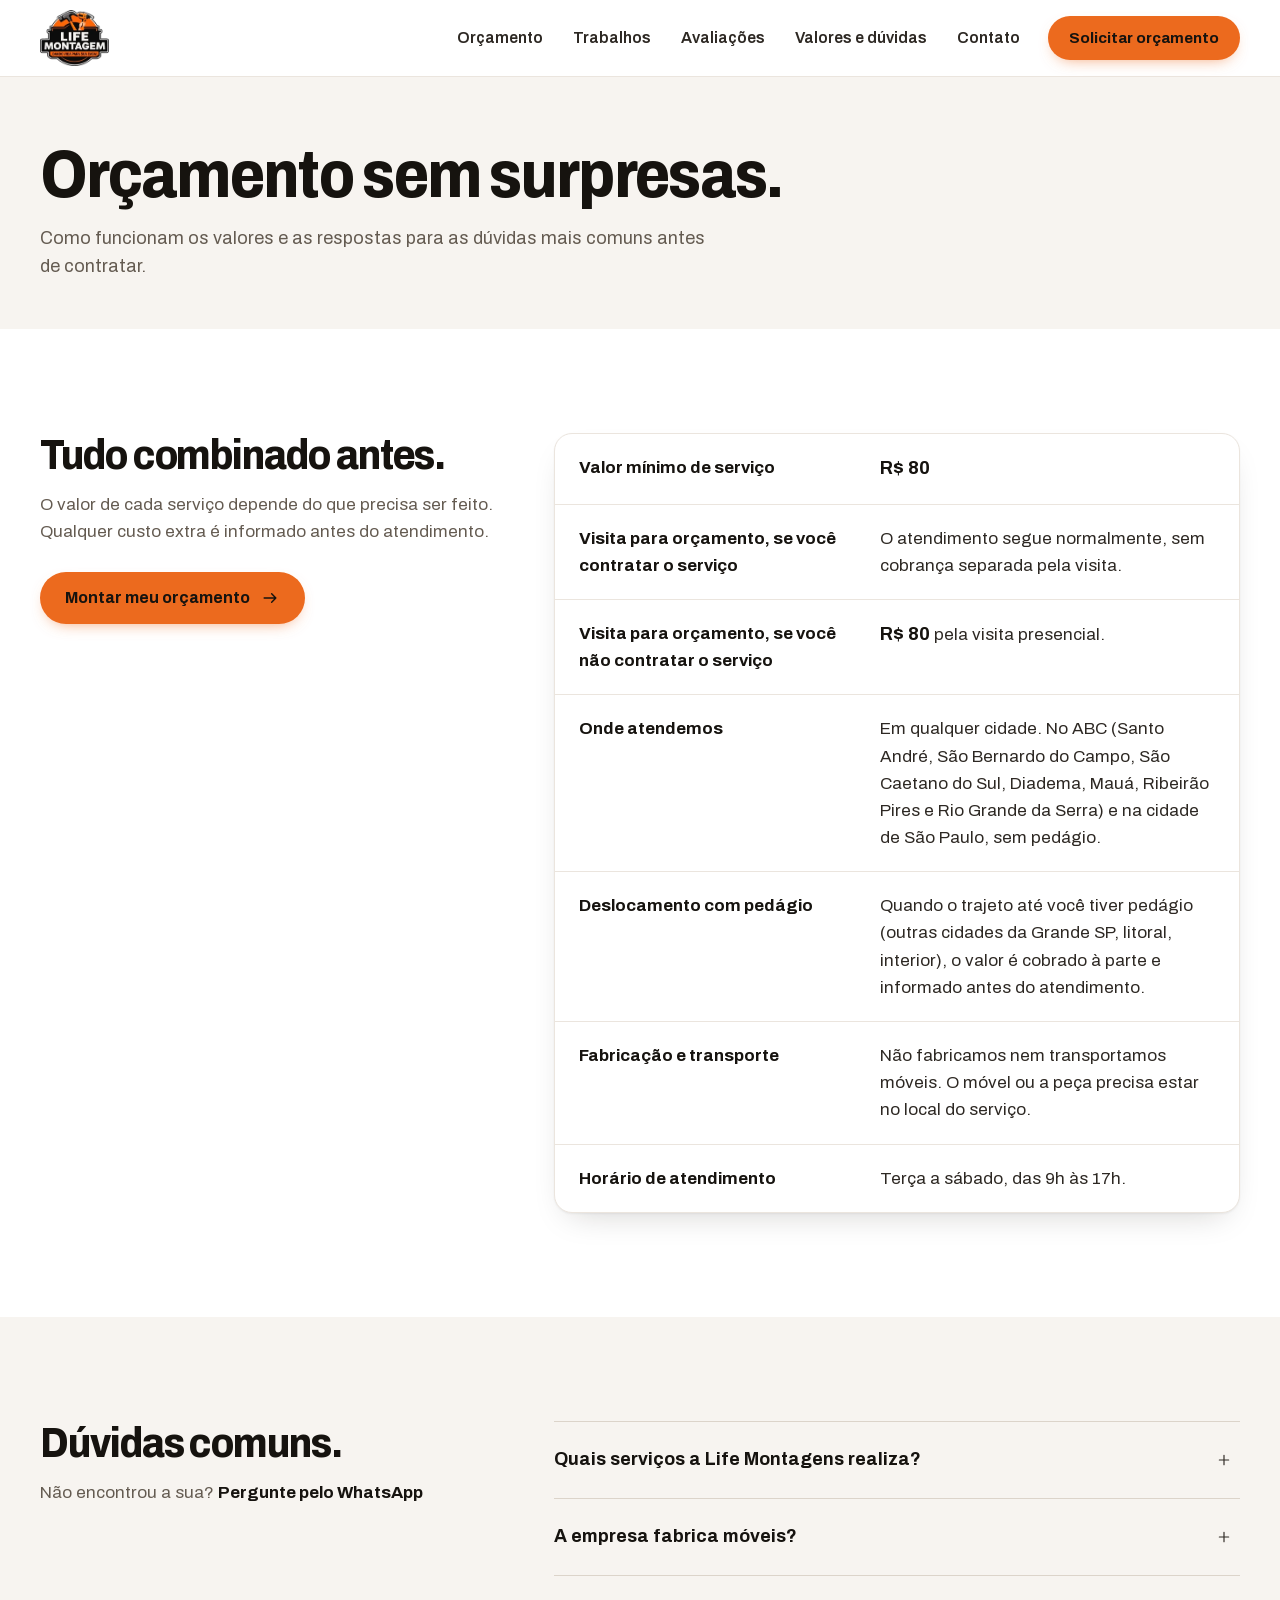
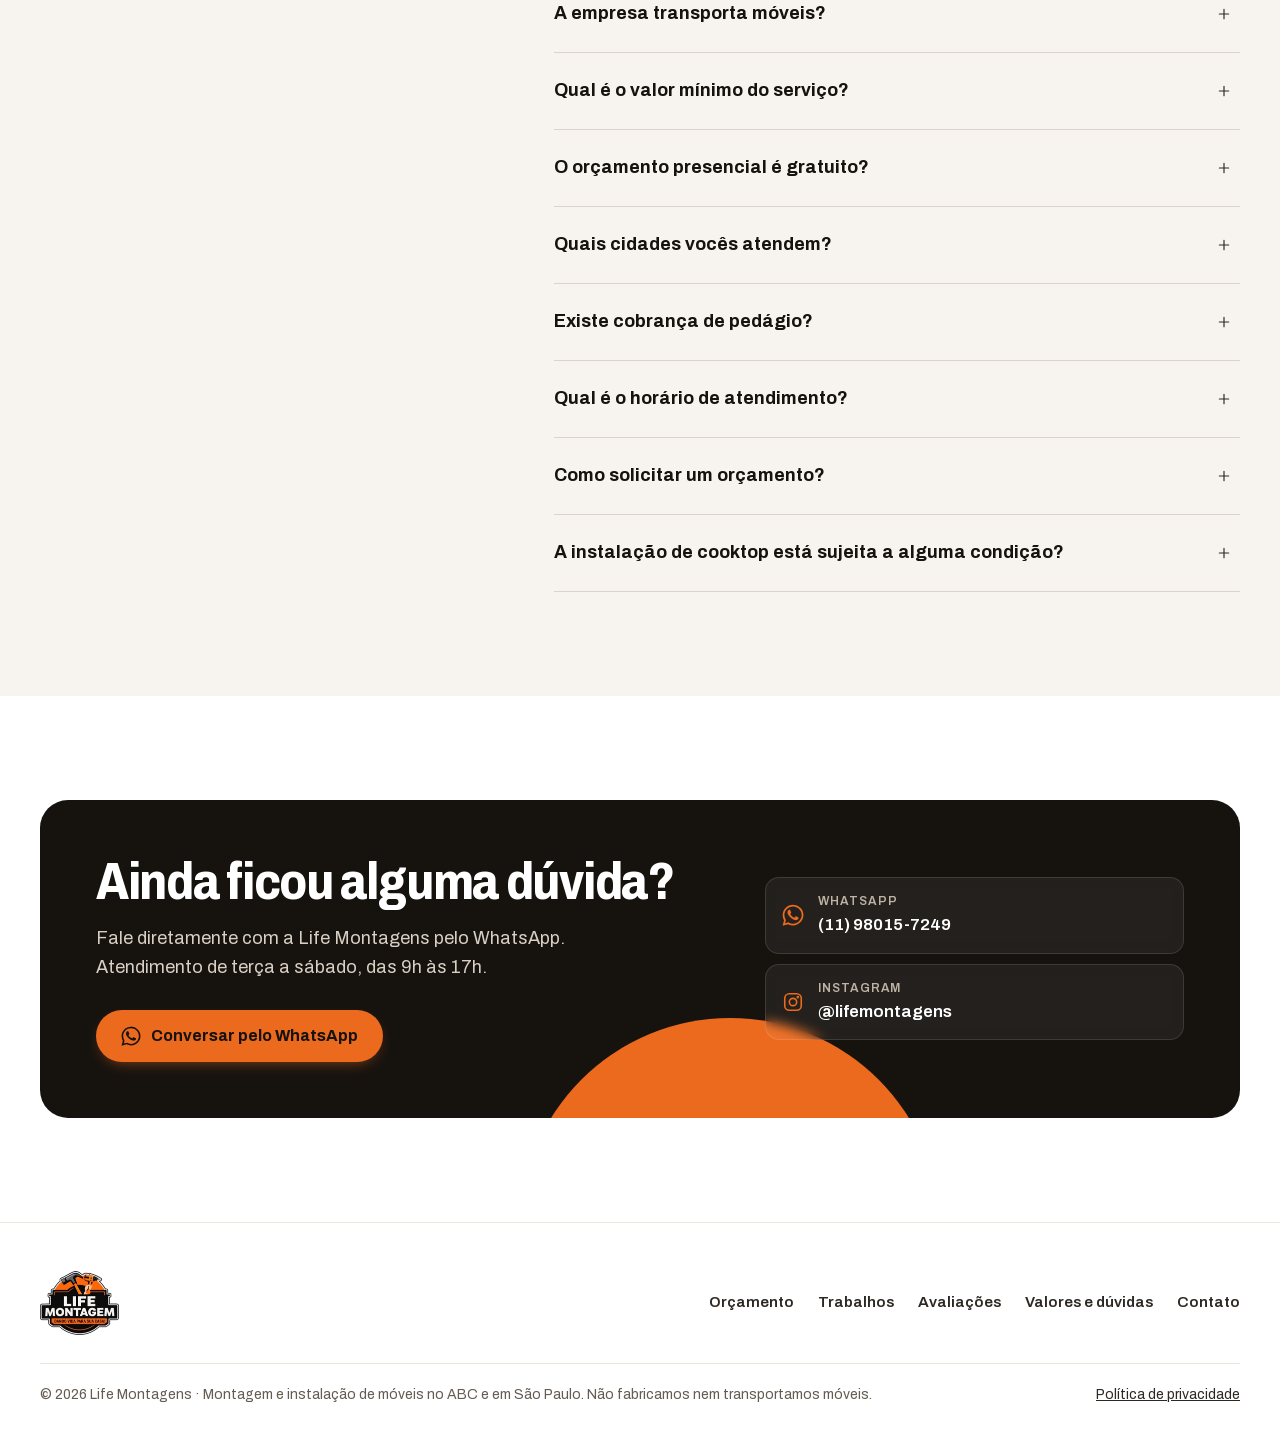
<file: duvidas.html>
<!doctype html>
<html lang="pt-BR">
<head>
  <meta charset="utf-8">
  <meta name="viewport" content="width=device-width, initial-scale=1">
  <title>Valores e Dúvidas | Life Montagens, Montador de Móveis</title>
  <meta name="description" content="Valor mínimo, taxa de visita para orçamento, pedágio e respostas sobre montagem de móveis, suporte de TV, cortinas e cooktop com a Life Montagens.">
  <link rel="canonical" href="https://www.lifemontagem.com.br/duvidas.html">
  <meta name="theme-color" content="#ffffff">
  <meta property="og:type" content="website">
  <meta property="og:locale" content="pt_BR">
  <meta property="og:title" content="Valores e Dúvidas | Life Montagens">
  <meta property="og:description" content="Valor mínimo, taxa de visita, pedágio e perguntas frequentes.">
  <meta property="og:url" content="https://www.lifemontagem.com.br/duvidas.html">
  <meta property="og:image" content="https://www.lifemontagem.com.br/assets/img/og-image.jpg">
  <link rel="icon" type="image/png" sizes="32x32" href="assets/img/favicon-32.png">
  <link rel="apple-touch-icon" href="assets/img/apple-touch-icon.png">
  <link rel="preload" href="assets/fonts/archivo-var-latin.woff2" as="font" type="font/woff2" crossorigin>
  <link rel="stylesheet" href="assets/css/style.css">
</head>
<body>

<svg xmlns="http://www.w3.org/2000/svg" style="display:none">
  <symbol id="i-wa" viewBox="0 0 24 24"><path fill="currentColor" d="M17.47 14.38c-.3-.15-1.76-.87-2.03-.97-.27-.1-.47-.15-.67.15-.2.3-.77.97-.94 1.17-.17.2-.35.22-.65.07-.3-.15-1.26-.46-2.4-1.48-.89-.79-1.49-1.77-1.66-2.07-.17-.3-.02-.46.13-.61.13-.13.3-.35.45-.52.15-.17.2-.3.3-.5.1-.2.05-.37-.02-.52-.08-.15-.67-1.62-.92-2.22-.24-.58-.49-.5-.67-.51h-.57c-.2 0-.52.07-.8.37-.27.3-1.04 1.02-1.04 2.48s1.07 2.88 1.21 3.08c.15.2 2.1 3.2 5.08 4.49.71.31 1.26.49 1.69.63.71.23 1.36.2 1.87.12.57-.08 1.76-.72 2-1.41.25-.7.25-1.29.17-1.41-.07-.13-.27-.2-.57-.35M12.05 21.5h-.01a9.4 9.4 0 0 1-4.8-1.31l-.34-.2-3.57.93.95-3.48-.22-.36a9.38 9.38 0 0 1-1.44-5.01c0-5.2 4.23-9.42 9.43-9.42 2.52 0 4.88.98 6.66 2.76a9.36 9.36 0 0 1 2.76 6.67c0 5.2-4.23 9.42-9.42 9.42m8.02-17.44A11.27 11.27 0 0 0 12.05.75C5.8.75.72 5.83.72 12.08c0 2 .52 3.95 1.52 5.66L.62 23.62l6.01-1.58a11.3 11.3 0 0 0 5.42 1.38h.01c6.25 0 11.33-5.08 11.33-11.33 0-3.03-1.18-5.87-3.32-8.01"/></symbol>
  <symbol id="i-ig" viewBox="0 0 24 24"><g fill="none" stroke="currentColor" stroke-width="1.75" stroke-linecap="round" stroke-linejoin="round"><rect x="3" y="3" width="18" height="18" rx="5"/><circle cx="12" cy="12" r="4"/><circle cx="17.3" cy="6.7" r=".6" fill="currentColor"/></g></symbol>
  <symbol id="i-clock" viewBox="0 0 24 24"><g fill="none" stroke="currentColor" stroke-width="1.75" stroke-linecap="round" stroke-linejoin="round"><circle cx="12" cy="12" r="9"/><path d="M12 7.5V12l3 2"/></g></symbol>
  <symbol id="i-pin" viewBox="0 0 24 24"><g fill="none" stroke="currentColor" stroke-width="1.75" stroke-linecap="round" stroke-linejoin="round"><path d="M12 21s-7-6.2-7-11.5a7 7 0 0 1 14 0C19 14.8 12 21 12 21Z"/><circle cx="12" cy="9.5" r="2.5"/></g></symbol>
  <symbol id="i-arrow" viewBox="0 0 24 24"><path fill="none" stroke="currentColor" stroke-width="1.75" stroke-linecap="round" stroke-linejoin="round" stroke-width="2.2" d="M5 12h14m-5-5 5 5-5 5"/></symbol>
  <symbol id="i-left" viewBox="0 0 24 24"><path fill="none" stroke="currentColor" stroke-width="1.75" stroke-linecap="round" stroke-linejoin="round" stroke-width="2.2" d="M19 12H5m5-5-5 5 5 5"/></symbol>
  <symbol id="i-right" viewBox="0 0 24 24"><path fill="none" stroke="currentColor" stroke-width="1.75" stroke-linecap="round" stroke-linejoin="round" stroke-width="2.2" d="M5 12h14m-5-5 5 5-5 5"/></symbol>
  <symbol id="i-star" viewBox="0 0 24 24"><path fill="currentColor" d="m12 2.8 2.8 5.8 6.3.8-4.6 4.4 1.1 6.3L12 17.1l-5.6 3 1.1-6.3-4.6-4.4 6.3-.8z"/></symbol>
  <symbol id="i-stars5" viewBox="0 0 120 24"><g fill="currentColor"><path d="m12 2.8 2.8 5.8 6.3.8-4.6 4.4 1.1 6.3L12 17.1l-5.6 3 1.1-6.3-4.6-4.4 6.3-.8z"/><path transform="translate(24)" d="m12 2.8 2.8 5.8 6.3.8-4.6 4.4 1.1 6.3L12 17.1l-5.6 3 1.1-6.3-4.6-4.4 6.3-.8z"/><path transform="translate(48)" d="m12 2.8 2.8 5.8 6.3.8-4.6 4.4 1.1 6.3L12 17.1l-5.6 3 1.1-6.3-4.6-4.4 6.3-.8z"/><path transform="translate(72)" d="m12 2.8 2.8 5.8 6.3.8-4.6 4.4 1.1 6.3L12 17.1l-5.6 3 1.1-6.3-4.6-4.4 6.3-.8z"/><path transform="translate(96)" d="m12 2.8 2.8 5.8 6.3.8-4.6 4.4 1.1 6.3L12 17.1l-5.6 3 1.1-6.3-4.6-4.4 6.3-.8z"/></g></symbol>
  <symbol id="i-check" viewBox="0 0 24 24"><path fill="none" stroke="currentColor" stroke-width="1.75" stroke-linecap="round" stroke-linejoin="round" stroke-width="3" d="m5 12.5 4.5 4.5L19 7.5"/></symbol>
  <symbol id="i-menu" viewBox="0 0 24 24"><path fill="none" stroke="currentColor" stroke-width="1.75" stroke-linecap="round" stroke-linejoin="round" stroke-width="2.2" d="M4 7h16M4 12h16M4 17h16"/></symbol>
  <symbol id="i-close" viewBox="0 0 24 24"><path fill="none" stroke="currentColor" stroke-width="1.75" stroke-linecap="round" stroke-linejoin="round" stroke-width="2.2" d="m6 6 12 12M18 6 6 18"/></symbol>
  <symbol id="i-plus" viewBox="0 0 24 24"><path fill="none" stroke="currentColor" stroke-width="1.75" stroke-linecap="round" stroke-linejoin="round" stroke-width="2.2" d="M12 5v14M5 12h14"/></symbol>
  <symbol id="i-dot" viewBox="0 0 16 16"><path fill="none" stroke="currentColor" stroke-width="1.75" stroke-linecap="round" stroke-linejoin="round" stroke-width="2" d="m3.5 8.5 3 3 6-7"/></symbol>
  <symbol id="i-quote" viewBox="0 0 24 24"><path fill="currentColor" d="M10 6H5.5A1.5 1.5 0 0 0 4 7.5V13h4v.5A3.5 3.5 0 0 1 4.5 17v2.5A6 6 0 0 0 10.5 13.5V6.5zm10 0h-4.5A1.5 1.5 0 0 0 14 7.5V13h4v.5a3.5 3.5 0 0 1-3.5 3.5v2.5a6 6 0 0 0 6-6V6.5z"/></symbol>
  <symbol id="i-expand" viewBox="0 0 24 24"><path fill="none" stroke="currentColor" stroke-width="1.75" stroke-linecap="round" stroke-linejoin="round" stroke-width="2" d="M14 4h6v6M10 20H4v-6M20 4l-7 7M4 20l7-7"/></symbol>
  <symbol id="i-minus" viewBox="0 0 24 24"><path fill="none" stroke="currentColor" stroke-width="1.75" stroke-linecap="round" stroke-linejoin="round" stroke-width="2.2" d="M5 12h14"/></symbol>
  <symbol id="r-quarto" viewBox="0 0 24 24"><g fill="none" stroke="currentColor" stroke-width="1.75" stroke-linecap="round" stroke-linejoin="round"><path d="M3 18V7M3 14h18v4M21 14v-2.5A2.5 2.5 0 0 0 18.5 9H11v5"/><circle cx="7" cy="11" r="1.8"/></g></symbol>
  <symbol id="r-sala" viewBox="0 0 24 24"><g fill="none" stroke="currentColor" stroke-width="1.75" stroke-linecap="round" stroke-linejoin="round"><path d="M5 11V8a2 2 0 0 1 2-2h10a2 2 0 0 1 2 2v3"/><path d="M3 13a2 2 0 0 1 4 0v2h10v-2a2 2 0 0 1 4 0v4H3zM5 17v2M19 17v2"/></g></symbol>
  <symbol id="r-cozinha" viewBox="0 0 24 24"><g fill="none" stroke="currentColor" stroke-width="1.75" stroke-linecap="round" stroke-linejoin="round"><rect x="5" y="3" width="14" height="18" rx="2"/><path d="M5 10h14M8 6.5v1M8 13v3"/></g></symbol>
  <symbol id="r-banheiro" viewBox="0 0 24 24"><g fill="none" stroke="currentColor" stroke-width="1.75" stroke-linecap="round" stroke-linejoin="round"><path d="M3 12h18v2a5 5 0 0 1-5 5H8a5 5 0 0 1-5-5zM6 12V5.5A1.5 1.5 0 0 1 7.5 4 1.5 1.5 0 0 1 9 5.5M7 19l-1 2M17 19l1 2"/></g></symbol>
  <symbol id="r-lavanderia" viewBox="0 0 24 24"><g fill="none" stroke="currentColor" stroke-width="1.75" stroke-linecap="round" stroke-linejoin="round"><rect x="4" y="3" width="16" height="18" rx="2"/><circle cx="12" cy="13" r="4.5"/><path d="M7.5 6.5h.01M10.5 6.5h3"/></g></symbol>
  <symbol id="r-escritorio" viewBox="0 0 24 24"><g fill="none" stroke="currentColor" stroke-width="1.75" stroke-linecap="round" stroke-linejoin="round"><rect x="3" y="4" width="18" height="11" rx="1.5"/><path d="M8 20h8M12 15v5"/></g></symbol>
  <symbol id="r-reparos" viewBox="0 0 24 24"><path fill="none" stroke="currentColor" stroke-width="1.75" stroke-linecap="round" stroke-linejoin="round" d="M14.5 6.5a3.5 3.5 0 0 0 4.4 4.4l1.6 1.6-8 8-3-3 1.6-1.6a3.5 3.5 0 0 0-4.4-4.4L3.5 8.3l5-5 3 3z"/></symbol>
  <symbol id="i-pause" viewBox="0 0 16 16"><path fill="currentColor" d="M4 3h3v10H4zm5 0h3v10H9z"/></symbol>
  <symbol id="i-play" viewBox="0 0 16 16"><path fill="currentColor" d="M4 2.5v11l9-5.5z"/></symbol>
  <symbol id="i-google" viewBox="0 0 48 48"><path fill="#FFC107" d="M43.6 20.5H42V20H24v8h11.3C33.7 32.7 29.2 36 24 36c-6.6 0-12-5.4-12-12s5.4-12 12-12c3.1 0 5.8 1.2 7.9 3l5.7-5.7C34 6.1 29.3 4 24 4 12.9 4 4 12.9 4 24s8.9 20 20 20 20-8.9 20-20c0-1.3-.1-2.6-.4-3.5z"/><path fill="#FF3D00" d="m6.3 14.7 6.6 4.8C14.7 15.1 19 12 24 12c3.1 0 5.8 1.2 7.9 3l5.7-5.7C34 6.1 29.3 4 24 4 16.3 4 9.7 8.3 6.3 14.7z"/><path fill="#4CAF50" d="M24 44c5.2 0 9.9-2 13.4-5.2l-6.2-5.2A11.9 11.9 0 0 1 24 36c-5.2 0-9.6-3.3-11.3-8l-6.5 5C9.5 39.6 16.2 44 24 44z"/><path fill="#1976D2" d="M43.6 20.5H42V20H24v8h11.3a12 12 0 0 1-4.1 5.6l6.2 5.2C37 39.2 44 34 44 24c0-1.3-.1-2.6-.4-3.5z"/></symbol>
  <symbol id="s-montagem" viewBox="0 0 24 24"><g fill="none" stroke="currentColor" stroke-width="1.75" stroke-linecap="round" stroke-linejoin="round"><rect x="5" y="3" width="14" height="16" rx="1.5"/><path d="M12 3v16M10 10v2.5M14 10v2.5M7 19v2M17 19v2"/></g></symbol>
  <symbol id="s-desmontagem" viewBox="0 0 24 24"><g fill="none" stroke="currentColor" stroke-width="1.75" stroke-linecap="round" stroke-linejoin="round"><rect x="3" y="4" width="7" height="16" rx="1"/><path d="m14 6 6-1.5v15L14 18z"/><path d="M11.5 12h2"/></g></symbol>
  <symbol id="s-tv" viewBox="0 0 24 24"><g fill="none" stroke="currentColor" stroke-width="1.75" stroke-linecap="round" stroke-linejoin="round"><rect x="3" y="4" width="18" height="11" rx="1.5"/><path d="M12 15v4M8.5 19h7"/></g></symbol>
  <symbol id="s-cortina" viewBox="0 0 24 24"><g fill="none" stroke="currentColor" stroke-width="1.75" stroke-linecap="round" stroke-linejoin="round"><path d="M2.5 4h19M5 4v15.5M19 4v15.5M5 4c0 6.5 2.6 11 5.5 15.5M19 4c0 6.5-2.6 11-5.5 15.5"/></g></symbol>
  <symbol id="s-cooktop" viewBox="0 0 24 24"><g fill="none" stroke="currentColor" stroke-width="1.75" stroke-linecap="round" stroke-linejoin="round"><rect x="3" y="4.5" width="18" height="15" rx="2"/><circle cx="8.5" cy="9.5" r="2.3"/><circle cx="15.5" cy="9.5" r="2.3"/><circle cx="8.5" cy="15.5" r="1.5"/><circle cx="15.5" cy="15.5" r="1.5"/></g></symbol>
  <symbol id="s-recorte" viewBox="0 0 24 24"><g fill="none" stroke="currentColor" stroke-width="1.75" stroke-linecap="round" stroke-linejoin="round"><rect x="3" y="8" width="18" height="8" rx="1"/><path stroke-dasharray="2 2.2" d="M12 4.5v15"/></g></symbol>
  <symbol id="s-pecas" viewBox="0 0 24 24"><g fill="none" stroke="currentColor" stroke-width="1.75" stroke-linecap="round" stroke-linejoin="round"><rect x="3.5" y="5" width="6.5" height="14" rx="1"/><rect x="14" y="5" width="6.5" height="14" rx="1"/><path d="M10 8h4M10 12h4M10 16h4"/></g></symbol>
</svg>

<a class="skip-link" href="#conteudo">Pular para o conteúdo</a>

<header class="site-header">
  <div class="wrap header-inner">
    <a class="brand" href="index.html" aria-label="Life Montagens, página inicial">
      <picture>
        <source srcset="assets/img/logo-128.webp" type="image/webp">
        <img src="assets/img/logo-128.png" alt="Life Montagens" width="157" height="128">
      </picture>
    </a>
    <button class="menu-toggle" type="button" aria-expanded="false" aria-controls="menu-principal">
      <svg class="i-open" aria-hidden="true"><use href="#i-menu"/></svg>
      <svg class="i-close" aria-hidden="true"><use href="#i-close"/></svg>
      <span class="visually-hidden">Menu</span>
    </button>
    <nav class="main-nav" id="menu-principal" aria-label="Menu principal">
      <ul>
        <li><a href="orcamento.html">Orçamento</a></li>
        <li><a href="trabalhos.html">Trabalhos</a></li>
        <li><a href="avaliacoes.html">Avaliações</a></li>
        <li><a href="duvidas.html">Valores e dúvidas</a></li>
        <li><a href="index.html#contato">Contato</a></li>
      </ul>
      <a class="btn btn-primary nav-cta" href="orcamento.html">Solicitar orçamento</a>
    </nav>
    <a class="btn btn-primary header-cta" href="orcamento.html">Solicitar orçamento</a>
  </div>
</header>

<main id="conteudo">
  <section class="page-hero">
    <div class="wrap">
      <h1 class="display">Orçamento sem surpresas.</h1>
      <p>Como funcionam os valores e as respostas para as dúvidas mais comuns antes de contratar.</p>
    </div>
  </section>

  <section class="section" aria-labelledby="titulo-condicoes">
    <div class="wrap two-col">
      <div class="sticky">
        <h2 class="display" id="titulo-condicoes">Tudo combinado antes.</h2>
        <p class="lead">O valor de cada serviço depende do que precisa ser feito. Qualquer custo extra é informado antes do atendimento.</p>
        <a class="btn btn-primary" href="orcamento.html">Montar meu orçamento<svg aria-hidden="true"><use href="#i-arrow"/></svg></a>
      </div>
      <dl class="terms">
        <div class="terms-row"><dt>Valor mínimo de serviço</dt><dd><strong>R$ 80</strong></dd></div>
        <div class="terms-row"><dt>Visita para orçamento, se você contratar o serviço</dt><dd>O atendimento segue normalmente, sem cobrança separada pela visita.</dd></div>
        <div class="terms-row"><dt>Visita para orçamento, se você não contratar o serviço</dt><dd><strong>R$ 80</strong> pela visita presencial.</dd></div>
        <div class="terms-row"><dt>Onde atendemos</dt><dd>Em qualquer cidade. No ABC (Santo André, São Bernardo do Campo, São Caetano do Sul, Diadema, Mauá, Ribeirão Pires e Rio Grande da Serra) e na cidade de São Paulo, sem pedágio.</dd></div>
        <div class="terms-row"><dt>Deslocamento com pedágio</dt><dd>Quando o trajeto até você tiver pedágio (outras cidades da Grande SP, litoral, interior), o valor é cobrado à parte e informado antes do atendimento.</dd></div>
        <div class="terms-row"><dt>Fabricação e transporte</dt><dd>Não fabricamos nem transportamos móveis. O móvel ou a peça precisa estar no local do serviço.</dd></div>
        <div class="terms-row"><dt>Horário de atendimento</dt><dd>Terça a sábado, das 9h às 17h.</dd></div>
      </dl>
    </div>
  </section>

  <section class="section section-soft" aria-labelledby="titulo-faq">
    <div class="wrap two-col">
      <div class="sticky">
        <h2 class="display" id="titulo-faq">Dúvidas comuns.</h2>
        <p class="lead">Não encontrou a sua? <a class="link-arrow" href="https://wa.me/5511980157249?text=Ol%C3%A1%21%20Conheci%20a%20Life%20Montagens%20pelo%20site%20e%20gostaria%20de%20solicitar%20um%20or%C3%A7amento.%20Poderia%20me%20orientar%3F" data-wa target="_blank" rel="noopener">Pergunte pelo WhatsApp</a></p>
      </div>
      <div class="faq-list">
        <details class="faq-item"><summary><h3>Quais serviços a Life Montagens realiza?</h3><span class="pm" aria-hidden="true"><svg><use href="#i-plus"/></svg></span></summary>
          <div class="answer"><p>Montagem e desmontagem de móveis, instalação de suporte para TV, instalação de cortinas e persianas, instalação de cooktop, adaptações e recortes em móveis e troca de peças como roldanas, pistões, dobradiças e trilhos.</p></div></details>
        <details class="faq-item"><summary><h3>A empresa fabrica móveis?</h3><span class="pm" aria-hidden="true"><svg><use href="#i-plus"/></svg></span></summary>
          <div class="answer"><p>Não. A empresa trabalha com montagem, desmontagem, instalações, adaptações e reparos.</p></div></details>
        <details class="faq-item"><summary><h3>A empresa transporta móveis?</h3><span class="pm" aria-hidden="true"><svg><use href="#i-plus"/></svg></span></summary>
          <div class="answer"><p>Não realizamos transporte de móveis.</p></div></details>
        <details class="faq-item"><summary><h3>Qual é o valor mínimo do serviço?</h3><span class="pm" aria-hidden="true"><svg><use href="#i-plus"/></svg></span></summary>
          <div class="answer"><p>O valor mínimo é R$ 80.</p></div></details>
        <details class="faq-item"><summary><h3>O orçamento presencial é gratuito?</h3><span class="pm" aria-hidden="true"><svg><use href="#i-plus"/></svg></span></summary>
          <div class="answer"><p>Se você contratar o serviço, não há cobrança separada pela visita de orçamento. Se decidir não contratar após a visita, é cobrada uma taxa de R$ 80.</p></div></details>
        <details class="faq-item"><summary><h3>Quais cidades vocês atendem?</h3><span class="pm" aria-hidden="true"><svg><use href="#i-plus"/></svg></span></summary>
          <div class="answer"><p>Montamos em qualquer cidade. No ABC (Santo André, São Bernardo do Campo, São Caetano do Sul, Diadema, Mauá, Ribeirão Pires e Rio Grande da Serra) e na cidade de São Paulo não há cobrança de pedágio. Nas demais cidades, o pedágio do trajeto é cobrado à parte.</p></div></details>
        <details class="faq-item"><summary><h3>Existe cobrança de pedágio?</h3><span class="pm" aria-hidden="true"><svg><use href="#i-plus"/></svg></span></summary>
          <div class="answer"><p>Sim, quando é preciso se deslocar por um trajeto com pedágio (por exemplo, litoral, interior ou outras cidades da Grande SP). O valor é sempre informado antes.</p></div></details>
        <details class="faq-item"><summary><h3>Qual é o horário de atendimento?</h3><span class="pm" aria-hidden="true"><svg><use href="#i-plus"/></svg></span></summary>
          <div class="answer"><p>De terça-feira a sábado, das 9h às 17h.</p></div></details>
        <details class="faq-item"><summary><h3>Como solicitar um orçamento?</h3><span class="pm" aria-hidden="true"><svg><use href="#i-plus"/></svg></span></summary>
          <div class="answer"><p>Escolha os serviços na <a href="orcamento.html">página inicial</a> e envie o pedido, ou chame direto no WhatsApp <a href="https://wa.me/5511980157249?text=Ol%C3%A1%21%20Conheci%20a%20Life%20Montagens%20pelo%20site%20e%20gostaria%20de%20solicitar%20um%20or%C3%A7amento.%20Poderia%20me%20orientar%3F" data-wa target="_blank" rel="noopener">(11) 98015-7249</a>. Fotos do móvel, das peças ou do local ajudam a entender a necessidade.</p></div></details>
        <details class="faq-item"><summary><h3>A instalação de cooktop está sujeita a alguma condição?</h3><span class="pm" aria-hidden="true"><svg><use href="#i-plus"/></svg></span></summary>
          <div class="answer"><p>Sim. A execução depende da compatibilidade do equipamento e das condições do local, respeitando os requisitos de segurança aplicáveis.</p></div></details>
      </div>
    </div>
  </section>

  <section class="section contact" style="padding-top:104px" aria-labelledby="titulo-contato">
    <div class="wrap">
      <div class="contact-card">
        <div>
          <h2 class="display" id="titulo-contato">Ainda ficou alguma dúvida?</h2>
          <p>Fale diretamente com a Life Montagens pelo WhatsApp. Atendimento de terça a sábado, das 9h às 17h.</p>
          <a class="btn btn-primary" href="https://wa.me/5511980157249?text=Ol%C3%A1%21%20Conheci%20a%20Life%20Montagens%20pelo%20site%20e%20gostaria%20de%20solicitar%20um%20or%C3%A7amento.%20Poderia%20me%20orientar%3F" data-wa target="_blank" rel="noopener"><svg aria-hidden="true"><use href="#i-wa"/></svg>Conversar pelo WhatsApp</a>
        </div>
        <div class="contact-list">
          <a href="https://wa.me/5511980157249?text=Ol%C3%A1%21%20Conheci%20a%20Life%20Montagens%20pelo%20site%20e%20gostaria%20de%20solicitar%20um%20or%C3%A7amento.%20Poderia%20me%20orientar%3F" data-wa target="_blank" rel="noopener"><svg aria-hidden="true"><use href="#i-wa"/></svg><span><small>WhatsApp</small><b>(11) 98015-7249</b></span></a>
          <a href="https://www.instagram.com/lifemontagens/" target="_blank" rel="noopener"><svg aria-hidden="true"><use href="#i-ig"/></svg><span><small>Instagram</small><b>@lifemontagens</b></span></a>
        </div>
      </div>
    </div>
  </section>
</main>

<footer class="site-footer">
  <div class="wrap">
    <div class="footer-row">
      <picture>
        <source srcset="assets/img/logo-128.webp" type="image/webp">
        <img src="assets/img/logo-128.png" alt="Life Montagens" width="157" height="128" loading="lazy">
      </picture>
      <nav class="footer-nav" aria-label="Rodapé">
        <a href="orcamento.html">Orçamento</a>
        <a href="trabalhos.html">Trabalhos</a>
        <a href="avaliacoes.html">Avaliações</a>
        <a href="duvidas.html">Valores e dúvidas</a>
        <a href="index.html#contato">Contato</a>
      </nav>
    </div>
    <div class="footer-bottom">
      <span>© <span id="ano">2026</span> Life Montagens · Montagem e instalação de móveis no ABC e em São Paulo. Não fabricamos nem transportamos móveis.</span>
      <a href="privacidade.html">Política de privacidade</a>
    </div>
  </div>
</footer>

<a class="wa-float is-hidden" href="https://wa.me/5511980157249?text=Ol%C3%A1%21%20Conheci%20a%20Life%20Montagens%20pelo%20site%20e%20gostaria%20de%20solicitar%20um%20or%C3%A7amento.%20Poderia%20me%20orientar%3F" data-wa target="_blank" rel="noopener" aria-label="Conversar com a Life Montagens pelo WhatsApp">
  <svg aria-hidden="true"><use href="#i-wa"/></svg>
</a>

<script src="assets/js/main.js" defer></script>
</body>
</html>
</file>
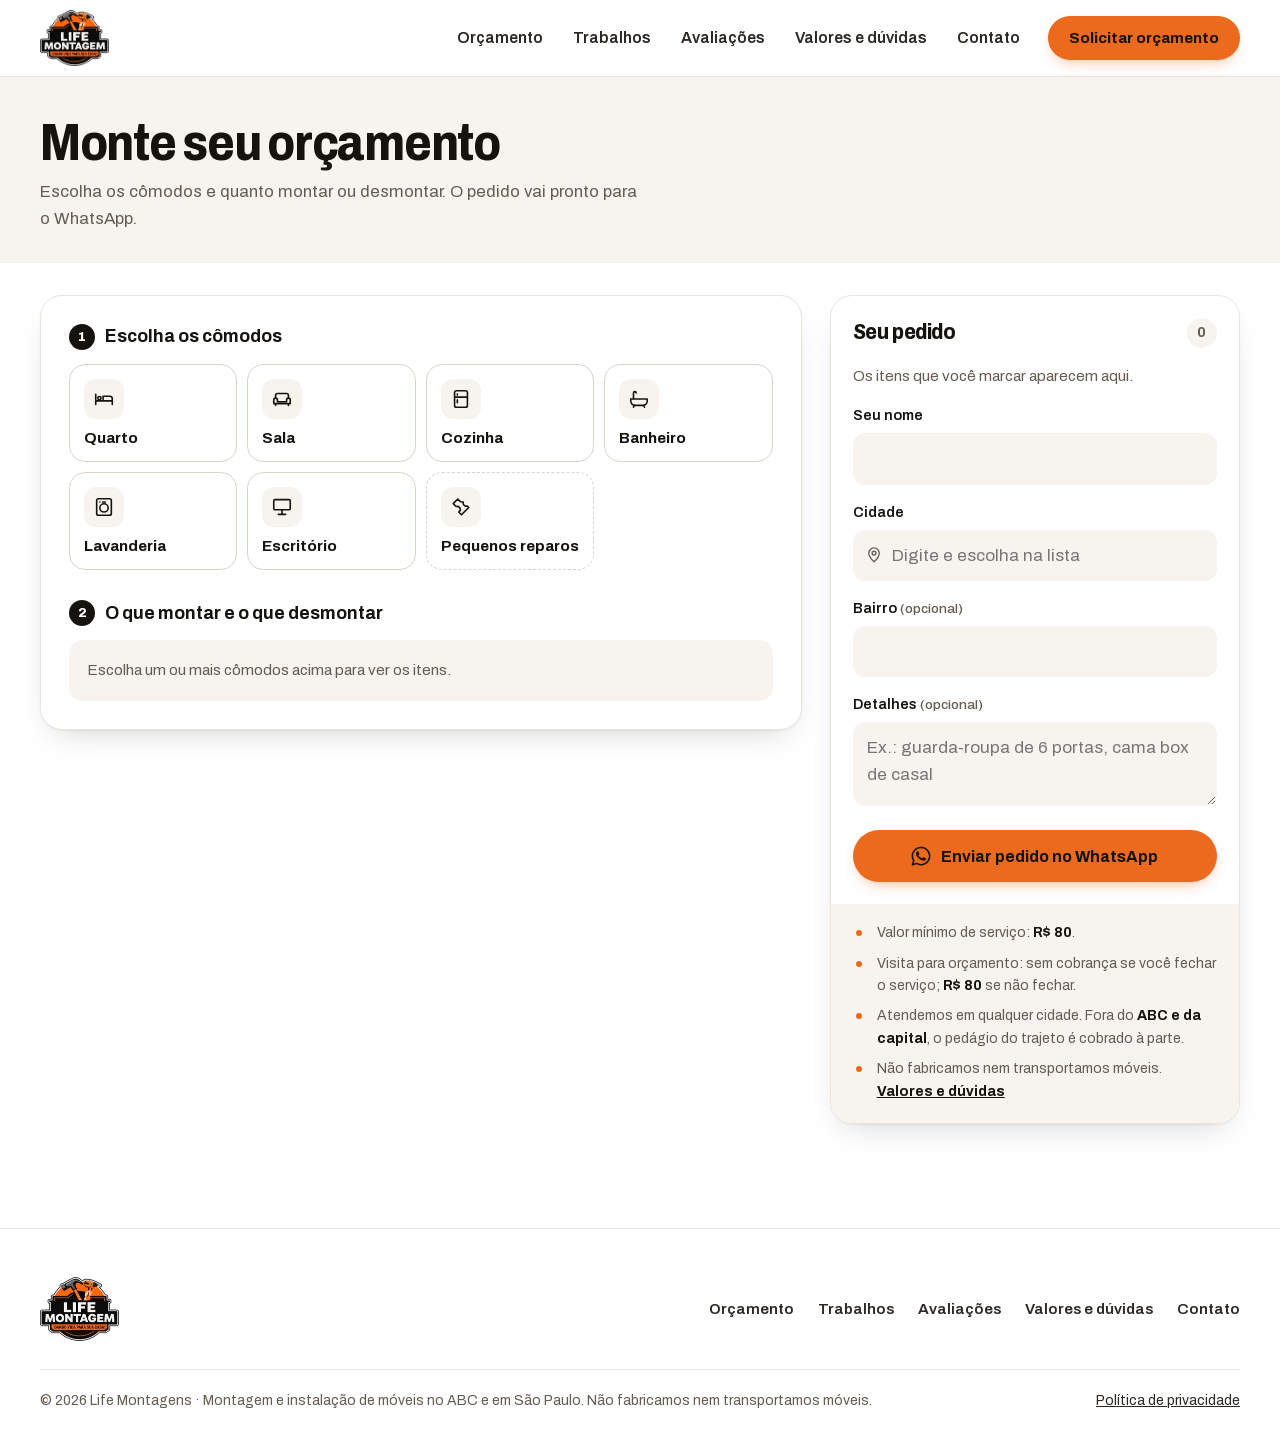
<file: orcamento.html>
<!doctype html>
<html lang="pt-BR">
<head>
  <meta charset="utf-8">
  <meta name="viewport" content="width=device-width, initial-scale=1">
  <title>Orçamento | Life Montagens, Montador de Móveis</title>
  <meta name="description" content="Monte seu orçamento por cômodo: escolha o que montar, desmontar ou reparar, informe a cidade e envie pelo WhatsApp.">
  <link rel="canonical" href="https://www.lifemontagem.com.br/orcamento.html">
  <meta name="theme-color" content="#ffffff">
  <meta property="og:type" content="website">
  <meta property="og:locale" content="pt_BR">
  <meta property="og:title" content="Orçamento | Life Montagens">
  <meta property="og:description" content="Monte seu orçamento por cômodo e envie pelo WhatsApp.">
  <meta property="og:url" content="https://www.lifemontagem.com.br/orcamento.html">
  <meta property="og:image" content="https://www.lifemontagem.com.br/assets/img/og-image.jpg">
  <link rel="icon" type="image/png" sizes="32x32" href="assets/img/favicon-32.png">
  <link rel="apple-touch-icon" href="assets/img/apple-touch-icon.png">
  <link rel="preload" href="assets/fonts/archivo-var-latin.woff2" as="font" type="font/woff2" crossorigin>
  <link rel="stylesheet" href="assets/css/style.css">
</head>
<body>

<svg xmlns="http://www.w3.org/2000/svg" style="display:none">
  <symbol id="i-wa" viewBox="0 0 24 24"><path fill="currentColor" d="M17.47 14.38c-.3-.15-1.76-.87-2.03-.97-.27-.1-.47-.15-.67.15-.2.3-.77.97-.94 1.17-.17.2-.35.22-.65.07-.3-.15-1.26-.46-2.4-1.48-.89-.79-1.49-1.77-1.66-2.07-.17-.3-.02-.46.13-.61.13-.13.3-.35.45-.52.15-.17.2-.3.3-.5.1-.2.05-.37-.02-.52-.08-.15-.67-1.62-.92-2.22-.24-.58-.49-.5-.67-.51h-.57c-.2 0-.52.07-.8.37-.27.3-1.04 1.02-1.04 2.48s1.07 2.88 1.21 3.08c.15.2 2.1 3.2 5.08 4.49.71.31 1.26.49 1.69.63.71.23 1.36.2 1.87.12.57-.08 1.76-.72 2-1.41.25-.7.25-1.29.17-1.41-.07-.13-.27-.2-.57-.35M12.05 21.5h-.01a9.4 9.4 0 0 1-4.8-1.31l-.34-.2-3.57.93.95-3.48-.22-.36a9.38 9.38 0 0 1-1.44-5.01c0-5.2 4.23-9.42 9.43-9.42 2.52 0 4.88.98 6.66 2.76a9.36 9.36 0 0 1 2.76 6.67c0 5.2-4.23 9.42-9.42 9.42m8.02-17.44A11.27 11.27 0 0 0 12.05.75C5.8.75.72 5.83.72 12.08c0 2 .52 3.95 1.52 5.66L.62 23.62l6.01-1.58a11.3 11.3 0 0 0 5.42 1.38h.01c6.25 0 11.33-5.08 11.33-11.33 0-3.03-1.18-5.87-3.32-8.01"/></symbol>
  <symbol id="i-ig" viewBox="0 0 24 24"><g fill="none" stroke="currentColor" stroke-width="1.75" stroke-linecap="round" stroke-linejoin="round"><rect x="3" y="3" width="18" height="18" rx="5"/><circle cx="12" cy="12" r="4"/><circle cx="17.3" cy="6.7" r=".6" fill="currentColor"/></g></symbol>
  <symbol id="i-clock" viewBox="0 0 24 24"><g fill="none" stroke="currentColor" stroke-width="1.75" stroke-linecap="round" stroke-linejoin="round"><circle cx="12" cy="12" r="9"/><path d="M12 7.5V12l3 2"/></g></symbol>
  <symbol id="i-pin" viewBox="0 0 24 24"><g fill="none" stroke="currentColor" stroke-width="1.75" stroke-linecap="round" stroke-linejoin="round"><path d="M12 21s-7-6.2-7-11.5a7 7 0 0 1 14 0C19 14.8 12 21 12 21Z"/><circle cx="12" cy="9.5" r="2.5"/></g></symbol>
  <symbol id="i-arrow" viewBox="0 0 24 24"><path fill="none" stroke="currentColor" stroke-width="1.75" stroke-linecap="round" stroke-linejoin="round" stroke-width="2.2" d="M5 12h14m-5-5 5 5-5 5"/></symbol>
  <symbol id="i-left" viewBox="0 0 24 24"><path fill="none" stroke="currentColor" stroke-width="1.75" stroke-linecap="round" stroke-linejoin="round" stroke-width="2.2" d="M19 12H5m5-5-5 5 5 5"/></symbol>
  <symbol id="i-right" viewBox="0 0 24 24"><path fill="none" stroke="currentColor" stroke-width="1.75" stroke-linecap="round" stroke-linejoin="round" stroke-width="2.2" d="M5 12h14m-5-5 5 5-5 5"/></symbol>
  <symbol id="i-star" viewBox="0 0 24 24"><path fill="currentColor" d="m12 2.8 2.8 5.8 6.3.8-4.6 4.4 1.1 6.3L12 17.1l-5.6 3 1.1-6.3-4.6-4.4 6.3-.8z"/></symbol>
  <symbol id="i-stars5" viewBox="0 0 120 24"><g fill="currentColor"><path d="m12 2.8 2.8 5.8 6.3.8-4.6 4.4 1.1 6.3L12 17.1l-5.6 3 1.1-6.3-4.6-4.4 6.3-.8z"/><path transform="translate(24)" d="m12 2.8 2.8 5.8 6.3.8-4.6 4.4 1.1 6.3L12 17.1l-5.6 3 1.1-6.3-4.6-4.4 6.3-.8z"/><path transform="translate(48)" d="m12 2.8 2.8 5.8 6.3.8-4.6 4.4 1.1 6.3L12 17.1l-5.6 3 1.1-6.3-4.6-4.4 6.3-.8z"/><path transform="translate(72)" d="m12 2.8 2.8 5.8 6.3.8-4.6 4.4 1.1 6.3L12 17.1l-5.6 3 1.1-6.3-4.6-4.4 6.3-.8z"/><path transform="translate(96)" d="m12 2.8 2.8 5.8 6.3.8-4.6 4.4 1.1 6.3L12 17.1l-5.6 3 1.1-6.3-4.6-4.4 6.3-.8z"/></g></symbol>
  <symbol id="i-check" viewBox="0 0 24 24"><path fill="none" stroke="currentColor" stroke-width="1.75" stroke-linecap="round" stroke-linejoin="round" stroke-width="3" d="m5 12.5 4.5 4.5L19 7.5"/></symbol>
  <symbol id="i-menu" viewBox="0 0 24 24"><path fill="none" stroke="currentColor" stroke-width="1.75" stroke-linecap="round" stroke-linejoin="round" stroke-width="2.2" d="M4 7h16M4 12h16M4 17h16"/></symbol>
  <symbol id="i-close" viewBox="0 0 24 24"><path fill="none" stroke="currentColor" stroke-width="1.75" stroke-linecap="round" stroke-linejoin="round" stroke-width="2.2" d="m6 6 12 12M18 6 6 18"/></symbol>
  <symbol id="i-plus" viewBox="0 0 24 24"><path fill="none" stroke="currentColor" stroke-width="1.75" stroke-linecap="round" stroke-linejoin="round" stroke-width="2.2" d="M12 5v14M5 12h14"/></symbol>
  <symbol id="i-dot" viewBox="0 0 16 16"><path fill="none" stroke="currentColor" stroke-width="1.75" stroke-linecap="round" stroke-linejoin="round" stroke-width="2" d="m3.5 8.5 3 3 6-7"/></symbol>
  <symbol id="i-quote" viewBox="0 0 24 24"><path fill="currentColor" d="M10 6H5.5A1.5 1.5 0 0 0 4 7.5V13h4v.5A3.5 3.5 0 0 1 4.5 17v2.5A6 6 0 0 0 10.5 13.5V6.5zm10 0h-4.5A1.5 1.5 0 0 0 14 7.5V13h4v.5a3.5 3.5 0 0 1-3.5 3.5v2.5a6 6 0 0 0 6-6V6.5z"/></symbol>
  <symbol id="i-expand" viewBox="0 0 24 24"><path fill="none" stroke="currentColor" stroke-width="1.75" stroke-linecap="round" stroke-linejoin="round" stroke-width="2" d="M14 4h6v6M10 20H4v-6M20 4l-7 7M4 20l7-7"/></symbol>
  <symbol id="i-minus" viewBox="0 0 24 24"><path fill="none" stroke="currentColor" stroke-width="1.75" stroke-linecap="round" stroke-linejoin="round" stroke-width="2.2" d="M5 12h14"/></symbol>
  <symbol id="r-quarto" viewBox="0 0 24 24"><g fill="none" stroke="currentColor" stroke-width="1.75" stroke-linecap="round" stroke-linejoin="round"><path d="M3 18V7M3 14h18v4M21 14v-2.5A2.5 2.5 0 0 0 18.5 9H11v5"/><circle cx="7" cy="11" r="1.8"/></g></symbol>
  <symbol id="r-sala" viewBox="0 0 24 24"><g fill="none" stroke="currentColor" stroke-width="1.75" stroke-linecap="round" stroke-linejoin="round"><path d="M5 11V8a2 2 0 0 1 2-2h10a2 2 0 0 1 2 2v3"/><path d="M3 13a2 2 0 0 1 4 0v2h10v-2a2 2 0 0 1 4 0v4H3zM5 17v2M19 17v2"/></g></symbol>
  <symbol id="r-cozinha" viewBox="0 0 24 24"><g fill="none" stroke="currentColor" stroke-width="1.75" stroke-linecap="round" stroke-linejoin="round"><rect x="5" y="3" width="14" height="18" rx="2"/><path d="M5 10h14M8 6.5v1M8 13v3"/></g></symbol>
  <symbol id="r-banheiro" viewBox="0 0 24 24"><g fill="none" stroke="currentColor" stroke-width="1.75" stroke-linecap="round" stroke-linejoin="round"><path d="M3 12h18v2a5 5 0 0 1-5 5H8a5 5 0 0 1-5-5zM6 12V5.5A1.5 1.5 0 0 1 7.5 4 1.5 1.5 0 0 1 9 5.5M7 19l-1 2M17 19l1 2"/></g></symbol>
  <symbol id="r-lavanderia" viewBox="0 0 24 24"><g fill="none" stroke="currentColor" stroke-width="1.75" stroke-linecap="round" stroke-linejoin="round"><rect x="4" y="3" width="16" height="18" rx="2"/><circle cx="12" cy="13" r="4.5"/><path d="M7.5 6.5h.01M10.5 6.5h3"/></g></symbol>
  <symbol id="r-escritorio" viewBox="0 0 24 24"><g fill="none" stroke="currentColor" stroke-width="1.75" stroke-linecap="round" stroke-linejoin="round"><rect x="3" y="4" width="18" height="11" rx="1.5"/><path d="M8 20h8M12 15v5"/></g></symbol>
  <symbol id="r-reparos" viewBox="0 0 24 24"><path fill="none" stroke="currentColor" stroke-width="1.75" stroke-linecap="round" stroke-linejoin="round" d="M14.5 6.5a3.5 3.5 0 0 0 4.4 4.4l1.6 1.6-8 8-3-3 1.6-1.6a3.5 3.5 0 0 0-4.4-4.4L3.5 8.3l5-5 3 3z"/></symbol>
  <symbol id="i-pause" viewBox="0 0 16 16"><path fill="currentColor" d="M4 3h3v10H4zm5 0h3v10H9z"/></symbol>
  <symbol id="i-play" viewBox="0 0 16 16"><path fill="currentColor" d="M4 2.5v11l9-5.5z"/></symbol>
  <symbol id="i-google" viewBox="0 0 48 48"><path fill="#FFC107" d="M43.6 20.5H42V20H24v8h11.3C33.7 32.7 29.2 36 24 36c-6.6 0-12-5.4-12-12s5.4-12 12-12c3.1 0 5.8 1.2 7.9 3l5.7-5.7C34 6.1 29.3 4 24 4 12.9 4 4 12.9 4 24s8.9 20 20 20 20-8.9 20-20c0-1.3-.1-2.6-.4-3.5z"/><path fill="#FF3D00" d="m6.3 14.7 6.6 4.8C14.7 15.1 19 12 24 12c3.1 0 5.8 1.2 7.9 3l5.7-5.7C34 6.1 29.3 4 24 4 16.3 4 9.7 8.3 6.3 14.7z"/><path fill="#4CAF50" d="M24 44c5.2 0 9.9-2 13.4-5.2l-6.2-5.2A11.9 11.9 0 0 1 24 36c-5.2 0-9.6-3.3-11.3-8l-6.5 5C9.5 39.6 16.2 44 24 44z"/><path fill="#1976D2" d="M43.6 20.5H42V20H24v8h11.3a12 12 0 0 1-4.1 5.6l6.2 5.2C37 39.2 44 34 44 24c0-1.3-.1-2.6-.4-3.5z"/></symbol>
  <symbol id="s-montagem" viewBox="0 0 24 24"><g fill="none" stroke="currentColor" stroke-width="1.75" stroke-linecap="round" stroke-linejoin="round"><rect x="5" y="3" width="14" height="16" rx="1.5"/><path d="M12 3v16M10 10v2.5M14 10v2.5M7 19v2M17 19v2"/></g></symbol>
  <symbol id="s-desmontagem" viewBox="0 0 24 24"><g fill="none" stroke="currentColor" stroke-width="1.75" stroke-linecap="round" stroke-linejoin="round"><rect x="3" y="4" width="7" height="16" rx="1"/><path d="m14 6 6-1.5v15L14 18z"/><path d="M11.5 12h2"/></g></symbol>
  <symbol id="s-tv" viewBox="0 0 24 24"><g fill="none" stroke="currentColor" stroke-width="1.75" stroke-linecap="round" stroke-linejoin="round"><rect x="3" y="4" width="18" height="11" rx="1.5"/><path d="M12 15v4M8.5 19h7"/></g></symbol>
  <symbol id="s-cortina" viewBox="0 0 24 24"><g fill="none" stroke="currentColor" stroke-width="1.75" stroke-linecap="round" stroke-linejoin="round"><path d="M2.5 4h19M5 4v15.5M19 4v15.5M5 4c0 6.5 2.6 11 5.5 15.5M19 4c0 6.5-2.6 11-5.5 15.5"/></g></symbol>
  <symbol id="s-cooktop" viewBox="0 0 24 24"><g fill="none" stroke="currentColor" stroke-width="1.75" stroke-linecap="round" stroke-linejoin="round"><rect x="3" y="4.5" width="18" height="15" rx="2"/><circle cx="8.5" cy="9.5" r="2.3"/><circle cx="15.5" cy="9.5" r="2.3"/><circle cx="8.5" cy="15.5" r="1.5"/><circle cx="15.5" cy="15.5" r="1.5"/></g></symbol>
  <symbol id="s-recorte" viewBox="0 0 24 24"><g fill="none" stroke="currentColor" stroke-width="1.75" stroke-linecap="round" stroke-linejoin="round"><rect x="3" y="8" width="18" height="8" rx="1"/><path stroke-dasharray="2 2.2" d="M12 4.5v15"/></g></symbol>
  <symbol id="s-pecas" viewBox="0 0 24 24"><g fill="none" stroke="currentColor" stroke-width="1.75" stroke-linecap="round" stroke-linejoin="round"><rect x="3.5" y="5" width="6.5" height="14" rx="1"/><rect x="14" y="5" width="6.5" height="14" rx="1"/><path d="M10 8h4M10 12h4M10 16h4"/></g></symbol>
</svg>

<a class="skip-link" href="#conteudo">Pular para o conteúdo</a>

<header class="site-header">
  <div class="wrap header-inner">
    <a class="brand" href="index.html" aria-label="Life Montagens, página inicial">
      <picture>
        <source srcset="assets/img/logo-128.webp" type="image/webp">
        <img src="assets/img/logo-128.png" alt="Life Montagens" width="157" height="128">
      </picture>
    </a>
    <button class="menu-toggle" type="button" aria-expanded="false" aria-controls="menu-principal">
      <svg class="i-open" aria-hidden="true"><use href="#i-menu"/></svg>
      <svg class="i-close" aria-hidden="true"><use href="#i-close"/></svg>
      <span class="visually-hidden">Menu</span>
    </button>
    <nav class="main-nav" id="menu-principal" aria-label="Menu principal">
      <ul>
        <li><a href="orcamento.html">Orçamento</a></li>
        <li><a href="trabalhos.html">Trabalhos</a></li>
        <li><a href="avaliacoes.html">Avaliações</a></li>
        <li><a href="duvidas.html">Valores e dúvidas</a></li>
        <li><a href="index.html#contato">Contato</a></li>
      </ul>
      <a class="btn btn-primary nav-cta" href="orcamento.html">Solicitar orçamento</a>
    </nav>
    <a class="btn btn-primary header-cta" href="orcamento.html">Solicitar orçamento</a>
  </div>
</header>

<main id="conteudo">
  <section class="page-hero page-hero-sm">
    <div class="wrap">
      <h1 class="display">Monte seu orçamento</h1>
      <p>Escolha os cômodos e quanto montar ou desmontar. O pedido vai pronto para o WhatsApp.</p>
    </div>
  </section>

  <section class="section section-tight" id="servicos" aria-label="Orçamento">
    <div class="wrap">
      <div class="builder">
        <div class="planner">

          <div class="step">
            <h3 class="step-title" id="titulo-comodos"><span class="step-n">1</span>Escolha os cômodos</h3>
            <div class="rooms" role="group" aria-labelledby="titulo-comodos">
              <button class="room" type="button" aria-pressed="false" data-room="quarto" aria-controls="painel-quarto"><span class="room-ic"><svg aria-hidden="true"><use href="#r-quarto"/></svg></span><span class="room-name">Quarto</span><span class="room-badge" aria-hidden="true"></span></button>
              <button class="room" type="button" aria-pressed="false" data-room="sala" aria-controls="painel-sala"><span class="room-ic"><svg aria-hidden="true"><use href="#r-sala"/></svg></span><span class="room-name">Sala</span><span class="room-badge" aria-hidden="true"></span></button>
              <button class="room" type="button" aria-pressed="false" data-room="cozinha" aria-controls="painel-cozinha"><span class="room-ic"><svg aria-hidden="true"><use href="#r-cozinha"/></svg></span><span class="room-name">Cozinha</span><span class="room-badge" aria-hidden="true"></span></button>
              <button class="room" type="button" aria-pressed="false" data-room="banheiro" aria-controls="painel-banheiro"><span class="room-ic"><svg aria-hidden="true"><use href="#r-banheiro"/></svg></span><span class="room-name">Banheiro</span><span class="room-badge" aria-hidden="true"></span></button>
              <button class="room" type="button" aria-pressed="false" data-room="lavanderia" aria-controls="painel-lavanderia"><span class="room-ic"><svg aria-hidden="true"><use href="#r-lavanderia"/></svg></span><span class="room-name">Lavanderia</span><span class="room-badge" aria-hidden="true"></span></button>
              <button class="room" type="button" aria-pressed="false" data-room="escritorio" aria-controls="painel-escritorio"><span class="room-ic"><svg aria-hidden="true"><use href="#r-escritorio"/></svg></span><span class="room-name">Escritório</span><span class="room-badge" aria-hidden="true"></span></button>
              <button class="room room-repair" type="button" aria-pressed="false" data-room="reparos" aria-controls="painel-reparos"><span class="room-ic"><svg aria-hidden="true"><use href="#r-reparos"/></svg></span><span class="room-name">Pequenos reparos</span><span class="room-badge" aria-hidden="true"></span></button>
            </div>
          </div>

          <div class="step">
            <h3 class="step-title"><span class="step-n">2</span>O que montar e o que desmontar</h3>
            <p class="rooms-empty" id="comodos-vazio">Escolha um ou mais cômodos acima para ver os itens.</p>
            <section class="panel" id="painel-quarto" data-room="quarto" data-nome="Quarto" aria-label="Quarto" hidden>
              <header class="panel-head"><span class="room-ic"><svg aria-hidden="true"><use href="#r-quarto"/></svg></span><h4>Quarto</h4><button class="panel-close" type="button" data-fechar-comodo="quarto"><svg aria-hidden="true"><use href="#i-close"/></svg><span class="visually-hidden">Remover Quarto</span></button></header>
              <div class="cols" aria-hidden="true"><span>Item</span><span>Montar</span><span>Desmontar</span></div><ul class="items">
                <li class="item" data-spec="portas"><span class="item-name">Guarda-roupa<small class="spec-hint">informe as portas</small></span><span class="acao" data-acao="montar"><span class="acao-label">Montar</span><span class="stepper"><button type="button" data-q="-1" aria-label="Diminuir: montar Guarda-roupa (Quarto)" disabled><svg aria-hidden="true"><use href="#i-minus"/></svg></button><output data-item="Guarda-roupa" data-acao="montar" aria-label="Quantidade para montar Guarda-roupa (Quarto)">0</output><button type="button" data-q="1" aria-label="Aumentar: montar Guarda-roupa (Quarto)"><svg aria-hidden="true"><use href="#i-plus"/></svg></button></span></span><span class="acao" data-acao="desmontar"><span class="acao-label">Desmontar</span><span class="stepper"><button type="button" data-q="-1" aria-label="Diminuir: desmontar Guarda-roupa (Quarto)" disabled><svg aria-hidden="true"><use href="#i-minus"/></svg></button><output data-item="Guarda-roupa" data-acao="desmontar" aria-label="Quantidade para desmontar Guarda-roupa (Quarto)">0</output><button type="button" data-q="1" aria-label="Aumentar: desmontar Guarda-roupa (Quarto)"><svg aria-hidden="true"><use href="#i-plus"/></svg></button></span></span><div class="specs" hidden></div></li>
                <li class="item" data-spec="modulos"><span class="item-name">Guarda-roupa modular<small class="spec-hint">informe os módulos</small></span><span class="acao" data-acao="montar"><span class="acao-label">Montar</span><span class="stepper"><button type="button" data-q="-1" aria-label="Diminuir: montar Guarda-roupa modular (Quarto)" disabled><svg aria-hidden="true"><use href="#i-minus"/></svg></button><output data-item="Guarda-roupa modular" data-acao="montar" aria-label="Quantidade para montar Guarda-roupa modular (Quarto)">0</output><button type="button" data-q="1" aria-label="Aumentar: montar Guarda-roupa modular (Quarto)"><svg aria-hidden="true"><use href="#i-plus"/></svg></button></span></span><span class="acao" data-acao="desmontar"><span class="acao-label">Desmontar</span><span class="stepper"><button type="button" data-q="-1" aria-label="Diminuir: desmontar Guarda-roupa modular (Quarto)" disabled><svg aria-hidden="true"><use href="#i-minus"/></svg></button><output data-item="Guarda-roupa modular" data-acao="desmontar" aria-label="Quantidade para desmontar Guarda-roupa modular (Quarto)">0</output><button type="button" data-q="1" aria-label="Aumentar: desmontar Guarda-roupa modular (Quarto)"><svg aria-hidden="true"><use href="#i-plus"/></svg></button></span></span><div class="specs" hidden></div></li>
                <li class="item"><span class="item-name">Cama</span><span class="acao" data-acao="montar"><span class="acao-label">Montar</span><span class="stepper"><button type="button" data-q="-1" aria-label="Diminuir: montar Cama (Quarto)" disabled><svg aria-hidden="true"><use href="#i-minus"/></svg></button><output data-item="Cama" data-acao="montar" aria-label="Quantidade para montar Cama (Quarto)">0</output><button type="button" data-q="1" aria-label="Aumentar: montar Cama (Quarto)"><svg aria-hidden="true"><use href="#i-plus"/></svg></button></span></span><span class="acao" data-acao="desmontar"><span class="acao-label">Desmontar</span><span class="stepper"><button type="button" data-q="-1" aria-label="Diminuir: desmontar Cama (Quarto)" disabled><svg aria-hidden="true"><use href="#i-minus"/></svg></button><output data-item="Cama" data-acao="desmontar" aria-label="Quantidade para desmontar Cama (Quarto)">0</output><button type="button" data-q="1" aria-label="Aumentar: desmontar Cama (Quarto)"><svg aria-hidden="true"><use href="#i-plus"/></svg></button></span></span></li>
                <li class="item"><span class="item-name">Cômoda</span><span class="acao" data-acao="montar"><span class="acao-label">Montar</span><span class="stepper"><button type="button" data-q="-1" aria-label="Diminuir: montar Cômoda (Quarto)" disabled><svg aria-hidden="true"><use href="#i-minus"/></svg></button><output data-item="Cômoda" data-acao="montar" aria-label="Quantidade para montar Cômoda (Quarto)">0</output><button type="button" data-q="1" aria-label="Aumentar: montar Cômoda (Quarto)"><svg aria-hidden="true"><use href="#i-plus"/></svg></button></span></span><span class="acao" data-acao="desmontar"><span class="acao-label">Desmontar</span><span class="stepper"><button type="button" data-q="-1" aria-label="Diminuir: desmontar Cômoda (Quarto)" disabled><svg aria-hidden="true"><use href="#i-minus"/></svg></button><output data-item="Cômoda" data-acao="desmontar" aria-label="Quantidade para desmontar Cômoda (Quarto)">0</output><button type="button" data-q="1" aria-label="Aumentar: desmontar Cômoda (Quarto)"><svg aria-hidden="true"><use href="#i-plus"/></svg></button></span></span></li>
                <li class="item"><span class="item-name">Mesa de cabeceira</span><span class="acao" data-acao="montar"><span class="acao-label">Montar</span><span class="stepper"><button type="button" data-q="-1" aria-label="Diminuir: montar Mesa de cabeceira (Quarto)" disabled><svg aria-hidden="true"><use href="#i-minus"/></svg></button><output data-item="Mesa de cabeceira" data-acao="montar" aria-label="Quantidade para montar Mesa de cabeceira (Quarto)">0</output><button type="button" data-q="1" aria-label="Aumentar: montar Mesa de cabeceira (Quarto)"><svg aria-hidden="true"><use href="#i-plus"/></svg></button></span></span><span class="acao" data-acao="desmontar"><span class="acao-label">Desmontar</span><span class="stepper"><button type="button" data-q="-1" aria-label="Diminuir: desmontar Mesa de cabeceira (Quarto)" disabled><svg aria-hidden="true"><use href="#i-minus"/></svg></button><output data-item="Mesa de cabeceira" data-acao="desmontar" aria-label="Quantidade para desmontar Mesa de cabeceira (Quarto)">0</output><button type="button" data-q="1" aria-label="Aumentar: desmontar Mesa de cabeceira (Quarto)"><svg aria-hidden="true"><use href="#i-plus"/></svg></button></span></span></li>
                <li class="item" data-spec="metros"><span class="item-name">Painel de TV<small class="spec-hint">de 0,80 a 2,50 m</small></span><span class="acao" data-acao="montar"><span class="acao-label">Montar</span><span class="stepper"><button type="button" data-q="-1" aria-label="Diminuir: montar Painel de TV (Quarto)" disabled><svg aria-hidden="true"><use href="#i-minus"/></svg></button><output data-item="Painel de TV" data-acao="montar" aria-label="Quantidade para montar Painel de TV (Quarto)">0</output><button type="button" data-q="1" aria-label="Aumentar: montar Painel de TV (Quarto)"><svg aria-hidden="true"><use href="#i-plus"/></svg></button></span></span><span class="acao" data-acao="desmontar"><span class="acao-label">Desmontar</span><span class="stepper"><button type="button" data-q="-1" aria-label="Diminuir: desmontar Painel de TV (Quarto)" disabled><svg aria-hidden="true"><use href="#i-minus"/></svg></button><output data-item="Painel de TV" data-acao="desmontar" aria-label="Quantidade para desmontar Painel de TV (Quarto)">0</output><button type="button" data-q="1" aria-label="Aumentar: desmontar Painel de TV (Quarto)"><svg aria-hidden="true"><use href="#i-plus"/></svg></button></span></span><div class="specs" hidden></div></li>
                <li class="item"><span class="item-name">Suporte de TV</span><span class="acao" data-acao="montar"><span class="acao-label">Montar</span><span class="stepper"><button type="button" data-q="-1" aria-label="Diminuir: montar Suporte de TV (Quarto)" disabled><svg aria-hidden="true"><use href="#i-minus"/></svg></button><output data-item="Suporte de TV" data-acao="montar" aria-label="Quantidade para montar Suporte de TV (Quarto)">0</output><button type="button" data-q="1" aria-label="Aumentar: montar Suporte de TV (Quarto)"><svg aria-hidden="true"><use href="#i-plus"/></svg></button></span></span><span class="acao" data-acao="desmontar"><span class="acao-label">Desmontar</span><span class="stepper"><button type="button" data-q="-1" aria-label="Diminuir: desmontar Suporte de TV (Quarto)" disabled><svg aria-hidden="true"><use href="#i-minus"/></svg></button><output data-item="Suporte de TV" data-acao="desmontar" aria-label="Quantidade para desmontar Suporte de TV (Quarto)">0</output><button type="button" data-q="1" aria-label="Aumentar: desmontar Suporte de TV (Quarto)"><svg aria-hidden="true"><use href="#i-plus"/></svg></button></span></span></li>
                <li class="item"><span class="item-name">Mesa</span><span class="acao" data-acao="montar"><span class="acao-label">Montar</span><span class="stepper"><button type="button" data-q="-1" aria-label="Diminuir: montar Mesa (Quarto)" disabled><svg aria-hidden="true"><use href="#i-minus"/></svg></button><output data-item="Mesa" data-acao="montar" aria-label="Quantidade para montar Mesa (Quarto)">0</output><button type="button" data-q="1" aria-label="Aumentar: montar Mesa (Quarto)"><svg aria-hidden="true"><use href="#i-plus"/></svg></button></span></span><span class="acao" data-acao="desmontar"><span class="acao-label">Desmontar</span><span class="stepper"><button type="button" data-q="-1" aria-label="Diminuir: desmontar Mesa (Quarto)" disabled><svg aria-hidden="true"><use href="#i-minus"/></svg></button><output data-item="Mesa" data-acao="desmontar" aria-label="Quantidade para desmontar Mesa (Quarto)">0</output><button type="button" data-q="1" aria-label="Aumentar: desmontar Mesa (Quarto)"><svg aria-hidden="true"><use href="#i-plus"/></svg></button></span></span></li>
                <li class="item"><span class="item-name">Cadeira</span><span class="acao" data-acao="montar"><span class="acao-label">Montar</span><span class="stepper"><button type="button" data-q="-1" aria-label="Diminuir: montar Cadeira (Quarto)" disabled><svg aria-hidden="true"><use href="#i-minus"/></svg></button><output data-item="Cadeira" data-acao="montar" aria-label="Quantidade para montar Cadeira (Quarto)">0</output><button type="button" data-q="1" aria-label="Aumentar: montar Cadeira (Quarto)"><svg aria-hidden="true"><use href="#i-plus"/></svg></button></span></span><span class="acao" data-acao="desmontar"><span class="acao-label">Desmontar</span><span class="stepper"><button type="button" data-q="-1" aria-label="Diminuir: desmontar Cadeira (Quarto)" disabled><svg aria-hidden="true"><use href="#i-minus"/></svg></button><output data-item="Cadeira" data-acao="desmontar" aria-label="Quantidade para desmontar Cadeira (Quarto)">0</output><button type="button" data-q="1" aria-label="Aumentar: desmontar Cadeira (Quarto)"><svg aria-hidden="true"><use href="#i-plus"/></svg></button></span></span></li>
                <li class="item"><span class="item-name">Quadro na parede</span><span class="acao" data-acao="montar"><span class="acao-label">Montar</span><span class="stepper"><button type="button" data-q="-1" aria-label="Diminuir: montar Quadro na parede (Quarto)" disabled><svg aria-hidden="true"><use href="#i-minus"/></svg></button><output data-item="Quadro na parede" data-acao="montar" aria-label="Quantidade para montar Quadro na parede (Quarto)">0</output><button type="button" data-q="1" aria-label="Aumentar: montar Quadro na parede (Quarto)"><svg aria-hidden="true"><use href="#i-plus"/></svg></button></span></span><span class="acao" data-acao="desmontar"><span class="acao-label">Desmontar</span><span class="stepper"><button type="button" data-q="-1" aria-label="Diminuir: desmontar Quadro na parede (Quarto)" disabled><svg aria-hidden="true"><use href="#i-minus"/></svg></button><output data-item="Quadro na parede" data-acao="desmontar" aria-label="Quantidade para desmontar Quadro na parede (Quarto)">0</output><button type="button" data-q="1" aria-label="Aumentar: desmontar Quadro na parede (Quarto)"><svg aria-hidden="true"><use href="#i-plus"/></svg></button></span></span></li>
                <li class="item"><span class="item-name">Cortina</span><span class="acao" data-acao="montar"><span class="acao-label">Montar</span><span class="stepper"><button type="button" data-q="-1" aria-label="Diminuir: montar Cortina (Quarto)" disabled><svg aria-hidden="true"><use href="#i-minus"/></svg></button><output data-item="Cortina" data-acao="montar" aria-label="Quantidade para montar Cortina (Quarto)">0</output><button type="button" data-q="1" aria-label="Aumentar: montar Cortina (Quarto)"><svg aria-hidden="true"><use href="#i-plus"/></svg></button></span></span><span class="acao" data-acao="desmontar"><span class="acao-label">Desmontar</span><span class="stepper"><button type="button" data-q="-1" aria-label="Diminuir: desmontar Cortina (Quarto)" disabled><svg aria-hidden="true"><use href="#i-minus"/></svg></button><output data-item="Cortina" data-acao="desmontar" aria-label="Quantidade para desmontar Cortina (Quarto)">0</output><button type="button" data-q="1" aria-label="Aumentar: desmontar Cortina (Quarto)"><svg aria-hidden="true"><use href="#i-plus"/></svg></button></span></span></li>
                <li class="item"><span class="item-name">Persiana</span><span class="acao" data-acao="montar"><span class="acao-label">Montar</span><span class="stepper"><button type="button" data-q="-1" aria-label="Diminuir: montar Persiana (Quarto)" disabled><svg aria-hidden="true"><use href="#i-minus"/></svg></button><output data-item="Persiana" data-acao="montar" aria-label="Quantidade para montar Persiana (Quarto)">0</output><button type="button" data-q="1" aria-label="Aumentar: montar Persiana (Quarto)"><svg aria-hidden="true"><use href="#i-plus"/></svg></button></span></span><span class="acao" data-acao="desmontar"><span class="acao-label">Desmontar</span><span class="stepper"><button type="button" data-q="-1" aria-label="Diminuir: desmontar Persiana (Quarto)" disabled><svg aria-hidden="true"><use href="#i-minus"/></svg></button><output data-item="Persiana" data-acao="desmontar" aria-label="Quantidade para desmontar Persiana (Quarto)">0</output><button type="button" data-q="1" aria-label="Aumentar: desmontar Persiana (Quarto)"><svg aria-hidden="true"><use href="#i-plus"/></svg></button></span></span></li>
              </ul>
            </section>
            <section class="panel" id="painel-sala" data-room="sala" data-nome="Sala" aria-label="Sala" hidden>
              <header class="panel-head"><span class="room-ic"><svg aria-hidden="true"><use href="#r-sala"/></svg></span><h4>Sala</h4><button class="panel-close" type="button" data-fechar-comodo="sala"><svg aria-hidden="true"><use href="#i-close"/></svg><span class="visually-hidden">Remover Sala</span></button></header>
              <div class="cols" aria-hidden="true"><span>Item</span><span>Montar</span><span>Desmontar</span></div><ul class="items">
                <li class="item" data-spec="metros"><span class="item-name">Painel de TV<small class="spec-hint">de 0,80 a 2,50 m</small></span><span class="acao" data-acao="montar"><span class="acao-label">Montar</span><span class="stepper"><button type="button" data-q="-1" aria-label="Diminuir: montar Painel de TV (Sala)" disabled><svg aria-hidden="true"><use href="#i-minus"/></svg></button><output data-item="Painel de TV" data-acao="montar" aria-label="Quantidade para montar Painel de TV (Sala)">0</output><button type="button" data-q="1" aria-label="Aumentar: montar Painel de TV (Sala)"><svg aria-hidden="true"><use href="#i-plus"/></svg></button></span></span><span class="acao" data-acao="desmontar"><span class="acao-label">Desmontar</span><span class="stepper"><button type="button" data-q="-1" aria-label="Diminuir: desmontar Painel de TV (Sala)" disabled><svg aria-hidden="true"><use href="#i-minus"/></svg></button><output data-item="Painel de TV" data-acao="desmontar" aria-label="Quantidade para desmontar Painel de TV (Sala)">0</output><button type="button" data-q="1" aria-label="Aumentar: desmontar Painel de TV (Sala)"><svg aria-hidden="true"><use href="#i-plus"/></svg></button></span></span><div class="specs" hidden></div></li>
                <li class="item" data-spec="metros"><span class="item-name">Rack<small class="spec-hint">de 0,80 a 2,50 m</small></span><span class="acao" data-acao="montar"><span class="acao-label">Montar</span><span class="stepper"><button type="button" data-q="-1" aria-label="Diminuir: montar Rack (Sala)" disabled><svg aria-hidden="true"><use href="#i-minus"/></svg></button><output data-item="Rack" data-acao="montar" aria-label="Quantidade para montar Rack (Sala)">0</output><button type="button" data-q="1" aria-label="Aumentar: montar Rack (Sala)"><svg aria-hidden="true"><use href="#i-plus"/></svg></button></span></span><span class="acao" data-acao="desmontar"><span class="acao-label">Desmontar</span><span class="stepper"><button type="button" data-q="-1" aria-label="Diminuir: desmontar Rack (Sala)" disabled><svg aria-hidden="true"><use href="#i-minus"/></svg></button><output data-item="Rack" data-acao="desmontar" aria-label="Quantidade para desmontar Rack (Sala)">0</output><button type="button" data-q="1" aria-label="Aumentar: desmontar Rack (Sala)"><svg aria-hidden="true"><use href="#i-plus"/></svg></button></span></span><div class="specs" hidden></div></li>
                <li class="item"><span class="item-name">Suporte de TV</span><span class="acao" data-acao="montar"><span class="acao-label">Montar</span><span class="stepper"><button type="button" data-q="-1" aria-label="Diminuir: montar Suporte de TV (Sala)" disabled><svg aria-hidden="true"><use href="#i-minus"/></svg></button><output data-item="Suporte de TV" data-acao="montar" aria-label="Quantidade para montar Suporte de TV (Sala)">0</output><button type="button" data-q="1" aria-label="Aumentar: montar Suporte de TV (Sala)"><svg aria-hidden="true"><use href="#i-plus"/></svg></button></span></span><span class="acao" data-acao="desmontar"><span class="acao-label">Desmontar</span><span class="stepper"><button type="button" data-q="-1" aria-label="Diminuir: desmontar Suporte de TV (Sala)" disabled><svg aria-hidden="true"><use href="#i-minus"/></svg></button><output data-item="Suporte de TV" data-acao="desmontar" aria-label="Quantidade para desmontar Suporte de TV (Sala)">0</output><button type="button" data-q="1" aria-label="Aumentar: desmontar Suporte de TV (Sala)"><svg aria-hidden="true"><use href="#i-plus"/></svg></button></span></span></li>
                <li class="item"><span class="item-name">Mesa</span><span class="acao" data-acao="montar"><span class="acao-label">Montar</span><span class="stepper"><button type="button" data-q="-1" aria-label="Diminuir: montar Mesa (Sala)" disabled><svg aria-hidden="true"><use href="#i-minus"/></svg></button><output data-item="Mesa" data-acao="montar" aria-label="Quantidade para montar Mesa (Sala)">0</output><button type="button" data-q="1" aria-label="Aumentar: montar Mesa (Sala)"><svg aria-hidden="true"><use href="#i-plus"/></svg></button></span></span><span class="acao" data-acao="desmontar"><span class="acao-label">Desmontar</span><span class="stepper"><button type="button" data-q="-1" aria-label="Diminuir: desmontar Mesa (Sala)" disabled><svg aria-hidden="true"><use href="#i-minus"/></svg></button><output data-item="Mesa" data-acao="desmontar" aria-label="Quantidade para desmontar Mesa (Sala)">0</output><button type="button" data-q="1" aria-label="Aumentar: desmontar Mesa (Sala)"><svg aria-hidden="true"><use href="#i-plus"/></svg></button></span></span></li>
                <li class="item"><span class="item-name">Cadeira</span><span class="acao" data-acao="montar"><span class="acao-label">Montar</span><span class="stepper"><button type="button" data-q="-1" aria-label="Diminuir: montar Cadeira (Sala)" disabled><svg aria-hidden="true"><use href="#i-minus"/></svg></button><output data-item="Cadeira" data-acao="montar" aria-label="Quantidade para montar Cadeira (Sala)">0</output><button type="button" data-q="1" aria-label="Aumentar: montar Cadeira (Sala)"><svg aria-hidden="true"><use href="#i-plus"/></svg></button></span></span><span class="acao" data-acao="desmontar"><span class="acao-label">Desmontar</span><span class="stepper"><button type="button" data-q="-1" aria-label="Diminuir: desmontar Cadeira (Sala)" disabled><svg aria-hidden="true"><use href="#i-minus"/></svg></button><output data-item="Cadeira" data-acao="desmontar" aria-label="Quantidade para desmontar Cadeira (Sala)">0</output><button type="button" data-q="1" aria-label="Aumentar: desmontar Cadeira (Sala)"><svg aria-hidden="true"><use href="#i-plus"/></svg></button></span></span></li>
                <li class="item"><span class="item-name">Quadro na parede</span><span class="acao" data-acao="montar"><span class="acao-label">Montar</span><span class="stepper"><button type="button" data-q="-1" aria-label="Diminuir: montar Quadro na parede (Sala)" disabled><svg aria-hidden="true"><use href="#i-minus"/></svg></button><output data-item="Quadro na parede" data-acao="montar" aria-label="Quantidade para montar Quadro na parede (Sala)">0</output><button type="button" data-q="1" aria-label="Aumentar: montar Quadro na parede (Sala)"><svg aria-hidden="true"><use href="#i-plus"/></svg></button></span></span><span class="acao" data-acao="desmontar"><span class="acao-label">Desmontar</span><span class="stepper"><button type="button" data-q="-1" aria-label="Diminuir: desmontar Quadro na parede (Sala)" disabled><svg aria-hidden="true"><use href="#i-minus"/></svg></button><output data-item="Quadro na parede" data-acao="desmontar" aria-label="Quantidade para desmontar Quadro na parede (Sala)">0</output><button type="button" data-q="1" aria-label="Aumentar: desmontar Quadro na parede (Sala)"><svg aria-hidden="true"><use href="#i-plus"/></svg></button></span></span></li>
                <li class="item"><span class="item-name">Cortina</span><span class="acao" data-acao="montar"><span class="acao-label">Montar</span><span class="stepper"><button type="button" data-q="-1" aria-label="Diminuir: montar Cortina (Sala)" disabled><svg aria-hidden="true"><use href="#i-minus"/></svg></button><output data-item="Cortina" data-acao="montar" aria-label="Quantidade para montar Cortina (Sala)">0</output><button type="button" data-q="1" aria-label="Aumentar: montar Cortina (Sala)"><svg aria-hidden="true"><use href="#i-plus"/></svg></button></span></span><span class="acao" data-acao="desmontar"><span class="acao-label">Desmontar</span><span class="stepper"><button type="button" data-q="-1" aria-label="Diminuir: desmontar Cortina (Sala)" disabled><svg aria-hidden="true"><use href="#i-minus"/></svg></button><output data-item="Cortina" data-acao="desmontar" aria-label="Quantidade para desmontar Cortina (Sala)">0</output><button type="button" data-q="1" aria-label="Aumentar: desmontar Cortina (Sala)"><svg aria-hidden="true"><use href="#i-plus"/></svg></button></span></span></li>
                <li class="item"><span class="item-name">Persiana</span><span class="acao" data-acao="montar"><span class="acao-label">Montar</span><span class="stepper"><button type="button" data-q="-1" aria-label="Diminuir: montar Persiana (Sala)" disabled><svg aria-hidden="true"><use href="#i-minus"/></svg></button><output data-item="Persiana" data-acao="montar" aria-label="Quantidade para montar Persiana (Sala)">0</output><button type="button" data-q="1" aria-label="Aumentar: montar Persiana (Sala)"><svg aria-hidden="true"><use href="#i-plus"/></svg></button></span></span><span class="acao" data-acao="desmontar"><span class="acao-label">Desmontar</span><span class="stepper"><button type="button" data-q="-1" aria-label="Diminuir: desmontar Persiana (Sala)" disabled><svg aria-hidden="true"><use href="#i-minus"/></svg></button><output data-item="Persiana" data-acao="desmontar" aria-label="Quantidade para desmontar Persiana (Sala)">0</output><button type="button" data-q="1" aria-label="Aumentar: desmontar Persiana (Sala)"><svg aria-hidden="true"><use href="#i-plus"/></svg></button></span></span></li>
              </ul>
            </section>
            <section class="panel" id="painel-cozinha" data-room="cozinha" data-nome="Cozinha" aria-label="Cozinha" hidden>
              <header class="panel-head"><span class="room-ic"><svg aria-hidden="true"><use href="#r-cozinha"/></svg></span><h4>Cozinha</h4><button class="panel-close" type="button" data-fechar-comodo="cozinha"><svg aria-hidden="true"><use href="#i-close"/></svg><span class="visually-hidden">Remover Cozinha</span></button></header>
              <div class="cols" aria-hidden="true"><span>Item</span><span>Montar</span><span>Desmontar</span></div><ul class="items">
                <li class="item" data-spec="modulos"><span class="item-name">Armário de cozinha<small class="spec-hint">informe os módulos</small></span><span class="acao" data-acao="montar"><span class="acao-label">Montar</span><span class="stepper"><button type="button" data-q="-1" aria-label="Diminuir: montar Armário de cozinha (Cozinha)" disabled><svg aria-hidden="true"><use href="#i-minus"/></svg></button><output data-item="Armário de cozinha" data-acao="montar" aria-label="Quantidade para montar Armário de cozinha (Cozinha)">0</output><button type="button" data-q="1" aria-label="Aumentar: montar Armário de cozinha (Cozinha)"><svg aria-hidden="true"><use href="#i-plus"/></svg></button></span></span><span class="acao" data-acao="desmontar"><span class="acao-label">Desmontar</span><span class="stepper"><button type="button" data-q="-1" aria-label="Diminuir: desmontar Armário de cozinha (Cozinha)" disabled><svg aria-hidden="true"><use href="#i-minus"/></svg></button><output data-item="Armário de cozinha" data-acao="desmontar" aria-label="Quantidade para desmontar Armário de cozinha (Cozinha)">0</output><button type="button" data-q="1" aria-label="Aumentar: desmontar Armário de cozinha (Cozinha)"><svg aria-hidden="true"><use href="#i-plus"/></svg></button></span></span><div class="specs" hidden></div></li>
                <li class="item"><span class="item-name">Mesa</span><span class="acao" data-acao="montar"><span class="acao-label">Montar</span><span class="stepper"><button type="button" data-q="-1" aria-label="Diminuir: montar Mesa (Cozinha)" disabled><svg aria-hidden="true"><use href="#i-minus"/></svg></button><output data-item="Mesa" data-acao="montar" aria-label="Quantidade para montar Mesa (Cozinha)">0</output><button type="button" data-q="1" aria-label="Aumentar: montar Mesa (Cozinha)"><svg aria-hidden="true"><use href="#i-plus"/></svg></button></span></span><span class="acao" data-acao="desmontar"><span class="acao-label">Desmontar</span><span class="stepper"><button type="button" data-q="-1" aria-label="Diminuir: desmontar Mesa (Cozinha)" disabled><svg aria-hidden="true"><use href="#i-minus"/></svg></button><output data-item="Mesa" data-acao="desmontar" aria-label="Quantidade para desmontar Mesa (Cozinha)">0</output><button type="button" data-q="1" aria-label="Aumentar: desmontar Mesa (Cozinha)"><svg aria-hidden="true"><use href="#i-plus"/></svg></button></span></span></li>
                <li class="item"><span class="item-name">Cadeira</span><span class="acao" data-acao="montar"><span class="acao-label">Montar</span><span class="stepper"><button type="button" data-q="-1" aria-label="Diminuir: montar Cadeira (Cozinha)" disabled><svg aria-hidden="true"><use href="#i-minus"/></svg></button><output data-item="Cadeira" data-acao="montar" aria-label="Quantidade para montar Cadeira (Cozinha)">0</output><button type="button" data-q="1" aria-label="Aumentar: montar Cadeira (Cozinha)"><svg aria-hidden="true"><use href="#i-plus"/></svg></button></span></span><span class="acao" data-acao="desmontar"><span class="acao-label">Desmontar</span><span class="stepper"><button type="button" data-q="-1" aria-label="Diminuir: desmontar Cadeira (Cozinha)" disabled><svg aria-hidden="true"><use href="#i-minus"/></svg></button><output data-item="Cadeira" data-acao="desmontar" aria-label="Quantidade para desmontar Cadeira (Cozinha)">0</output><button type="button" data-q="1" aria-label="Aumentar: desmontar Cadeira (Cozinha)"><svg aria-hidden="true"><use href="#i-plus"/></svg></button></span></span></li>
                <li class="item"><span class="item-name">Cooktop</span><span class="acao" data-acao="montar"><span class="acao-label">Montar</span><span class="stepper"><button type="button" data-q="-1" aria-label="Diminuir: montar Cooktop (Cozinha)" disabled><svg aria-hidden="true"><use href="#i-minus"/></svg></button><output data-item="Cooktop" data-acao="montar" aria-label="Quantidade para montar Cooktop (Cozinha)">0</output><button type="button" data-q="1" aria-label="Aumentar: montar Cooktop (Cozinha)"><svg aria-hidden="true"><use href="#i-plus"/></svg></button></span></span><span class="acao" data-acao="desmontar"><span class="acao-label">Desmontar</span><span class="stepper"><button type="button" data-q="-1" aria-label="Diminuir: desmontar Cooktop (Cozinha)" disabled><svg aria-hidden="true"><use href="#i-minus"/></svg></button><output data-item="Cooktop" data-acao="desmontar" aria-label="Quantidade para desmontar Cooktop (Cozinha)">0</output><button type="button" data-q="1" aria-label="Aumentar: desmontar Cooktop (Cozinha)"><svg aria-hidden="true"><use href="#i-plus"/></svg></button></span></span></li>
                <li class="item"><span class="item-name">Quadro na parede</span><span class="acao" data-acao="montar"><span class="acao-label">Montar</span><span class="stepper"><button type="button" data-q="-1" aria-label="Diminuir: montar Quadro na parede (Cozinha)" disabled><svg aria-hidden="true"><use href="#i-minus"/></svg></button><output data-item="Quadro na parede" data-acao="montar" aria-label="Quantidade para montar Quadro na parede (Cozinha)">0</output><button type="button" data-q="1" aria-label="Aumentar: montar Quadro na parede (Cozinha)"><svg aria-hidden="true"><use href="#i-plus"/></svg></button></span></span><span class="acao" data-acao="desmontar"><span class="acao-label">Desmontar</span><span class="stepper"><button type="button" data-q="-1" aria-label="Diminuir: desmontar Quadro na parede (Cozinha)" disabled><svg aria-hidden="true"><use href="#i-minus"/></svg></button><output data-item="Quadro na parede" data-acao="desmontar" aria-label="Quantidade para desmontar Quadro na parede (Cozinha)">0</output><button type="button" data-q="1" aria-label="Aumentar: desmontar Quadro na parede (Cozinha)"><svg aria-hidden="true"><use href="#i-plus"/></svg></button></span></span></li>
                <li class="item"><span class="item-name">Cortina</span><span class="acao" data-acao="montar"><span class="acao-label">Montar</span><span class="stepper"><button type="button" data-q="-1" aria-label="Diminuir: montar Cortina (Cozinha)" disabled><svg aria-hidden="true"><use href="#i-minus"/></svg></button><output data-item="Cortina" data-acao="montar" aria-label="Quantidade para montar Cortina (Cozinha)">0</output><button type="button" data-q="1" aria-label="Aumentar: montar Cortina (Cozinha)"><svg aria-hidden="true"><use href="#i-plus"/></svg></button></span></span><span class="acao" data-acao="desmontar"><span class="acao-label">Desmontar</span><span class="stepper"><button type="button" data-q="-1" aria-label="Diminuir: desmontar Cortina (Cozinha)" disabled><svg aria-hidden="true"><use href="#i-minus"/></svg></button><output data-item="Cortina" data-acao="desmontar" aria-label="Quantidade para desmontar Cortina (Cozinha)">0</output><button type="button" data-q="1" aria-label="Aumentar: desmontar Cortina (Cozinha)"><svg aria-hidden="true"><use href="#i-plus"/></svg></button></span></span></li>
                <li class="item"><span class="item-name">Persiana</span><span class="acao" data-acao="montar"><span class="acao-label">Montar</span><span class="stepper"><button type="button" data-q="-1" aria-label="Diminuir: montar Persiana (Cozinha)" disabled><svg aria-hidden="true"><use href="#i-minus"/></svg></button><output data-item="Persiana" data-acao="montar" aria-label="Quantidade para montar Persiana (Cozinha)">0</output><button type="button" data-q="1" aria-label="Aumentar: montar Persiana (Cozinha)"><svg aria-hidden="true"><use href="#i-plus"/></svg></button></span></span><span class="acao" data-acao="desmontar"><span class="acao-label">Desmontar</span><span class="stepper"><button type="button" data-q="-1" aria-label="Diminuir: desmontar Persiana (Cozinha)" disabled><svg aria-hidden="true"><use href="#i-minus"/></svg></button><output data-item="Persiana" data-acao="desmontar" aria-label="Quantidade para desmontar Persiana (Cozinha)">0</output><button type="button" data-q="1" aria-label="Aumentar: desmontar Persiana (Cozinha)"><svg aria-hidden="true"><use href="#i-plus"/></svg></button></span></span></li>
              </ul>
            </section>
            <section class="panel" id="painel-banheiro" data-room="banheiro" data-nome="Banheiro" aria-label="Banheiro" hidden>
              <header class="panel-head"><span class="room-ic"><svg aria-hidden="true"><use href="#r-banheiro"/></svg></span><h4>Banheiro</h4><button class="panel-close" type="button" data-fechar-comodo="banheiro"><svg aria-hidden="true"><use href="#i-close"/></svg><span class="visually-hidden">Remover Banheiro</span></button></header>
              <div class="cols" aria-hidden="true"><span>Item</span><span>Montar</span><span>Desmontar</span></div><ul class="items">
                <li class="item"><span class="item-name">Armário de banheiro</span><span class="acao" data-acao="montar"><span class="acao-label">Montar</span><span class="stepper"><button type="button" data-q="-1" aria-label="Diminuir: montar Armário de banheiro (Banheiro)" disabled><svg aria-hidden="true"><use href="#i-minus"/></svg></button><output data-item="Armário de banheiro" data-acao="montar" aria-label="Quantidade para montar Armário de banheiro (Banheiro)">0</output><button type="button" data-q="1" aria-label="Aumentar: montar Armário de banheiro (Banheiro)"><svg aria-hidden="true"><use href="#i-plus"/></svg></button></span></span><span class="acao" data-acao="desmontar"><span class="acao-label">Desmontar</span><span class="stepper"><button type="button" data-q="-1" aria-label="Diminuir: desmontar Armário de banheiro (Banheiro)" disabled><svg aria-hidden="true"><use href="#i-minus"/></svg></button><output data-item="Armário de banheiro" data-acao="desmontar" aria-label="Quantidade para desmontar Armário de banheiro (Banheiro)">0</output><button type="button" data-q="1" aria-label="Aumentar: desmontar Armário de banheiro (Banheiro)"><svg aria-hidden="true"><use href="#i-plus"/></svg></button></span></span></li>
                <li class="item"><span class="item-name">Quadro na parede</span><span class="acao" data-acao="montar"><span class="acao-label">Montar</span><span class="stepper"><button type="button" data-q="-1" aria-label="Diminuir: montar Quadro na parede (Banheiro)" disabled><svg aria-hidden="true"><use href="#i-minus"/></svg></button><output data-item="Quadro na parede" data-acao="montar" aria-label="Quantidade para montar Quadro na parede (Banheiro)">0</output><button type="button" data-q="1" aria-label="Aumentar: montar Quadro na parede (Banheiro)"><svg aria-hidden="true"><use href="#i-plus"/></svg></button></span></span><span class="acao" data-acao="desmontar"><span class="acao-label">Desmontar</span><span class="stepper"><button type="button" data-q="-1" aria-label="Diminuir: desmontar Quadro na parede (Banheiro)" disabled><svg aria-hidden="true"><use href="#i-minus"/></svg></button><output data-item="Quadro na parede" data-acao="desmontar" aria-label="Quantidade para desmontar Quadro na parede (Banheiro)">0</output><button type="button" data-q="1" aria-label="Aumentar: desmontar Quadro na parede (Banheiro)"><svg aria-hidden="true"><use href="#i-plus"/></svg></button></span></span></li>
                <li class="item"><span class="item-name">Persiana</span><span class="acao" data-acao="montar"><span class="acao-label">Montar</span><span class="stepper"><button type="button" data-q="-1" aria-label="Diminuir: montar Persiana (Banheiro)" disabled><svg aria-hidden="true"><use href="#i-minus"/></svg></button><output data-item="Persiana" data-acao="montar" aria-label="Quantidade para montar Persiana (Banheiro)">0</output><button type="button" data-q="1" aria-label="Aumentar: montar Persiana (Banheiro)"><svg aria-hidden="true"><use href="#i-plus"/></svg></button></span></span><span class="acao" data-acao="desmontar"><span class="acao-label">Desmontar</span><span class="stepper"><button type="button" data-q="-1" aria-label="Diminuir: desmontar Persiana (Banheiro)" disabled><svg aria-hidden="true"><use href="#i-minus"/></svg></button><output data-item="Persiana" data-acao="desmontar" aria-label="Quantidade para desmontar Persiana (Banheiro)">0</output><button type="button" data-q="1" aria-label="Aumentar: desmontar Persiana (Banheiro)"><svg aria-hidden="true"><use href="#i-plus"/></svg></button></span></span></li>
              </ul>
            </section>
            <section class="panel" id="painel-lavanderia" data-room="lavanderia" data-nome="Lavanderia" aria-label="Lavanderia" hidden>
              <header class="panel-head"><span class="room-ic"><svg aria-hidden="true"><use href="#r-lavanderia"/></svg></span><h4>Lavanderia</h4><button class="panel-close" type="button" data-fechar-comodo="lavanderia"><svg aria-hidden="true"><use href="#i-close"/></svg><span class="visually-hidden">Remover Lavanderia</span></button></header>
              <div class="cols" aria-hidden="true"><span>Item</span><span>Montar</span><span>Desmontar</span></div><ul class="items">
                <li class="item"><span class="item-name">Armário de lavanderia</span><span class="acao" data-acao="montar"><span class="acao-label">Montar</span><span class="stepper"><button type="button" data-q="-1" aria-label="Diminuir: montar Armário de lavanderia (Lavanderia)" disabled><svg aria-hidden="true"><use href="#i-minus"/></svg></button><output data-item="Armário de lavanderia" data-acao="montar" aria-label="Quantidade para montar Armário de lavanderia (Lavanderia)">0</output><button type="button" data-q="1" aria-label="Aumentar: montar Armário de lavanderia (Lavanderia)"><svg aria-hidden="true"><use href="#i-plus"/></svg></button></span></span><span class="acao" data-acao="desmontar"><span class="acao-label">Desmontar</span><span class="stepper"><button type="button" data-q="-1" aria-label="Diminuir: desmontar Armário de lavanderia (Lavanderia)" disabled><svg aria-hidden="true"><use href="#i-minus"/></svg></button><output data-item="Armário de lavanderia" data-acao="desmontar" aria-label="Quantidade para desmontar Armário de lavanderia (Lavanderia)">0</output><button type="button" data-q="1" aria-label="Aumentar: desmontar Armário de lavanderia (Lavanderia)"><svg aria-hidden="true"><use href="#i-plus"/></svg></button></span></span></li>
                <li class="item"><span class="item-name">Cortina</span><span class="acao" data-acao="montar"><span class="acao-label">Montar</span><span class="stepper"><button type="button" data-q="-1" aria-label="Diminuir: montar Cortina (Lavanderia)" disabled><svg aria-hidden="true"><use href="#i-minus"/></svg></button><output data-item="Cortina" data-acao="montar" aria-label="Quantidade para montar Cortina (Lavanderia)">0</output><button type="button" data-q="1" aria-label="Aumentar: montar Cortina (Lavanderia)"><svg aria-hidden="true"><use href="#i-plus"/></svg></button></span></span><span class="acao" data-acao="desmontar"><span class="acao-label">Desmontar</span><span class="stepper"><button type="button" data-q="-1" aria-label="Diminuir: desmontar Cortina (Lavanderia)" disabled><svg aria-hidden="true"><use href="#i-minus"/></svg></button><output data-item="Cortina" data-acao="desmontar" aria-label="Quantidade para desmontar Cortina (Lavanderia)">0</output><button type="button" data-q="1" aria-label="Aumentar: desmontar Cortina (Lavanderia)"><svg aria-hidden="true"><use href="#i-plus"/></svg></button></span></span></li>
                <li class="item"><span class="item-name">Persiana</span><span class="acao" data-acao="montar"><span class="acao-label">Montar</span><span class="stepper"><button type="button" data-q="-1" aria-label="Diminuir: montar Persiana (Lavanderia)" disabled><svg aria-hidden="true"><use href="#i-minus"/></svg></button><output data-item="Persiana" data-acao="montar" aria-label="Quantidade para montar Persiana (Lavanderia)">0</output><button type="button" data-q="1" aria-label="Aumentar: montar Persiana (Lavanderia)"><svg aria-hidden="true"><use href="#i-plus"/></svg></button></span></span><span class="acao" data-acao="desmontar"><span class="acao-label">Desmontar</span><span class="stepper"><button type="button" data-q="-1" aria-label="Diminuir: desmontar Persiana (Lavanderia)" disabled><svg aria-hidden="true"><use href="#i-minus"/></svg></button><output data-item="Persiana" data-acao="desmontar" aria-label="Quantidade para desmontar Persiana (Lavanderia)">0</output><button type="button" data-q="1" aria-label="Aumentar: desmontar Persiana (Lavanderia)"><svg aria-hidden="true"><use href="#i-plus"/></svg></button></span></span></li>
              </ul>
            </section>
            <section class="panel" id="painel-escritorio" data-room="escritorio" data-nome="Escritório" aria-label="Escritório" hidden>
              <header class="panel-head"><span class="room-ic"><svg aria-hidden="true"><use href="#r-escritorio"/></svg></span><h4>Escritório</h4><button class="panel-close" type="button" data-fechar-comodo="escritorio"><svg aria-hidden="true"><use href="#i-close"/></svg><span class="visually-hidden">Remover Escritório</span></button></header>
              <div class="cols" aria-hidden="true"><span>Item</span><span>Montar</span><span>Desmontar</span></div><ul class="items">
                <li class="item"><span class="item-name">Mesa</span><span class="acao" data-acao="montar"><span class="acao-label">Montar</span><span class="stepper"><button type="button" data-q="-1" aria-label="Diminuir: montar Mesa (Escritório)" disabled><svg aria-hidden="true"><use href="#i-minus"/></svg></button><output data-item="Mesa" data-acao="montar" aria-label="Quantidade para montar Mesa (Escritório)">0</output><button type="button" data-q="1" aria-label="Aumentar: montar Mesa (Escritório)"><svg aria-hidden="true"><use href="#i-plus"/></svg></button></span></span><span class="acao" data-acao="desmontar"><span class="acao-label">Desmontar</span><span class="stepper"><button type="button" data-q="-1" aria-label="Diminuir: desmontar Mesa (Escritório)" disabled><svg aria-hidden="true"><use href="#i-minus"/></svg></button><output data-item="Mesa" data-acao="desmontar" aria-label="Quantidade para desmontar Mesa (Escritório)">0</output><button type="button" data-q="1" aria-label="Aumentar: desmontar Mesa (Escritório)"><svg aria-hidden="true"><use href="#i-plus"/></svg></button></span></span></li>
                <li class="item"><span class="item-name">Cadeira</span><span class="acao" data-acao="montar"><span class="acao-label">Montar</span><span class="stepper"><button type="button" data-q="-1" aria-label="Diminuir: montar Cadeira (Escritório)" disabled><svg aria-hidden="true"><use href="#i-minus"/></svg></button><output data-item="Cadeira" data-acao="montar" aria-label="Quantidade para montar Cadeira (Escritório)">0</output><button type="button" data-q="1" aria-label="Aumentar: montar Cadeira (Escritório)"><svg aria-hidden="true"><use href="#i-plus"/></svg></button></span></span><span class="acao" data-acao="desmontar"><span class="acao-label">Desmontar</span><span class="stepper"><button type="button" data-q="-1" aria-label="Diminuir: desmontar Cadeira (Escritório)" disabled><svg aria-hidden="true"><use href="#i-minus"/></svg></button><output data-item="Cadeira" data-acao="desmontar" aria-label="Quantidade para desmontar Cadeira (Escritório)">0</output><button type="button" data-q="1" aria-label="Aumentar: desmontar Cadeira (Escritório)"><svg aria-hidden="true"><use href="#i-plus"/></svg></button></span></span></li>
                <li class="item"><span class="item-name">Quadro na parede</span><span class="acao" data-acao="montar"><span class="acao-label">Montar</span><span class="stepper"><button type="button" data-q="-1" aria-label="Diminuir: montar Quadro na parede (Escritório)" disabled><svg aria-hidden="true"><use href="#i-minus"/></svg></button><output data-item="Quadro na parede" data-acao="montar" aria-label="Quantidade para montar Quadro na parede (Escritório)">0</output><button type="button" data-q="1" aria-label="Aumentar: montar Quadro na parede (Escritório)"><svg aria-hidden="true"><use href="#i-plus"/></svg></button></span></span><span class="acao" data-acao="desmontar"><span class="acao-label">Desmontar</span><span class="stepper"><button type="button" data-q="-1" aria-label="Diminuir: desmontar Quadro na parede (Escritório)" disabled><svg aria-hidden="true"><use href="#i-minus"/></svg></button><output data-item="Quadro na parede" data-acao="desmontar" aria-label="Quantidade para desmontar Quadro na parede (Escritório)">0</output><button type="button" data-q="1" aria-label="Aumentar: desmontar Quadro na parede (Escritório)"><svg aria-hidden="true"><use href="#i-plus"/></svg></button></span></span></li>
                <li class="item"><span class="item-name">Cortina</span><span class="acao" data-acao="montar"><span class="acao-label">Montar</span><span class="stepper"><button type="button" data-q="-1" aria-label="Diminuir: montar Cortina (Escritório)" disabled><svg aria-hidden="true"><use href="#i-minus"/></svg></button><output data-item="Cortina" data-acao="montar" aria-label="Quantidade para montar Cortina (Escritório)">0</output><button type="button" data-q="1" aria-label="Aumentar: montar Cortina (Escritório)"><svg aria-hidden="true"><use href="#i-plus"/></svg></button></span></span><span class="acao" data-acao="desmontar"><span class="acao-label">Desmontar</span><span class="stepper"><button type="button" data-q="-1" aria-label="Diminuir: desmontar Cortina (Escritório)" disabled><svg aria-hidden="true"><use href="#i-minus"/></svg></button><output data-item="Cortina" data-acao="desmontar" aria-label="Quantidade para desmontar Cortina (Escritório)">0</output><button type="button" data-q="1" aria-label="Aumentar: desmontar Cortina (Escritório)"><svg aria-hidden="true"><use href="#i-plus"/></svg></button></span></span></li>
                <li class="item"><span class="item-name">Persiana</span><span class="acao" data-acao="montar"><span class="acao-label">Montar</span><span class="stepper"><button type="button" data-q="-1" aria-label="Diminuir: montar Persiana (Escritório)" disabled><svg aria-hidden="true"><use href="#i-minus"/></svg></button><output data-item="Persiana" data-acao="montar" aria-label="Quantidade para montar Persiana (Escritório)">0</output><button type="button" data-q="1" aria-label="Aumentar: montar Persiana (Escritório)"><svg aria-hidden="true"><use href="#i-plus"/></svg></button></span></span><span class="acao" data-acao="desmontar"><span class="acao-label">Desmontar</span><span class="stepper"><button type="button" data-q="-1" aria-label="Diminuir: desmontar Persiana (Escritório)" disabled><svg aria-hidden="true"><use href="#i-minus"/></svg></button><output data-item="Persiana" data-acao="desmontar" aria-label="Quantidade para desmontar Persiana (Escritório)">0</output><button type="button" data-q="1" aria-label="Aumentar: desmontar Persiana (Escritório)"><svg aria-hidden="true"><use href="#i-plus"/></svg></button></span></span></li>
              </ul>
            </section>
            <section class="panel panel-repair" id="painel-reparos" data-room="reparos" data-nome="Pequenos reparos" aria-label="Pequenos reparos" hidden>
              <header class="panel-head"><span class="room-ic"><svg aria-hidden="true"><use href="#r-reparos"/></svg></span><h4>Pequenos reparos</h4><button class="panel-close" type="button" data-fechar-comodo="reparos"><svg aria-hidden="true"><use href="#i-close"/></svg><span class="visually-hidden">Remover Pequenos reparos</span></button></header>
              <p class="panel-hint">Marque o que precisa de reparo e a quantidade (ex.: 4 dobradiças).</p><ul class="items">
                <li class="item item-1"><span class="item-name">Dobradiças</span><span class="acao" data-acao="reparo"><span class="acao-label">Quantidade</span><span class="stepper"><button type="button" data-q="-1" aria-label="Diminuir: quantidade Dobradiças (Pequenos reparos)" disabled><svg aria-hidden="true"><use href="#i-minus"/></svg></button><output data-item="Dobradiças" data-acao="reparo" aria-label="Quantidade para quantidade Dobradiças (Pequenos reparos)">0</output><button type="button" data-q="1" aria-label="Aumentar: quantidade Dobradiças (Pequenos reparos)"><svg aria-hidden="true"><use href="#i-plus"/></svg></button></span></span></li>
                <li class="item item-1"><span class="item-name">Corrediças</span><span class="acao" data-acao="reparo"><span class="acao-label">Quantidade</span><span class="stepper"><button type="button" data-q="-1" aria-label="Diminuir: quantidade Corrediças (Pequenos reparos)" disabled><svg aria-hidden="true"><use href="#i-minus"/></svg></button><output data-item="Corrediças" data-acao="reparo" aria-label="Quantidade para quantidade Corrediças (Pequenos reparos)">0</output><button type="button" data-q="1" aria-label="Aumentar: quantidade Corrediças (Pequenos reparos)"><svg aria-hidden="true"><use href="#i-plus"/></svg></button></span></span></li>
                <li class="item item-1"><span class="item-name">Trilhos</span><span class="acao" data-acao="reparo"><span class="acao-label">Quantidade</span><span class="stepper"><button type="button" data-q="-1" aria-label="Diminuir: quantidade Trilhos (Pequenos reparos)" disabled><svg aria-hidden="true"><use href="#i-minus"/></svg></button><output data-item="Trilhos" data-acao="reparo" aria-label="Quantidade para quantidade Trilhos (Pequenos reparos)">0</output><button type="button" data-q="1" aria-label="Aumentar: quantidade Trilhos (Pequenos reparos)"><svg aria-hidden="true"><use href="#i-plus"/></svg></button></span></span></li>
                <li class="item item-1"><span class="item-name">Puxadores</span><span class="acao" data-acao="reparo"><span class="acao-label">Quantidade</span><span class="stepper"><button type="button" data-q="-1" aria-label="Diminuir: quantidade Puxadores (Pequenos reparos)" disabled><svg aria-hidden="true"><use href="#i-minus"/></svg></button><output data-item="Puxadores" data-acao="reparo" aria-label="Quantidade para quantidade Puxadores (Pequenos reparos)">0</output><button type="button" data-q="1" aria-label="Aumentar: quantidade Puxadores (Pequenos reparos)"><svg aria-hidden="true"><use href="#i-plus"/></svg></button></span></span></li>
                <li class="item item-1"><span class="item-name">Roldanas</span><span class="acao" data-acao="reparo"><span class="acao-label">Quantidade</span><span class="stepper"><button type="button" data-q="-1" aria-label="Diminuir: quantidade Roldanas (Pequenos reparos)" disabled><svg aria-hidden="true"><use href="#i-minus"/></svg></button><output data-item="Roldanas" data-acao="reparo" aria-label="Quantidade para quantidade Roldanas (Pequenos reparos)">0</output><button type="button" data-q="1" aria-label="Aumentar: quantidade Roldanas (Pequenos reparos)"><svg aria-hidden="true"><use href="#i-plus"/></svg></button></span></span></li>
                <li class="item item-1"><span class="item-name">Pistões</span><span class="acao" data-acao="reparo"><span class="acao-label">Quantidade</span><span class="stepper"><button type="button" data-q="-1" aria-label="Diminuir: quantidade Pistões (Pequenos reparos)" disabled><svg aria-hidden="true"><use href="#i-minus"/></svg></button><output data-item="Pistões" data-acao="reparo" aria-label="Quantidade para quantidade Pistões (Pequenos reparos)">0</output><button type="button" data-q="1" aria-label="Aumentar: quantidade Pistões (Pequenos reparos)"><svg aria-hidden="true"><use href="#i-plus"/></svg></button></span></span></li>
                <li class="item item-1"><span class="item-name">Adaptações</span><span class="acao" data-acao="reparo"><span class="acao-label">Quantidade</span><span class="stepper"><button type="button" data-q="-1" aria-label="Diminuir: quantidade Adaptações (Pequenos reparos)" disabled><svg aria-hidden="true"><use href="#i-minus"/></svg></button><output data-item="Adaptações" data-acao="reparo" aria-label="Quantidade para quantidade Adaptações (Pequenos reparos)">0</output><button type="button" data-q="1" aria-label="Aumentar: quantidade Adaptações (Pequenos reparos)"><svg aria-hidden="true"><use href="#i-plus"/></svg></button></span></span></li>
                <li class="item item-1"><span class="item-name">Recortes</span><span class="acao" data-acao="reparo"><span class="acao-label">Quantidade</span><span class="stepper"><button type="button" data-q="-1" aria-label="Diminuir: quantidade Recortes (Pequenos reparos)" disabled><svg aria-hidden="true"><use href="#i-minus"/></svg></button><output data-item="Recortes" data-acao="reparo" aria-label="Quantidade para quantidade Recortes (Pequenos reparos)">0</output><button type="button" data-q="1" aria-label="Aumentar: quantidade Recortes (Pequenos reparos)"><svg aria-hidden="true"><use href="#i-plus"/></svg></button></span></span></li>
                <li class="item item-1"><span class="item-name">Fechamento de móveis</span><span class="acao" data-acao="reparo"><span class="acao-label">Quantidade</span><span class="stepper"><button type="button" data-q="-1" aria-label="Diminuir: quantidade Fechamento de móveis (Pequenos reparos)" disabled><svg aria-hidden="true"><use href="#i-minus"/></svg></button><output data-item="Fechamento de móveis" data-acao="reparo" aria-label="Quantidade para quantidade Fechamento de móveis (Pequenos reparos)">0</output><button type="button" data-q="1" aria-label="Aumentar: quantidade Fechamento de móveis (Pequenos reparos)"><svg aria-hidden="true"><use href="#i-plus"/></svg></button></span></span></li>
              </ul>
            </section>
          </div>
        </div>

        <form class="summary" id="pedido" novalidate>
          <div class="summary-head">
            <h3>Seu pedido</h3>
            <span class="count" id="pedido-total" aria-label="itens no pedido">0</span>
          </div>
          <div class="summary-body">
            <div class="order" id="pedido-lista" aria-live="polite"><p class="empty">Os itens que você marcar aparecem aqui.</p></div>
            <div class="field">
              <label for="pedido-nome">Seu nome</label>
              <input id="pedido-nome" name="nome" type="text" autocomplete="name" maxlength="60">
            </div>
            <div class="field">
              <label for="pedido-cidade" id="pedido-cidade-label">Cidade</label>
              <div class="combo">
                <input id="pedido-cidade" name="cidade" type="text" role="combobox" aria-autocomplete="list" aria-expanded="false" aria-controls="pedido-cidades" aria-describedby="pedido-regiao" autocomplete="off" spellcheck="false" placeholder="Digite e escolha na lista">
                <svg class="combo-ic" aria-hidden="true"><use href="#i-pin"/></svg>
                <ul class="combo-list" id="pedido-cidades" role="listbox" aria-labelledby="pedido-cidade-label" hidden></ul>
              </div>
              <p class="region" id="pedido-regiao" hidden></p>
            </div>
            <div class="field">
              <label for="pedido-bairro">Bairro <small>(opcional)</small></label>
              <input id="pedido-bairro" name="bairro" type="text" maxlength="60">
            </div>
            <div class="field">
              <label for="pedido-detalhes">Detalhes <small>(opcional)</small></label>
              <textarea id="pedido-detalhes" name="detalhes" maxlength="800" placeholder="Ex.: guarda-roupa de 6 portas, cama box de casal"></textarea>
            </div>
            <p class="form-error" id="pedido-erro" role="alert"></p>
            <button class="btn btn-primary" type="submit"><svg aria-hidden="true"><use href="#i-wa"/></svg><span id="pedido-botao">Enviar pedido no WhatsApp</span></button>
          </div>
          <ul class="terms-mini" aria-label="Condições">
            <li><span>Valor mínimo de serviço: <strong>R$ 80</strong>.</span></li>
            <li><span>Visita para orçamento: sem cobrança se você fechar o serviço; <strong>R$ 80</strong> se não fechar.</span></li>
            <li><span>Atendemos em qualquer cidade. Fora do <strong>ABC e da capital</strong>, o pedágio do trajeto é cobrado à parte.</span></li>
            <li><span>Não fabricamos nem transportamos móveis. <a href="duvidas.html">Valores e dúvidas</a></span></li>
          </ul>
        </form>
      </div>
    </div>
  </section>
</main>

<footer class="site-footer">
  <div class="wrap">
    <div class="footer-row">
      <picture>
        <source srcset="assets/img/logo-128.webp" type="image/webp">
        <img src="assets/img/logo-128.png" alt="Life Montagens" width="157" height="128" loading="lazy">
      </picture>
      <nav class="footer-nav" aria-label="Rodapé">
        <a href="orcamento.html">Orçamento</a>
        <a href="trabalhos.html">Trabalhos</a>
        <a href="avaliacoes.html">Avaliações</a>
        <a href="duvidas.html">Valores e dúvidas</a>
        <a href="index.html#contato">Contato</a>
      </nav>
    </div>
    <div class="footer-bottom">
      <span>© <span id="ano">2026</span> Life Montagens · Montagem e instalação de móveis no ABC e em São Paulo. Não fabricamos nem transportamos móveis.</span>
      <a href="privacidade.html">Política de privacidade</a>
    </div>
  </div>
</footer>

<div class="select-bar" id="select-bar" aria-hidden="true">
  <strong id="select-bar-texto">1 item no pedido</strong>
  <a class="btn btn-primary" href="#pedido" tabindex="-1">Ver pedido</a>
</div>

<a class="wa-float is-hidden" href="https://wa.me/5511980157249?text=Ol%C3%A1%21%20Conheci%20a%20Life%20Montagens%20pelo%20site%20e%20gostaria%20de%20solicitar%20um%20or%C3%A7amento.%20Poderia%20me%20orientar%3F" data-wa target="_blank" rel="noopener" aria-label="Conversar com a Life Montagens pelo WhatsApp">
  <svg aria-hidden="true"><use href="#i-wa"/></svg>
</a>

<script src="assets/js/main.js" defer></script>
</body>
</html>
</file>
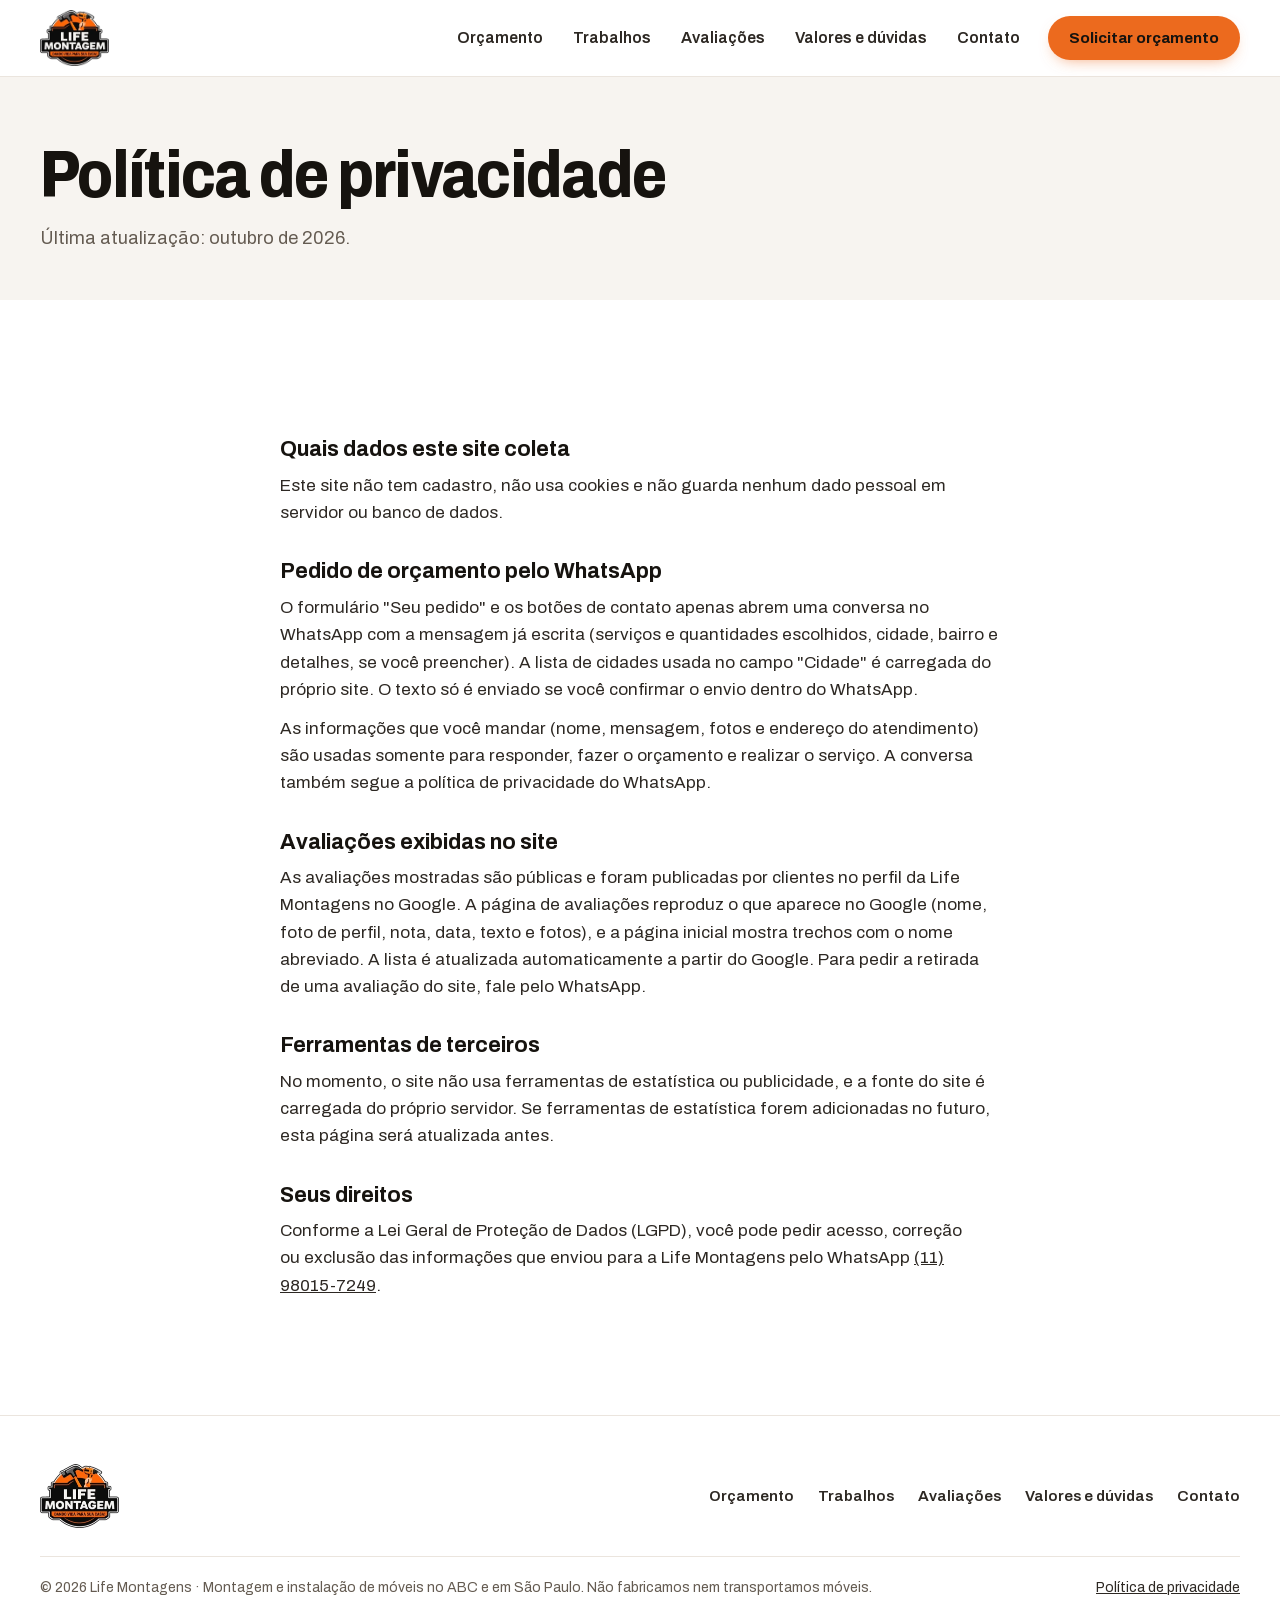
<file: privacidade.html>
<!doctype html>
<html lang="pt-BR">
<head>
  <meta charset="utf-8">
  <meta name="viewport" content="width=device-width, initial-scale=1">
  <title>Política de Privacidade | Life Montagens</title>
  <meta name="description" content="Como o site da Life Montagens trata as informações de quem pede orçamento pelo WhatsApp.">
  <link rel="canonical" href="https://www.lifemontagem.com.br/privacidade.html">
  <meta name="theme-color" content="#ffffff">
  <link rel="icon" type="image/png" sizes="32x32" href="assets/img/favicon-32.png">
  <link rel="apple-touch-icon" href="assets/img/apple-touch-icon.png">
  <link rel="stylesheet" href="assets/css/style.css">
</head>
<body>

<svg xmlns="http://www.w3.org/2000/svg" style="display:none">
  <symbol id="i-wa" viewBox="0 0 24 24"><path fill="currentColor" d="M17.47 14.38c-.3-.15-1.76-.87-2.03-.97-.27-.1-.47-.15-.67.15-.2.3-.77.97-.94 1.17-.17.2-.35.22-.65.07-.3-.15-1.26-.46-2.4-1.48-.89-.79-1.49-1.77-1.66-2.07-.17-.3-.02-.46.13-.61.13-.13.3-.35.45-.52.15-.17.2-.3.3-.5.1-.2.05-.37-.02-.52-.08-.15-.67-1.62-.92-2.22-.24-.58-.49-.5-.67-.51h-.57c-.2 0-.52.07-.8.37-.27.3-1.04 1.02-1.04 2.48s1.07 2.88 1.21 3.08c.15.2 2.1 3.2 5.08 4.49.71.31 1.26.49 1.69.63.71.23 1.36.2 1.87.12.57-.08 1.76-.72 2-1.41.25-.7.25-1.29.17-1.41-.07-.13-.27-.2-.57-.35M12.05 21.5h-.01a9.4 9.4 0 0 1-4.8-1.31l-.34-.2-3.57.93.95-3.48-.22-.36a9.38 9.38 0 0 1-1.44-5.01c0-5.2 4.23-9.42 9.43-9.42 2.52 0 4.88.98 6.66 2.76a9.36 9.36 0 0 1 2.76 6.67c0 5.2-4.23 9.42-9.42 9.42m8.02-17.44A11.27 11.27 0 0 0 12.05.75C5.8.75.72 5.83.72 12.08c0 2 .52 3.95 1.52 5.66L.62 23.62l6.01-1.58a11.3 11.3 0 0 0 5.42 1.38h.01c6.25 0 11.33-5.08 11.33-11.33 0-3.03-1.18-5.87-3.32-8.01"/></symbol>
  <symbol id="i-ig" viewBox="0 0 24 24"><g fill="none" stroke="currentColor" stroke-width="1.75" stroke-linecap="round" stroke-linejoin="round"><rect x="3" y="3" width="18" height="18" rx="5"/><circle cx="12" cy="12" r="4"/><circle cx="17.3" cy="6.7" r=".6" fill="currentColor"/></g></symbol>
  <symbol id="i-clock" viewBox="0 0 24 24"><g fill="none" stroke="currentColor" stroke-width="1.75" stroke-linecap="round" stroke-linejoin="round"><circle cx="12" cy="12" r="9"/><path d="M12 7.5V12l3 2"/></g></symbol>
  <symbol id="i-pin" viewBox="0 0 24 24"><g fill="none" stroke="currentColor" stroke-width="1.75" stroke-linecap="round" stroke-linejoin="round"><path d="M12 21s-7-6.2-7-11.5a7 7 0 0 1 14 0C19 14.8 12 21 12 21Z"/><circle cx="12" cy="9.5" r="2.5"/></g></symbol>
  <symbol id="i-arrow" viewBox="0 0 24 24"><path fill="none" stroke="currentColor" stroke-width="1.75" stroke-linecap="round" stroke-linejoin="round" stroke-width="2.2" d="M5 12h14m-5-5 5 5-5 5"/></symbol>
  <symbol id="i-left" viewBox="0 0 24 24"><path fill="none" stroke="currentColor" stroke-width="1.75" stroke-linecap="round" stroke-linejoin="round" stroke-width="2.2" d="M19 12H5m5-5-5 5 5 5"/></symbol>
  <symbol id="i-right" viewBox="0 0 24 24"><path fill="none" stroke="currentColor" stroke-width="1.75" stroke-linecap="round" stroke-linejoin="round" stroke-width="2.2" d="M5 12h14m-5-5 5 5-5 5"/></symbol>
  <symbol id="i-star" viewBox="0 0 24 24"><path fill="currentColor" d="m12 2.8 2.8 5.8 6.3.8-4.6 4.4 1.1 6.3L12 17.1l-5.6 3 1.1-6.3-4.6-4.4 6.3-.8z"/></symbol>
  <symbol id="i-stars5" viewBox="0 0 120 24"><g fill="currentColor"><path d="m12 2.8 2.8 5.8 6.3.8-4.6 4.4 1.1 6.3L12 17.1l-5.6 3 1.1-6.3-4.6-4.4 6.3-.8z"/><path transform="translate(24)" d="m12 2.8 2.8 5.8 6.3.8-4.6 4.4 1.1 6.3L12 17.1l-5.6 3 1.1-6.3-4.6-4.4 6.3-.8z"/><path transform="translate(48)" d="m12 2.8 2.8 5.8 6.3.8-4.6 4.4 1.1 6.3L12 17.1l-5.6 3 1.1-6.3-4.6-4.4 6.3-.8z"/><path transform="translate(72)" d="m12 2.8 2.8 5.8 6.3.8-4.6 4.4 1.1 6.3L12 17.1l-5.6 3 1.1-6.3-4.6-4.4 6.3-.8z"/><path transform="translate(96)" d="m12 2.8 2.8 5.8 6.3.8-4.6 4.4 1.1 6.3L12 17.1l-5.6 3 1.1-6.3-4.6-4.4 6.3-.8z"/></g></symbol>
  <symbol id="i-check" viewBox="0 0 24 24"><path fill="none" stroke="currentColor" stroke-width="1.75" stroke-linecap="round" stroke-linejoin="round" stroke-width="3" d="m5 12.5 4.5 4.5L19 7.5"/></symbol>
  <symbol id="i-menu" viewBox="0 0 24 24"><path fill="none" stroke="currentColor" stroke-width="1.75" stroke-linecap="round" stroke-linejoin="round" stroke-width="2.2" d="M4 7h16M4 12h16M4 17h16"/></symbol>
  <symbol id="i-close" viewBox="0 0 24 24"><path fill="none" stroke="currentColor" stroke-width="1.75" stroke-linecap="round" stroke-linejoin="round" stroke-width="2.2" d="m6 6 12 12M18 6 6 18"/></symbol>
  <symbol id="i-plus" viewBox="0 0 24 24"><path fill="none" stroke="currentColor" stroke-width="1.75" stroke-linecap="round" stroke-linejoin="round" stroke-width="2.2" d="M12 5v14M5 12h14"/></symbol>
  <symbol id="i-dot" viewBox="0 0 16 16"><path fill="none" stroke="currentColor" stroke-width="1.75" stroke-linecap="round" stroke-linejoin="round" stroke-width="2" d="m3.5 8.5 3 3 6-7"/></symbol>
  <symbol id="i-quote" viewBox="0 0 24 24"><path fill="currentColor" d="M10 6H5.5A1.5 1.5 0 0 0 4 7.5V13h4v.5A3.5 3.5 0 0 1 4.5 17v2.5A6 6 0 0 0 10.5 13.5V6.5zm10 0h-4.5A1.5 1.5 0 0 0 14 7.5V13h4v.5a3.5 3.5 0 0 1-3.5 3.5v2.5a6 6 0 0 0 6-6V6.5z"/></symbol>
  <symbol id="i-expand" viewBox="0 0 24 24"><path fill="none" stroke="currentColor" stroke-width="1.75" stroke-linecap="round" stroke-linejoin="round" stroke-width="2" d="M14 4h6v6M10 20H4v-6M20 4l-7 7M4 20l7-7"/></symbol>
  <symbol id="i-minus" viewBox="0 0 24 24"><path fill="none" stroke="currentColor" stroke-width="1.75" stroke-linecap="round" stroke-linejoin="round" stroke-width="2.2" d="M5 12h14"/></symbol>
  <symbol id="r-quarto" viewBox="0 0 24 24"><g fill="none" stroke="currentColor" stroke-width="1.75" stroke-linecap="round" stroke-linejoin="round"><path d="M3 18V7M3 14h18v4M21 14v-2.5A2.5 2.5 0 0 0 18.5 9H11v5"/><circle cx="7" cy="11" r="1.8"/></g></symbol>
  <symbol id="r-sala" viewBox="0 0 24 24"><g fill="none" stroke="currentColor" stroke-width="1.75" stroke-linecap="round" stroke-linejoin="round"><path d="M5 11V8a2 2 0 0 1 2-2h10a2 2 0 0 1 2 2v3"/><path d="M3 13a2 2 0 0 1 4 0v2h10v-2a2 2 0 0 1 4 0v4H3zM5 17v2M19 17v2"/></g></symbol>
  <symbol id="r-cozinha" viewBox="0 0 24 24"><g fill="none" stroke="currentColor" stroke-width="1.75" stroke-linecap="round" stroke-linejoin="round"><rect x="5" y="3" width="14" height="18" rx="2"/><path d="M5 10h14M8 6.5v1M8 13v3"/></g></symbol>
  <symbol id="r-banheiro" viewBox="0 0 24 24"><g fill="none" stroke="currentColor" stroke-width="1.75" stroke-linecap="round" stroke-linejoin="round"><path d="M3 12h18v2a5 5 0 0 1-5 5H8a5 5 0 0 1-5-5zM6 12V5.5A1.5 1.5 0 0 1 7.5 4 1.5 1.5 0 0 1 9 5.5M7 19l-1 2M17 19l1 2"/></g></symbol>
  <symbol id="r-lavanderia" viewBox="0 0 24 24"><g fill="none" stroke="currentColor" stroke-width="1.75" stroke-linecap="round" stroke-linejoin="round"><rect x="4" y="3" width="16" height="18" rx="2"/><circle cx="12" cy="13" r="4.5"/><path d="M7.5 6.5h.01M10.5 6.5h3"/></g></symbol>
  <symbol id="r-escritorio" viewBox="0 0 24 24"><g fill="none" stroke="currentColor" stroke-width="1.75" stroke-linecap="round" stroke-linejoin="round"><rect x="3" y="4" width="18" height="11" rx="1.5"/><path d="M8 20h8M12 15v5"/></g></symbol>
  <symbol id="r-reparos" viewBox="0 0 24 24"><path fill="none" stroke="currentColor" stroke-width="1.75" stroke-linecap="round" stroke-linejoin="round" d="M14.5 6.5a3.5 3.5 0 0 0 4.4 4.4l1.6 1.6-8 8-3-3 1.6-1.6a3.5 3.5 0 0 0-4.4-4.4L3.5 8.3l5-5 3 3z"/></symbol>
  <symbol id="i-pause" viewBox="0 0 16 16"><path fill="currentColor" d="M4 3h3v10H4zm5 0h3v10H9z"/></symbol>
  <symbol id="i-play" viewBox="0 0 16 16"><path fill="currentColor" d="M4 2.5v11l9-5.5z"/></symbol>
  <symbol id="i-google" viewBox="0 0 48 48"><path fill="#FFC107" d="M43.6 20.5H42V20H24v8h11.3C33.7 32.7 29.2 36 24 36c-6.6 0-12-5.4-12-12s5.4-12 12-12c3.1 0 5.8 1.2 7.9 3l5.7-5.7C34 6.1 29.3 4 24 4 12.9 4 4 12.9 4 24s8.9 20 20 20 20-8.9 20-20c0-1.3-.1-2.6-.4-3.5z"/><path fill="#FF3D00" d="m6.3 14.7 6.6 4.8C14.7 15.1 19 12 24 12c3.1 0 5.8 1.2 7.9 3l5.7-5.7C34 6.1 29.3 4 24 4 16.3 4 9.7 8.3 6.3 14.7z"/><path fill="#4CAF50" d="M24 44c5.2 0 9.9-2 13.4-5.2l-6.2-5.2A11.9 11.9 0 0 1 24 36c-5.2 0-9.6-3.3-11.3-8l-6.5 5C9.5 39.6 16.2 44 24 44z"/><path fill="#1976D2" d="M43.6 20.5H42V20H24v8h11.3a12 12 0 0 1-4.1 5.6l6.2 5.2C37 39.2 44 34 44 24c0-1.3-.1-2.6-.4-3.5z"/></symbol>
  <symbol id="s-montagem" viewBox="0 0 24 24"><g fill="none" stroke="currentColor" stroke-width="1.75" stroke-linecap="round" stroke-linejoin="round"><rect x="5" y="3" width="14" height="16" rx="1.5"/><path d="M12 3v16M10 10v2.5M14 10v2.5M7 19v2M17 19v2"/></g></symbol>
  <symbol id="s-desmontagem" viewBox="0 0 24 24"><g fill="none" stroke="currentColor" stroke-width="1.75" stroke-linecap="round" stroke-linejoin="round"><rect x="3" y="4" width="7" height="16" rx="1"/><path d="m14 6 6-1.5v15L14 18z"/><path d="M11.5 12h2"/></g></symbol>
  <symbol id="s-tv" viewBox="0 0 24 24"><g fill="none" stroke="currentColor" stroke-width="1.75" stroke-linecap="round" stroke-linejoin="round"><rect x="3" y="4" width="18" height="11" rx="1.5"/><path d="M12 15v4M8.5 19h7"/></g></symbol>
  <symbol id="s-cortina" viewBox="0 0 24 24"><g fill="none" stroke="currentColor" stroke-width="1.75" stroke-linecap="round" stroke-linejoin="round"><path d="M2.5 4h19M5 4v15.5M19 4v15.5M5 4c0 6.5 2.6 11 5.5 15.5M19 4c0 6.5-2.6 11-5.5 15.5"/></g></symbol>
  <symbol id="s-cooktop" viewBox="0 0 24 24"><g fill="none" stroke="currentColor" stroke-width="1.75" stroke-linecap="round" stroke-linejoin="round"><rect x="3" y="4.5" width="18" height="15" rx="2"/><circle cx="8.5" cy="9.5" r="2.3"/><circle cx="15.5" cy="9.5" r="2.3"/><circle cx="8.5" cy="15.5" r="1.5"/><circle cx="15.5" cy="15.5" r="1.5"/></g></symbol>
  <symbol id="s-recorte" viewBox="0 0 24 24"><g fill="none" stroke="currentColor" stroke-width="1.75" stroke-linecap="round" stroke-linejoin="round"><rect x="3" y="8" width="18" height="8" rx="1"/><path stroke-dasharray="2 2.2" d="M12 4.5v15"/></g></symbol>
  <symbol id="s-pecas" viewBox="0 0 24 24"><g fill="none" stroke="currentColor" stroke-width="1.75" stroke-linecap="round" stroke-linejoin="round"><rect x="3.5" y="5" width="6.5" height="14" rx="1"/><rect x="14" y="5" width="6.5" height="14" rx="1"/><path d="M10 8h4M10 12h4M10 16h4"/></g></symbol>
</svg>

<a class="skip-link" href="#conteudo">Pular para o conteúdo</a>

<header class="site-header">
  <div class="wrap header-inner">
    <a class="brand" href="index.html" aria-label="Life Montagens, página inicial">
      <picture>
        <source srcset="assets/img/logo-128.webp" type="image/webp">
        <img src="assets/img/logo-128.png" alt="Life Montagens" width="157" height="128">
      </picture>
    </a>
    <button class="menu-toggle" type="button" aria-expanded="false" aria-controls="menu-principal">
      <svg class="i-open" aria-hidden="true"><use href="#i-menu"/></svg>
      <svg class="i-close" aria-hidden="true"><use href="#i-close"/></svg>
      <span class="visually-hidden">Menu</span>
    </button>
    <nav class="main-nav" id="menu-principal" aria-label="Menu principal">
      <ul>
        <li><a href="orcamento.html">Orçamento</a></li>
        <li><a href="trabalhos.html">Trabalhos</a></li>
        <li><a href="avaliacoes.html">Avaliações</a></li>
        <li><a href="duvidas.html">Valores e dúvidas</a></li>
        <li><a href="index.html#contato">Contato</a></li>
      </ul>
      <a class="btn btn-primary nav-cta" href="orcamento.html">Solicitar orçamento</a>
    </nav>
    <a class="btn btn-primary header-cta" href="orcamento.html">Solicitar orçamento</a>
  </div>
</header>

<main id="conteudo">
  <section class="page-hero">
    <div class="wrap">
      <h1 class="display">Política de privacidade</h1>
      <p>Última atualização: outubro de 2026.</p>
    </div>
  </section>
  <section class="section">
    <div class="wrap prose">
      <h2>Quais dados este site coleta</h2>
      <p>Este site não tem cadastro, não usa cookies e não guarda nenhum dado pessoal em servidor ou banco de dados.</p>

      <h2>Pedido de orçamento pelo WhatsApp</h2>
      <p>O formulário "Seu pedido" e os botões de contato apenas abrem uma conversa no WhatsApp com a mensagem já escrita (serviços e quantidades escolhidos, cidade, bairro e detalhes, se você preencher). A lista de cidades usada no campo "Cidade" é carregada do próprio site. O texto só é enviado se você confirmar o envio dentro do WhatsApp.</p>
      <p>As informações que você mandar (nome, mensagem, fotos e endereço do atendimento) são usadas somente para responder, fazer o orçamento e realizar o serviço. A conversa também segue a política de privacidade do WhatsApp.</p>

      <h2>Avaliações exibidas no site</h2>
      <p>As avaliações mostradas são públicas e foram publicadas por clientes no perfil da Life Montagens no Google. A página de avaliações reproduz o que aparece no Google (nome, foto de perfil, nota, data, texto e fotos), e a página inicial mostra trechos com o nome abreviado. A lista é atualizada automaticamente a partir do Google. Para pedir a retirada de uma avaliação do site, fale pelo WhatsApp.</p>

      <h2>Ferramentas de terceiros</h2>
      <p>No momento, o site não usa ferramentas de estatística ou publicidade, e a fonte do site é carregada do próprio servidor. Se ferramentas de estatística forem adicionadas no futuro, esta página será atualizada antes.</p>

      <h2>Seus direitos</h2>
      <p>Conforme a Lei Geral de Proteção de Dados (LGPD), você pode pedir acesso, correção ou exclusão das informações que enviou para a Life Montagens pelo WhatsApp <a href="https://wa.me/5511980157249?text=Ol%C3%A1%21%20Conheci%20a%20Life%20Montagens%20pelo%20site%20e%20gostaria%20de%20solicitar%20um%20or%C3%A7amento.%20Poderia%20me%20orientar%3F" data-wa target="_blank" rel="noopener">(11) 98015-7249</a>.</p>
    </div>
  </section>
</main>

<footer class="site-footer">
  <div class="wrap">
    <div class="footer-row">
      <picture>
        <source srcset="assets/img/logo-128.webp" type="image/webp">
        <img src="assets/img/logo-128.png" alt="Life Montagens" width="157" height="128" loading="lazy">
      </picture>
      <nav class="footer-nav" aria-label="Rodapé">
        <a href="orcamento.html">Orçamento</a>
        <a href="trabalhos.html">Trabalhos</a>
        <a href="avaliacoes.html">Avaliações</a>
        <a href="duvidas.html">Valores e dúvidas</a>
        <a href="index.html#contato">Contato</a>
      </nav>
    </div>
    <div class="footer-bottom">
      <span>© <span id="ano">2026</span> Life Montagens · Montagem e instalação de móveis no ABC e em São Paulo. Não fabricamos nem transportamos móveis.</span>
      <a href="privacidade.html">Política de privacidade</a>
    </div>
  </div>
</footer>

<script src="assets/js/main.js" defer></script>
</body>
</html>
</file>
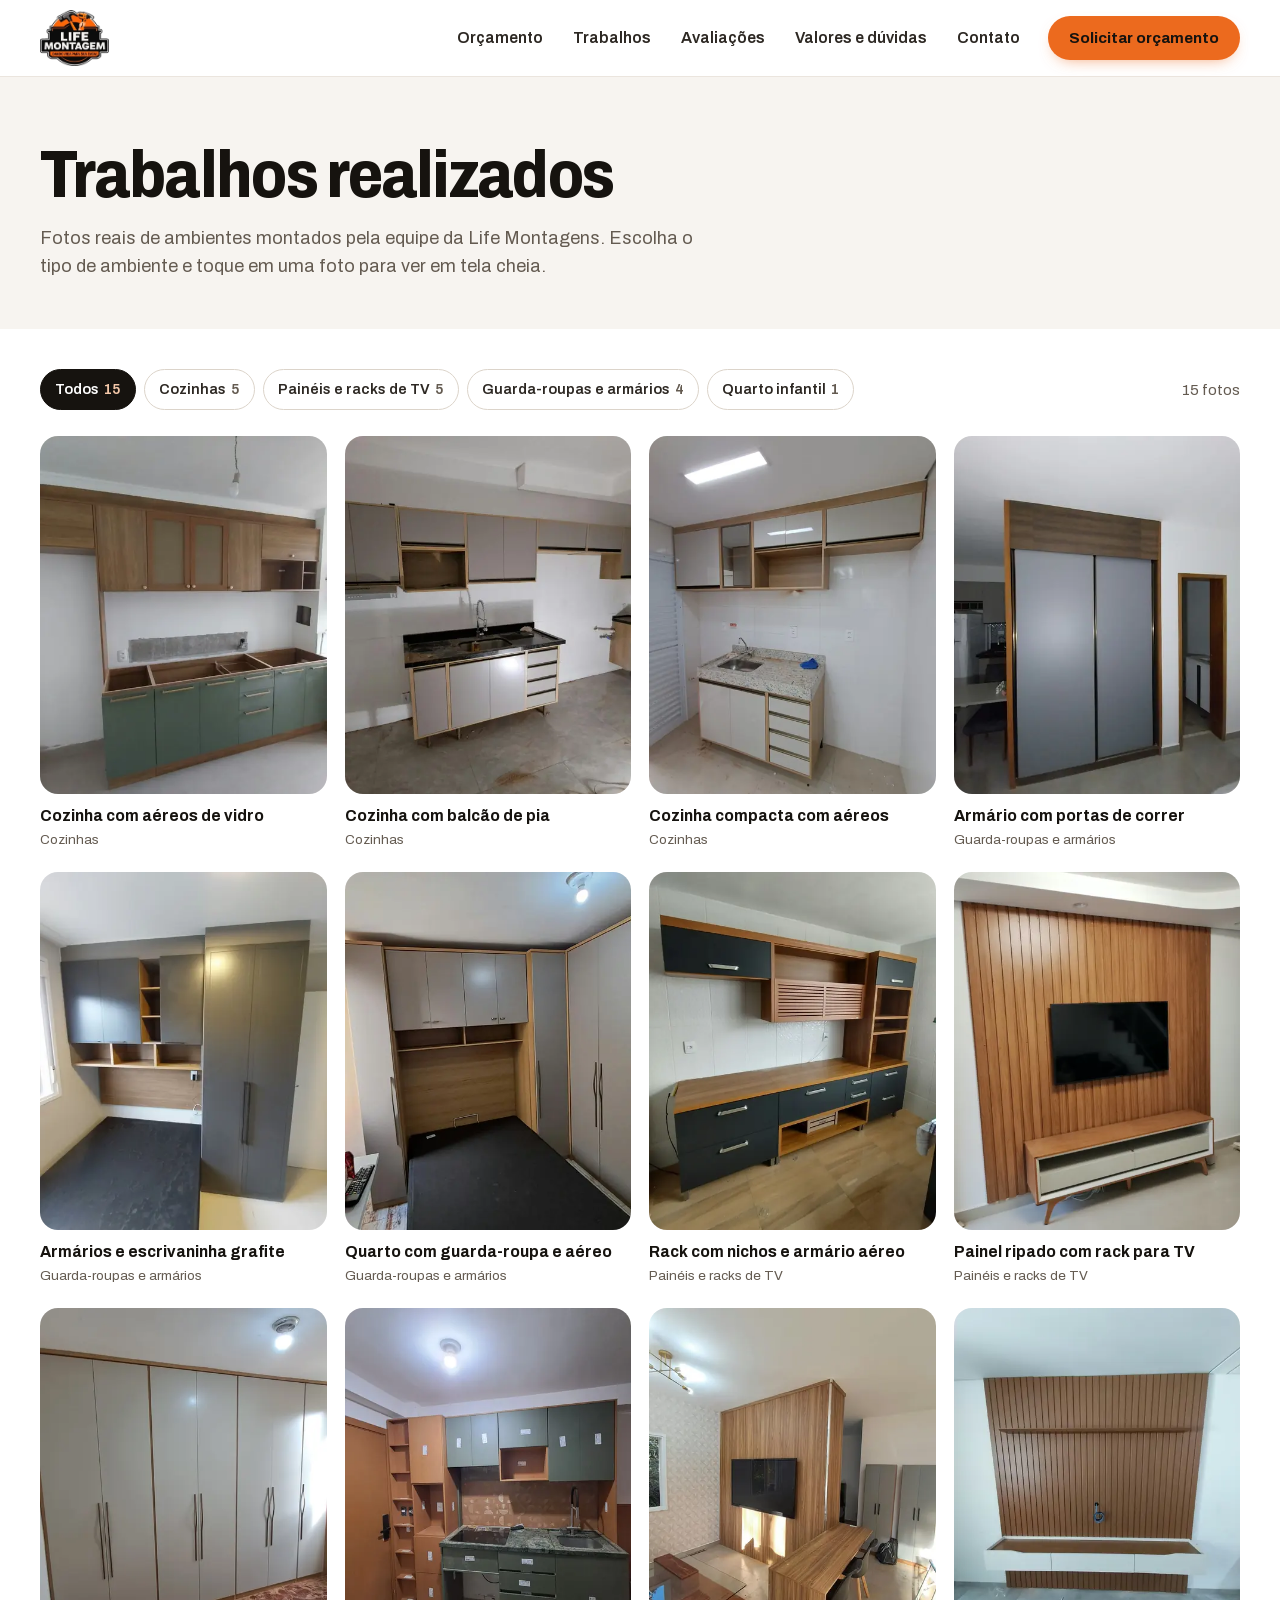
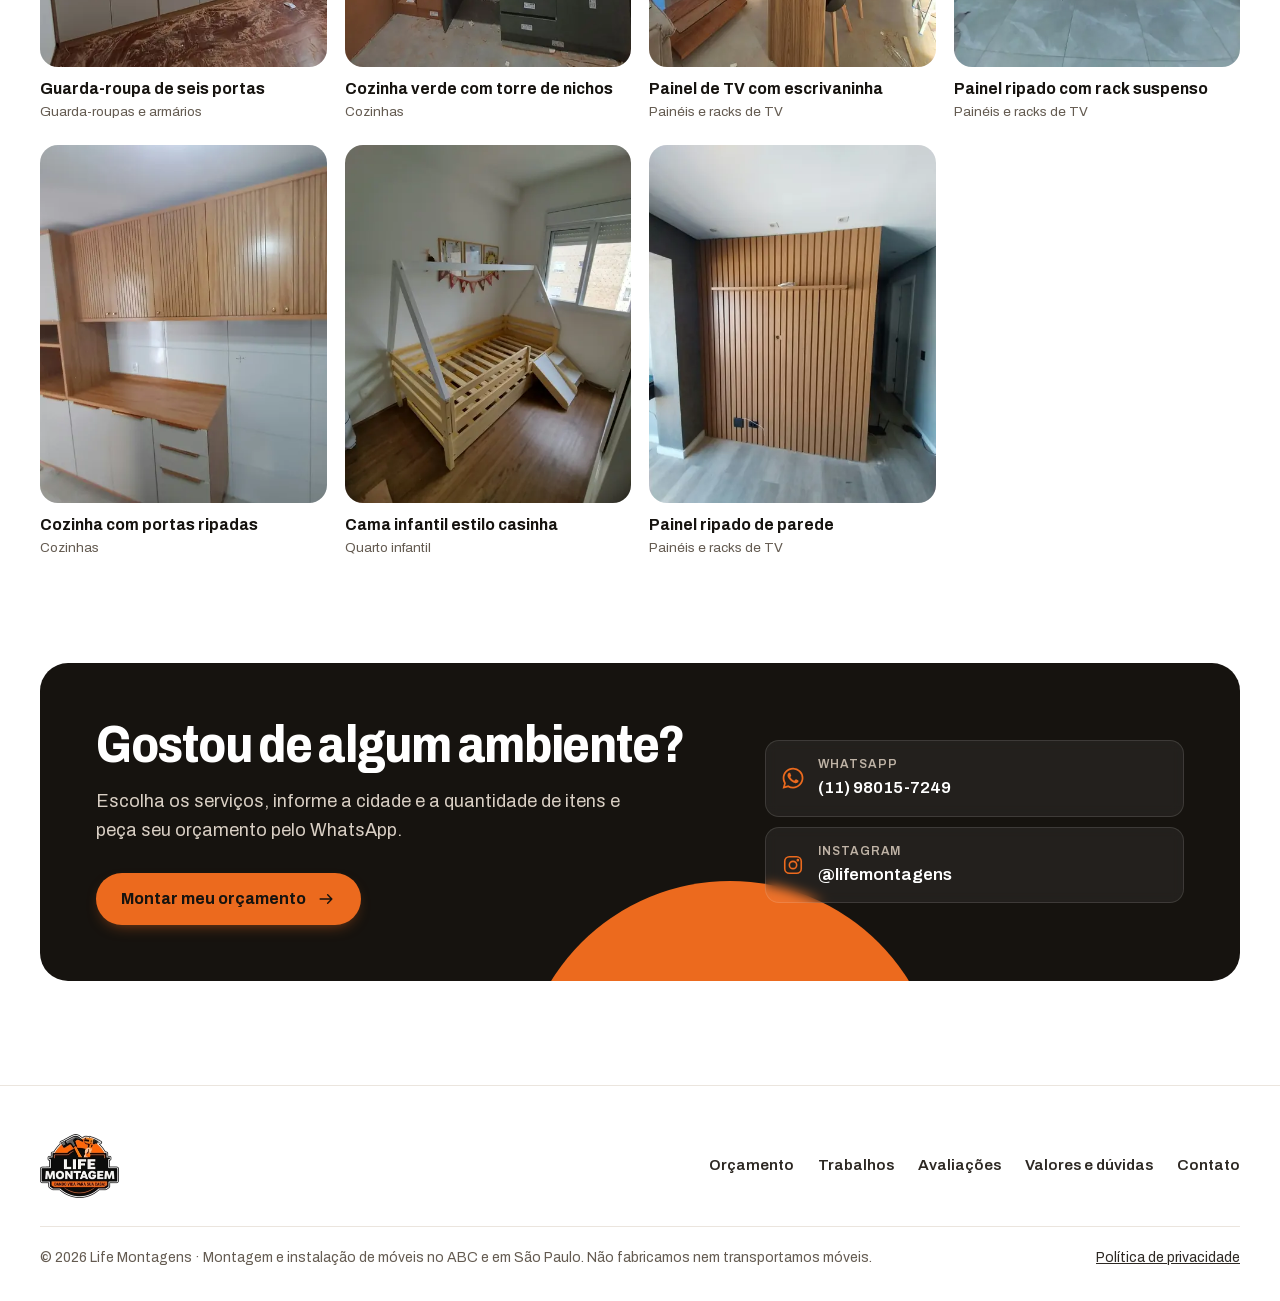
<file: trabalhos.html>
<!doctype html>
<html lang="pt-BR">
<head>
  <meta charset="utf-8">
  <meta name="viewport" content="width=device-width, initial-scale=1">
  <title>Trabalhos Realizados | Life Montagens, Montador de Móveis</title>
  <meta name="description" content="Fotos reais de cozinhas, guarda-roupas, painéis de TV e quartos montados pela Life Montagens no ABC e em São Paulo.">
  <link rel="canonical" href="https://www.lifemontagem.com.br/trabalhos.html">
  <meta name="theme-color" content="#ffffff">
  <meta property="og:type" content="website">
  <meta property="og:locale" content="pt_BR">
  <meta property="og:title" content="Trabalhos Realizados | Life Montagens">
  <meta property="og:description" content="Cozinhas, guarda-roupas, painéis de TV e quartos montados pela equipe.">
  <meta property="og:url" content="https://www.lifemontagem.com.br/trabalhos.html">
  <meta property="og:image" content="https://www.lifemontagem.com.br/assets/img/og-image.jpg">
  <link rel="icon" type="image/png" sizes="32x32" href="assets/img/favicon-32.png">
  <link rel="apple-touch-icon" href="assets/img/apple-touch-icon.png">
  <link rel="preload" href="assets/fonts/archivo-var-latin.woff2" as="font" type="font/woff2" crossorigin>
  <link rel="stylesheet" href="assets/css/style.css">
</head>
<body>

<svg xmlns="http://www.w3.org/2000/svg" style="display:none">
  <symbol id="i-wa" viewBox="0 0 24 24"><path fill="currentColor" d="M17.47 14.38c-.3-.15-1.76-.87-2.03-.97-.27-.1-.47-.15-.67.15-.2.3-.77.97-.94 1.17-.17.2-.35.22-.65.07-.3-.15-1.26-.46-2.4-1.48-.89-.79-1.49-1.77-1.66-2.07-.17-.3-.02-.46.13-.61.13-.13.3-.35.45-.52.15-.17.2-.3.3-.5.1-.2.05-.37-.02-.52-.08-.15-.67-1.62-.92-2.22-.24-.58-.49-.5-.67-.51h-.57c-.2 0-.52.07-.8.37-.27.3-1.04 1.02-1.04 2.48s1.07 2.88 1.21 3.08c.15.2 2.1 3.2 5.08 4.49.71.31 1.26.49 1.69.63.71.23 1.36.2 1.87.12.57-.08 1.76-.72 2-1.41.25-.7.25-1.29.17-1.41-.07-.13-.27-.2-.57-.35M12.05 21.5h-.01a9.4 9.4 0 0 1-4.8-1.31l-.34-.2-3.57.93.95-3.48-.22-.36a9.38 9.38 0 0 1-1.44-5.01c0-5.2 4.23-9.42 9.43-9.42 2.52 0 4.88.98 6.66 2.76a9.36 9.36 0 0 1 2.76 6.67c0 5.2-4.23 9.42-9.42 9.42m8.02-17.44A11.27 11.27 0 0 0 12.05.75C5.8.75.72 5.83.72 12.08c0 2 .52 3.95 1.52 5.66L.62 23.62l6.01-1.58a11.3 11.3 0 0 0 5.42 1.38h.01c6.25 0 11.33-5.08 11.33-11.33 0-3.03-1.18-5.87-3.32-8.01"/></symbol>
  <symbol id="i-ig" viewBox="0 0 24 24"><g fill="none" stroke="currentColor" stroke-width="1.75" stroke-linecap="round" stroke-linejoin="round"><rect x="3" y="3" width="18" height="18" rx="5"/><circle cx="12" cy="12" r="4"/><circle cx="17.3" cy="6.7" r=".6" fill="currentColor"/></g></symbol>
  <symbol id="i-clock" viewBox="0 0 24 24"><g fill="none" stroke="currentColor" stroke-width="1.75" stroke-linecap="round" stroke-linejoin="round"><circle cx="12" cy="12" r="9"/><path d="M12 7.5V12l3 2"/></g></symbol>
  <symbol id="i-pin" viewBox="0 0 24 24"><g fill="none" stroke="currentColor" stroke-width="1.75" stroke-linecap="round" stroke-linejoin="round"><path d="M12 21s-7-6.2-7-11.5a7 7 0 0 1 14 0C19 14.8 12 21 12 21Z"/><circle cx="12" cy="9.5" r="2.5"/></g></symbol>
  <symbol id="i-arrow" viewBox="0 0 24 24"><path fill="none" stroke="currentColor" stroke-width="1.75" stroke-linecap="round" stroke-linejoin="round" stroke-width="2.2" d="M5 12h14m-5-5 5 5-5 5"/></symbol>
  <symbol id="i-left" viewBox="0 0 24 24"><path fill="none" stroke="currentColor" stroke-width="1.75" stroke-linecap="round" stroke-linejoin="round" stroke-width="2.2" d="M19 12H5m5-5-5 5 5 5"/></symbol>
  <symbol id="i-right" viewBox="0 0 24 24"><path fill="none" stroke="currentColor" stroke-width="1.75" stroke-linecap="round" stroke-linejoin="round" stroke-width="2.2" d="M5 12h14m-5-5 5 5-5 5"/></symbol>
  <symbol id="i-star" viewBox="0 0 24 24"><path fill="currentColor" d="m12 2.8 2.8 5.8 6.3.8-4.6 4.4 1.1 6.3L12 17.1l-5.6 3 1.1-6.3-4.6-4.4 6.3-.8z"/></symbol>
  <symbol id="i-stars5" viewBox="0 0 120 24"><g fill="currentColor"><path d="m12 2.8 2.8 5.8 6.3.8-4.6 4.4 1.1 6.3L12 17.1l-5.6 3 1.1-6.3-4.6-4.4 6.3-.8z"/><path transform="translate(24)" d="m12 2.8 2.8 5.8 6.3.8-4.6 4.4 1.1 6.3L12 17.1l-5.6 3 1.1-6.3-4.6-4.4 6.3-.8z"/><path transform="translate(48)" d="m12 2.8 2.8 5.8 6.3.8-4.6 4.4 1.1 6.3L12 17.1l-5.6 3 1.1-6.3-4.6-4.4 6.3-.8z"/><path transform="translate(72)" d="m12 2.8 2.8 5.8 6.3.8-4.6 4.4 1.1 6.3L12 17.1l-5.6 3 1.1-6.3-4.6-4.4 6.3-.8z"/><path transform="translate(96)" d="m12 2.8 2.8 5.8 6.3.8-4.6 4.4 1.1 6.3L12 17.1l-5.6 3 1.1-6.3-4.6-4.4 6.3-.8z"/></g></symbol>
  <symbol id="i-check" viewBox="0 0 24 24"><path fill="none" stroke="currentColor" stroke-width="1.75" stroke-linecap="round" stroke-linejoin="round" stroke-width="3" d="m5 12.5 4.5 4.5L19 7.5"/></symbol>
  <symbol id="i-menu" viewBox="0 0 24 24"><path fill="none" stroke="currentColor" stroke-width="1.75" stroke-linecap="round" stroke-linejoin="round" stroke-width="2.2" d="M4 7h16M4 12h16M4 17h16"/></symbol>
  <symbol id="i-close" viewBox="0 0 24 24"><path fill="none" stroke="currentColor" stroke-width="1.75" stroke-linecap="round" stroke-linejoin="round" stroke-width="2.2" d="m6 6 12 12M18 6 6 18"/></symbol>
  <symbol id="i-plus" viewBox="0 0 24 24"><path fill="none" stroke="currentColor" stroke-width="1.75" stroke-linecap="round" stroke-linejoin="round" stroke-width="2.2" d="M12 5v14M5 12h14"/></symbol>
  <symbol id="i-dot" viewBox="0 0 16 16"><path fill="none" stroke="currentColor" stroke-width="1.75" stroke-linecap="round" stroke-linejoin="round" stroke-width="2" d="m3.5 8.5 3 3 6-7"/></symbol>
  <symbol id="i-quote" viewBox="0 0 24 24"><path fill="currentColor" d="M10 6H5.5A1.5 1.5 0 0 0 4 7.5V13h4v.5A3.5 3.5 0 0 1 4.5 17v2.5A6 6 0 0 0 10.5 13.5V6.5zm10 0h-4.5A1.5 1.5 0 0 0 14 7.5V13h4v.5a3.5 3.5 0 0 1-3.5 3.5v2.5a6 6 0 0 0 6-6V6.5z"/></symbol>
  <symbol id="i-expand" viewBox="0 0 24 24"><path fill="none" stroke="currentColor" stroke-width="1.75" stroke-linecap="round" stroke-linejoin="round" stroke-width="2" d="M14 4h6v6M10 20H4v-6M20 4l-7 7M4 20l7-7"/></symbol>
  <symbol id="i-minus" viewBox="0 0 24 24"><path fill="none" stroke="currentColor" stroke-width="1.75" stroke-linecap="round" stroke-linejoin="round" stroke-width="2.2" d="M5 12h14"/></symbol>
  <symbol id="r-quarto" viewBox="0 0 24 24"><g fill="none" stroke="currentColor" stroke-width="1.75" stroke-linecap="round" stroke-linejoin="round"><path d="M3 18V7M3 14h18v4M21 14v-2.5A2.5 2.5 0 0 0 18.5 9H11v5"/><circle cx="7" cy="11" r="1.8"/></g></symbol>
  <symbol id="r-sala" viewBox="0 0 24 24"><g fill="none" stroke="currentColor" stroke-width="1.75" stroke-linecap="round" stroke-linejoin="round"><path d="M5 11V8a2 2 0 0 1 2-2h10a2 2 0 0 1 2 2v3"/><path d="M3 13a2 2 0 0 1 4 0v2h10v-2a2 2 0 0 1 4 0v4H3zM5 17v2M19 17v2"/></g></symbol>
  <symbol id="r-cozinha" viewBox="0 0 24 24"><g fill="none" stroke="currentColor" stroke-width="1.75" stroke-linecap="round" stroke-linejoin="round"><rect x="5" y="3" width="14" height="18" rx="2"/><path d="M5 10h14M8 6.5v1M8 13v3"/></g></symbol>
  <symbol id="r-banheiro" viewBox="0 0 24 24"><g fill="none" stroke="currentColor" stroke-width="1.75" stroke-linecap="round" stroke-linejoin="round"><path d="M3 12h18v2a5 5 0 0 1-5 5H8a5 5 0 0 1-5-5zM6 12V5.5A1.5 1.5 0 0 1 7.5 4 1.5 1.5 0 0 1 9 5.5M7 19l-1 2M17 19l1 2"/></g></symbol>
  <symbol id="r-lavanderia" viewBox="0 0 24 24"><g fill="none" stroke="currentColor" stroke-width="1.75" stroke-linecap="round" stroke-linejoin="round"><rect x="4" y="3" width="16" height="18" rx="2"/><circle cx="12" cy="13" r="4.5"/><path d="M7.5 6.5h.01M10.5 6.5h3"/></g></symbol>
  <symbol id="r-escritorio" viewBox="0 0 24 24"><g fill="none" stroke="currentColor" stroke-width="1.75" stroke-linecap="round" stroke-linejoin="round"><rect x="3" y="4" width="18" height="11" rx="1.5"/><path d="M8 20h8M12 15v5"/></g></symbol>
  <symbol id="r-reparos" viewBox="0 0 24 24"><path fill="none" stroke="currentColor" stroke-width="1.75" stroke-linecap="round" stroke-linejoin="round" d="M14.5 6.5a3.5 3.5 0 0 0 4.4 4.4l1.6 1.6-8 8-3-3 1.6-1.6a3.5 3.5 0 0 0-4.4-4.4L3.5 8.3l5-5 3 3z"/></symbol>
  <symbol id="i-pause" viewBox="0 0 16 16"><path fill="currentColor" d="M4 3h3v10H4zm5 0h3v10H9z"/></symbol>
  <symbol id="i-play" viewBox="0 0 16 16"><path fill="currentColor" d="M4 2.5v11l9-5.5z"/></symbol>
  <symbol id="i-google" viewBox="0 0 48 48"><path fill="#FFC107" d="M43.6 20.5H42V20H24v8h11.3C33.7 32.7 29.2 36 24 36c-6.6 0-12-5.4-12-12s5.4-12 12-12c3.1 0 5.8 1.2 7.9 3l5.7-5.7C34 6.1 29.3 4 24 4 12.9 4 4 12.9 4 24s8.9 20 20 20 20-8.9 20-20c0-1.3-.1-2.6-.4-3.5z"/><path fill="#FF3D00" d="m6.3 14.7 6.6 4.8C14.7 15.1 19 12 24 12c3.1 0 5.8 1.2 7.9 3l5.7-5.7C34 6.1 29.3 4 24 4 16.3 4 9.7 8.3 6.3 14.7z"/><path fill="#4CAF50" d="M24 44c5.2 0 9.9-2 13.4-5.2l-6.2-5.2A11.9 11.9 0 0 1 24 36c-5.2 0-9.6-3.3-11.3-8l-6.5 5C9.5 39.6 16.2 44 24 44z"/><path fill="#1976D2" d="M43.6 20.5H42V20H24v8h11.3a12 12 0 0 1-4.1 5.6l6.2 5.2C37 39.2 44 34 44 24c0-1.3-.1-2.6-.4-3.5z"/></symbol>
  <symbol id="s-montagem" viewBox="0 0 24 24"><g fill="none" stroke="currentColor" stroke-width="1.75" stroke-linecap="round" stroke-linejoin="round"><rect x="5" y="3" width="14" height="16" rx="1.5"/><path d="M12 3v16M10 10v2.5M14 10v2.5M7 19v2M17 19v2"/></g></symbol>
  <symbol id="s-desmontagem" viewBox="0 0 24 24"><g fill="none" stroke="currentColor" stroke-width="1.75" stroke-linecap="round" stroke-linejoin="round"><rect x="3" y="4" width="7" height="16" rx="1"/><path d="m14 6 6-1.5v15L14 18z"/><path d="M11.5 12h2"/></g></symbol>
  <symbol id="s-tv" viewBox="0 0 24 24"><g fill="none" stroke="currentColor" stroke-width="1.75" stroke-linecap="round" stroke-linejoin="round"><rect x="3" y="4" width="18" height="11" rx="1.5"/><path d="M12 15v4M8.5 19h7"/></g></symbol>
  <symbol id="s-cortina" viewBox="0 0 24 24"><g fill="none" stroke="currentColor" stroke-width="1.75" stroke-linecap="round" stroke-linejoin="round"><path d="M2.5 4h19M5 4v15.5M19 4v15.5M5 4c0 6.5 2.6 11 5.5 15.5M19 4c0 6.5-2.6 11-5.5 15.5"/></g></symbol>
  <symbol id="s-cooktop" viewBox="0 0 24 24"><g fill="none" stroke="currentColor" stroke-width="1.75" stroke-linecap="round" stroke-linejoin="round"><rect x="3" y="4.5" width="18" height="15" rx="2"/><circle cx="8.5" cy="9.5" r="2.3"/><circle cx="15.5" cy="9.5" r="2.3"/><circle cx="8.5" cy="15.5" r="1.5"/><circle cx="15.5" cy="15.5" r="1.5"/></g></symbol>
  <symbol id="s-recorte" viewBox="0 0 24 24"><g fill="none" stroke="currentColor" stroke-width="1.75" stroke-linecap="round" stroke-linejoin="round"><rect x="3" y="8" width="18" height="8" rx="1"/><path stroke-dasharray="2 2.2" d="M12 4.5v15"/></g></symbol>
  <symbol id="s-pecas" viewBox="0 0 24 24"><g fill="none" stroke="currentColor" stroke-width="1.75" stroke-linecap="round" stroke-linejoin="round"><rect x="3.5" y="5" width="6.5" height="14" rx="1"/><rect x="14" y="5" width="6.5" height="14" rx="1"/><path d="M10 8h4M10 12h4M10 16h4"/></g></symbol>
</svg>

<a class="skip-link" href="#conteudo">Pular para o conteúdo</a>

<header class="site-header">
  <div class="wrap header-inner">
    <a class="brand" href="index.html" aria-label="Life Montagens, página inicial">
      <picture>
        <source srcset="assets/img/logo-128.webp" type="image/webp">
        <img src="assets/img/logo-128.png" alt="Life Montagens" width="157" height="128">
      </picture>
    </a>
    <button class="menu-toggle" type="button" aria-expanded="false" aria-controls="menu-principal">
      <svg class="i-open" aria-hidden="true"><use href="#i-menu"/></svg>
      <svg class="i-close" aria-hidden="true"><use href="#i-close"/></svg>
      <span class="visually-hidden">Menu</span>
    </button>
    <nav class="main-nav" id="menu-principal" aria-label="Menu principal">
      <ul>
        <li><a href="orcamento.html">Orçamento</a></li>
        <li><a href="trabalhos.html">Trabalhos</a></li>
        <li><a href="avaliacoes.html">Avaliações</a></li>
        <li><a href="duvidas.html">Valores e dúvidas</a></li>
        <li><a href="index.html#contato">Contato</a></li>
      </ul>
      <a class="btn btn-primary nav-cta" href="orcamento.html">Solicitar orçamento</a>
    </nav>
    <a class="btn btn-primary header-cta" href="orcamento.html">Solicitar orçamento</a>
  </div>
</header>

<main id="conteudo">
  <section class="page-hero">
    <div class="wrap">
      <h1 class="display">Trabalhos realizados</h1>
      <p>Fotos reais de ambientes montados pela equipe da Life Montagens. Escolha o tipo de ambiente e toque em uma foto para ver em tela cheia.</p>
    </div>
  </section>

  <section class="section" style="padding-top:40px">
    <div class="wrap">
      <div class="works-tools">
        <div class="filters" role="group" aria-label="Filtrar por ambiente">
          <!-- FILTROS-INICIO -->
          <button class="filter" type="button" data-cat="todos" aria-pressed="true">Todos <span class="n">15</span></button>
          <button class="filter" type="button" data-cat="cozinhas" aria-pressed="false">Cozinhas <span class="n">5</span></button>
          <button class="filter" type="button" data-cat="paineis" aria-pressed="false">Painéis e racks de TV <span class="n">5</span></button>
          <button class="filter" type="button" data-cat="armarios" aria-pressed="false">Guarda-roupas e armários <span class="n">4</span></button>
          <button class="filter" type="button" data-cat="infantil" aria-pressed="false">Quarto infantil <span class="n">1</span></button>
          <!-- FILTROS-FIM -->
        </div>
        <p class="works-count" id="obras-contagem" aria-live="polite">15 fotos</p>
      </div>
      <ul class="works-grid" id="obras">
        <!-- GRADE-INICIO -->
        <li class="work" data-cat="cozinhas" id="foto-cozinha-com-aereos-de-vidro-2"><button type="button" data-full="assets/img/trabalhos/cozinha-com-aereos-de-vidro-2-full.webp" data-thumb="assets/img/trabalhos/cozinha-com-aereos-de-vidro-2-480.webp" data-w="1400" data-h="1050" data-titulo="Cozinha com aéreos de vidro" data-categoria="Cozinhas"><img src="assets/img/trabalhos/cozinha-com-aereos-de-vidro-2-800.webp" srcset="assets/img/trabalhos/cozinha-com-aereos-de-vidro-2-480.webp 480w, assets/img/trabalhos/cozinha-com-aereos-de-vidro-2-800.webp 800w" sizes="(max-width: 640px) 50vw, (max-width: 1100px) 33vw, 290px" width="800" height="1000" loading="eager" alt="Cozinha com aéreos de vidro, trabalho da Life Montagens"><span class="work-zoom" aria-hidden="true"><svg><use href="#i-expand"/></svg></span></button><p class="work-cap"><b>Cozinha com aéreos de vidro</b><span>Cozinhas</span></p></li>
        <li class="work" data-cat="cozinhas" id="foto-cozinha-com-balcao-de-pia-2"><button type="button" data-full="assets/img/trabalhos/cozinha-com-balcao-de-pia-2-full.webp" data-thumb="assets/img/trabalhos/cozinha-com-balcao-de-pia-2-480.webp" data-w="1400" data-h="1050" data-titulo="Cozinha com balcão de pia" data-categoria="Cozinhas"><img src="assets/img/trabalhos/cozinha-com-balcao-de-pia-2-800.webp" srcset="assets/img/trabalhos/cozinha-com-balcao-de-pia-2-480.webp 480w, assets/img/trabalhos/cozinha-com-balcao-de-pia-2-800.webp 800w" sizes="(max-width: 640px) 50vw, (max-width: 1100px) 33vw, 290px" width="800" height="1000" loading="eager" alt="Cozinha com balcão de pia, trabalho da Life Montagens"><span class="work-zoom" aria-hidden="true"><svg><use href="#i-expand"/></svg></span></button><p class="work-cap"><b>Cozinha com balcão de pia</b><span>Cozinhas</span></p></li>
        <li class="work" data-cat="cozinhas" id="foto-cozinha-compacta-com-aereos-2"><button type="button" data-full="assets/img/trabalhos/cozinha-compacta-com-aereos-2-full.webp" data-thumb="assets/img/trabalhos/cozinha-compacta-com-aereos-2-480.webp" data-w="960" data-h="1280" data-titulo="Cozinha compacta com aéreos" data-categoria="Cozinhas"><img src="assets/img/trabalhos/cozinha-compacta-com-aereos-2-800.webp" srcset="assets/img/trabalhos/cozinha-compacta-com-aereos-2-480.webp 480w, assets/img/trabalhos/cozinha-compacta-com-aereos-2-800.webp 800w" sizes="(max-width: 640px) 50vw, (max-width: 1100px) 33vw, 290px" width="800" height="1000" loading="eager" alt="Cozinha compacta com aéreos, trabalho da Life Montagens"><span class="work-zoom" aria-hidden="true"><svg><use href="#i-expand"/></svg></span></button><p class="work-cap"><b>Cozinha compacta com aéreos</b><span>Cozinhas</span></p></li>
        <li class="work" data-cat="armarios" id="foto-armario-com-portas-de-correr-2"><button type="button" data-full="assets/img/trabalhos/armario-com-portas-de-correr-2-full.webp" data-thumb="assets/img/trabalhos/armario-com-portas-de-correr-2-480.webp" data-w="1120" data-h="1400" data-titulo="Armário com portas de correr" data-categoria="Guarda-roupas e armários"><img src="assets/img/trabalhos/armario-com-portas-de-correr-2-800.webp" srcset="assets/img/trabalhos/armario-com-portas-de-correr-2-480.webp 480w, assets/img/trabalhos/armario-com-portas-de-correr-2-800.webp 800w" sizes="(max-width: 640px) 50vw, (max-width: 1100px) 33vw, 290px" width="800" height="1000" loading="eager" alt="Armário com portas de correr, trabalho da Life Montagens"><span class="work-zoom" aria-hidden="true"><svg><use href="#i-expand"/></svg></span></button><p class="work-cap"><b>Armário com portas de correr</b><span>Guarda-roupas e armários</span></p></li>
        <li class="work" data-cat="armarios" id="foto-armarios-e-escrivaninha-grafite-2"><button type="button" data-full="assets/img/trabalhos/armarios-e-escrivaninha-grafite-2-full.webp" data-thumb="assets/img/trabalhos/armarios-e-escrivaninha-grafite-2-480.webp" data-w="1050" data-h="1400" data-titulo="Armários e escrivaninha grafite" data-categoria="Guarda-roupas e armários"><img src="assets/img/trabalhos/armarios-e-escrivaninha-grafite-2-800.webp" srcset="assets/img/trabalhos/armarios-e-escrivaninha-grafite-2-480.webp 480w, assets/img/trabalhos/armarios-e-escrivaninha-grafite-2-800.webp 800w" sizes="(max-width: 640px) 50vw, (max-width: 1100px) 33vw, 290px" width="800" height="1000" loading="lazy" alt="Armários e escrivaninha grafite, trabalho da Life Montagens"><span class="work-zoom" aria-hidden="true"><svg><use href="#i-expand"/></svg></span></button><p class="work-cap"><b>Armários e escrivaninha grafite</b><span>Guarda-roupas e armários</span></p></li>
        <li class="work" data-cat="armarios" id="foto-quarto-com-guarda-roupa-e-aereo-2"><button type="button" data-full="assets/img/trabalhos/quarto-com-guarda-roupa-e-aereo-2-full.webp" data-thumb="assets/img/trabalhos/quarto-com-guarda-roupa-e-aereo-2-480.webp" data-w="1400" data-h="1050" data-titulo="Quarto com guarda-roupa e aéreo" data-categoria="Guarda-roupas e armários"><img src="assets/img/trabalhos/quarto-com-guarda-roupa-e-aereo-2-800.webp" srcset="assets/img/trabalhos/quarto-com-guarda-roupa-e-aereo-2-480.webp 480w, assets/img/trabalhos/quarto-com-guarda-roupa-e-aereo-2-800.webp 800w" sizes="(max-width: 640px) 50vw, (max-width: 1100px) 33vw, 290px" width="800" height="1000" loading="lazy" alt="Quarto com guarda-roupa e aéreo, trabalho da Life Montagens"><span class="work-zoom" aria-hidden="true"><svg><use href="#i-expand"/></svg></span></button><p class="work-cap"><b>Quarto com guarda-roupa e aéreo</b><span>Guarda-roupas e armários</span></p></li>
        <li class="work" data-cat="paineis" id="foto-rack-com-nichos-e-armario-aereo-2"><button type="button" data-full="assets/img/trabalhos/rack-com-nichos-e-armario-aereo-2-full.webp" data-thumb="assets/img/trabalhos/rack-com-nichos-e-armario-aereo-2-480.webp" data-w="1214" data-h="1400" data-titulo="Rack com nichos e armário aéreo" data-categoria="Painéis e racks de TV"><img src="assets/img/trabalhos/rack-com-nichos-e-armario-aereo-2-800.webp" srcset="assets/img/trabalhos/rack-com-nichos-e-armario-aereo-2-480.webp 480w, assets/img/trabalhos/rack-com-nichos-e-armario-aereo-2-800.webp 800w" sizes="(max-width: 640px) 50vw, (max-width: 1100px) 33vw, 290px" width="800" height="1000" loading="lazy" alt="Rack com nichos e armário aéreo, trabalho da Life Montagens"><span class="work-zoom" aria-hidden="true"><svg><use href="#i-expand"/></svg></span></button><p class="work-cap"><b>Rack com nichos e armário aéreo</b><span>Painéis e racks de TV</span></p></li>
        <li class="work" data-cat="paineis" id="foto-painel-ripado-com-rack-para-tv"><button type="button" data-full="assets/img/trabalhos/painel-ripado-com-rack-para-tv-full.webp" data-thumb="assets/img/trabalhos/painel-ripado-com-rack-para-tv-480.webp" data-w="1054" data-h="1400" data-titulo="Painel ripado com rack para TV" data-categoria="Painéis e racks de TV"><img src="assets/img/trabalhos/painel-ripado-com-rack-para-tv-800.webp" srcset="assets/img/trabalhos/painel-ripado-com-rack-para-tv-480.webp 480w, assets/img/trabalhos/painel-ripado-com-rack-para-tv-800.webp 800w" sizes="(max-width: 640px) 50vw, (max-width: 1100px) 33vw, 290px" width="800" height="1000" loading="lazy" alt="Painel ripado com rack para TV, trabalho da Life Montagens"><span class="work-zoom" aria-hidden="true"><svg><use href="#i-expand"/></svg></span></button><p class="work-cap"><b>Painel ripado com rack para TV</b><span>Painéis e racks de TV</span></p></li>
        <li class="work" data-cat="armarios" id="foto-guarda-roupa-de-seis-portas"><button type="button" data-full="assets/img/trabalhos/guarda-roupa-de-seis-portas-full.webp" data-thumb="assets/img/trabalhos/guarda-roupa-de-seis-portas-480.webp" data-w="1400" data-h="1400" data-titulo="Guarda-roupa de seis portas" data-categoria="Guarda-roupas e armários"><img src="assets/img/trabalhos/guarda-roupa-de-seis-portas-800.webp" srcset="assets/img/trabalhos/guarda-roupa-de-seis-portas-480.webp 480w, assets/img/trabalhos/guarda-roupa-de-seis-portas-800.webp 800w" sizes="(max-width: 640px) 50vw, (max-width: 1100px) 33vw, 290px" width="800" height="1000" loading="lazy" alt="Guarda-roupa de seis portas, trabalho da Life Montagens"><span class="work-zoom" aria-hidden="true"><svg><use href="#i-expand"/></svg></span></button><p class="work-cap"><b>Guarda-roupa de seis portas</b><span>Guarda-roupas e armários</span></p></li>
        <li class="work" data-cat="cozinhas" id="foto-cozinha-verde-com-torre-de-nichos"><button type="button" data-full="assets/img/trabalhos/cozinha-verde-com-torre-de-nichos-full.webp" data-thumb="assets/img/trabalhos/cozinha-verde-com-torre-de-nichos-480.webp" data-w="1050" data-h="1400" data-titulo="Cozinha verde com torre de nichos" data-categoria="Cozinhas"><img src="assets/img/trabalhos/cozinha-verde-com-torre-de-nichos-800.webp" srcset="assets/img/trabalhos/cozinha-verde-com-torre-de-nichos-480.webp 480w, assets/img/trabalhos/cozinha-verde-com-torre-de-nichos-800.webp 800w" sizes="(max-width: 640px) 50vw, (max-width: 1100px) 33vw, 290px" width="800" height="1000" loading="lazy" alt="Cozinha verde com torre de nichos, trabalho da Life Montagens"><span class="work-zoom" aria-hidden="true"><svg><use href="#i-expand"/></svg></span></button><p class="work-cap"><b>Cozinha verde com torre de nichos</b><span>Cozinhas</span></p></li>
        <li class="work" data-cat="paineis" id="foto-painel-de-tv-com-escrivaninha"><button type="button" data-full="assets/img/trabalhos/painel-de-tv-com-escrivaninha-full.webp" data-thumb="assets/img/trabalhos/painel-de-tv-com-escrivaninha-480.webp" data-w="1050" data-h="1400" data-titulo="Painel de TV com escrivaninha" data-categoria="Painéis e racks de TV"><img src="assets/img/trabalhos/painel-de-tv-com-escrivaninha-800.webp" srcset="assets/img/trabalhos/painel-de-tv-com-escrivaninha-480.webp 480w, assets/img/trabalhos/painel-de-tv-com-escrivaninha-800.webp 800w" sizes="(max-width: 640px) 50vw, (max-width: 1100px) 33vw, 290px" width="800" height="1000" loading="lazy" alt="Painel de TV com escrivaninha, trabalho da Life Montagens"><span class="work-zoom" aria-hidden="true"><svg><use href="#i-expand"/></svg></span></button><p class="work-cap"><b>Painel de TV com escrivaninha</b><span>Painéis e racks de TV</span></p></li>
        <li class="work" data-cat="paineis" id="foto-painel-ripado-com-rack-suspenso"><button type="button" data-full="assets/img/trabalhos/painel-ripado-com-rack-suspenso-full.webp" data-thumb="assets/img/trabalhos/painel-ripado-com-rack-suspenso-480.webp" data-w="1050" data-h="1400" data-titulo="Painel ripado com rack suspenso" data-categoria="Painéis e racks de TV"><img src="assets/img/trabalhos/painel-ripado-com-rack-suspenso-800.webp" srcset="assets/img/trabalhos/painel-ripado-com-rack-suspenso-480.webp 480w, assets/img/trabalhos/painel-ripado-com-rack-suspenso-800.webp 800w" sizes="(max-width: 640px) 50vw, (max-width: 1100px) 33vw, 290px" width="800" height="1000" loading="lazy" alt="Painel ripado com rack suspenso, trabalho da Life Montagens"><span class="work-zoom" aria-hidden="true"><svg><use href="#i-expand"/></svg></span></button><p class="work-cap"><b>Painel ripado com rack suspenso</b><span>Painéis e racks de TV</span></p></li>
        <li class="work" data-cat="cozinhas" id="foto-cozinha-com-portas-ripadas"><button type="button" data-full="assets/img/trabalhos/cozinha-com-portas-ripadas-full.webp" data-thumb="assets/img/trabalhos/cozinha-com-portas-ripadas-480.webp" data-w="1400" data-h="1050" data-titulo="Cozinha com portas ripadas" data-categoria="Cozinhas"><img src="assets/img/trabalhos/cozinha-com-portas-ripadas-800.webp" srcset="assets/img/trabalhos/cozinha-com-portas-ripadas-480.webp 480w, assets/img/trabalhos/cozinha-com-portas-ripadas-800.webp 800w" sizes="(max-width: 640px) 50vw, (max-width: 1100px) 33vw, 290px" width="800" height="1000" loading="lazy" alt="Cozinha com portas ripadas, trabalho da Life Montagens"><span class="work-zoom" aria-hidden="true"><svg><use href="#i-expand"/></svg></span></button><p class="work-cap"><b>Cozinha com portas ripadas</b><span>Cozinhas</span></p></li>
        <li class="work" data-cat="infantil" id="foto-cama-infantil-estilo-casinha"><button type="button" data-full="assets/img/trabalhos/cama-infantil-estilo-casinha-full.webp" data-thumb="assets/img/trabalhos/cama-infantil-estilo-casinha-480.webp" data-w="1050" data-h="1400" data-titulo="Cama infantil estilo casinha" data-categoria="Quarto infantil"><img src="assets/img/trabalhos/cama-infantil-estilo-casinha-800.webp" srcset="assets/img/trabalhos/cama-infantil-estilo-casinha-480.webp 480w, assets/img/trabalhos/cama-infantil-estilo-casinha-800.webp 800w" sizes="(max-width: 640px) 50vw, (max-width: 1100px) 33vw, 290px" width="800" height="1000" loading="lazy" alt="Cama infantil estilo casinha, trabalho da Life Montagens"><span class="work-zoom" aria-hidden="true"><svg><use href="#i-expand"/></svg></span></button><p class="work-cap"><b>Cama infantil estilo casinha</b><span>Quarto infantil</span></p></li>
        <li class="work" data-cat="paineis" id="foto-painel-ripado-de-parede"><button type="button" data-full="assets/img/trabalhos/painel-ripado-de-parede-full.webp" data-thumb="assets/img/trabalhos/painel-ripado-de-parede-480.webp" data-w="1050" data-h="1400" data-titulo="Painel ripado de parede" data-categoria="Painéis e racks de TV"><img src="assets/img/trabalhos/painel-ripado-de-parede-800.webp" srcset="assets/img/trabalhos/painel-ripado-de-parede-480.webp 480w, assets/img/trabalhos/painel-ripado-de-parede-800.webp 800w" sizes="(max-width: 640px) 50vw, (max-width: 1100px) 33vw, 290px" width="800" height="1000" loading="lazy" alt="Painel ripado de parede, trabalho da Life Montagens"><span class="work-zoom" aria-hidden="true"><svg><use href="#i-expand"/></svg></span></button><p class="work-cap"><b>Painel ripado de parede</b><span>Painéis e racks de TV</span></p></li>
        <!-- GRADE-FIM -->
      </ul>
    </div>
  </section>

  <section class="section contact" aria-labelledby="titulo-contato">
    <div class="wrap">
      <div class="contact-card">
        <div>
          <h2 class="display" id="titulo-contato">Gostou de algum ambiente?</h2>
          <p>Escolha os serviços, informe a cidade e a quantidade de itens e peça seu orçamento pelo WhatsApp.</p>
          <a class="btn btn-primary" href="orcamento.html">Montar meu orçamento<svg aria-hidden="true"><use href="#i-arrow"/></svg></a>
        </div>
        <div class="contact-list">
          <a href="https://wa.me/5511980157249?text=Ol%C3%A1%21%20Conheci%20a%20Life%20Montagens%20pelo%20site%20e%20gostaria%20de%20solicitar%20um%20or%C3%A7amento.%20Poderia%20me%20orientar%3F" data-wa target="_blank" rel="noopener"><svg aria-hidden="true"><use href="#i-wa"/></svg><span><small>WhatsApp</small><b>(11) 98015-7249</b></span></a>
          <a href="https://www.instagram.com/lifemontagens/" target="_blank" rel="noopener"><svg aria-hidden="true"><use href="#i-ig"/></svg><span><small>Instagram</small><b>@lifemontagens</b></span></a>
        </div>
      </div>
    </div>
  </section>
</main>

<footer class="site-footer">
  <div class="wrap">
    <div class="footer-row">
      <picture>
        <source srcset="assets/img/logo-128.webp" type="image/webp">
        <img src="assets/img/logo-128.png" alt="Life Montagens" width="157" height="128" loading="lazy">
      </picture>
      <nav class="footer-nav" aria-label="Rodapé">
        <a href="orcamento.html">Orçamento</a>
        <a href="trabalhos.html">Trabalhos</a>
        <a href="avaliacoes.html">Avaliações</a>
        <a href="duvidas.html">Valores e dúvidas</a>
        <a href="index.html#contato">Contato</a>
      </nav>
    </div>
    <div class="footer-bottom">
      <span>© <span id="ano">2026</span> Life Montagens · Montagem e instalação de móveis no ABC e em São Paulo. Não fabricamos nem transportamos móveis.</span>
      <a href="privacidade.html">Política de privacidade</a>
    </div>
  </div>
</footer>

<dialog class="viewer" id="visor" aria-labelledby="visor-titulo">
  <div class="viewer-stage">
    <img id="visor-img" src="assets/img/og-image.jpg" alt="">
    <button class="viewer-nav prev" type="button" data-ir="-1"><svg aria-hidden="true"><use href="#i-left"/></svg><span class="visually-hidden">Foto anterior</span></button>
    <button class="viewer-nav next" type="button" data-ir="1"><svg aria-hidden="true"><use href="#i-right"/></svg><span class="visually-hidden">Próxima foto</span></button>
  </div>
  <div class="viewer-panel">
    <div class="viewer-top">
      <span class="viewer-cat" id="visor-cat"></span>
      <button class="viewer-close" type="button" data-fechar><svg aria-hidden="true"><use href="#i-close"/></svg><span class="visually-hidden">Fechar</span></button>
    </div>
    <h2 id="visor-titulo">Trabalho</h2>
    <p class="viewer-pos" id="visor-pos">1 de 15</p>
    <a class="btn btn-primary" id="visor-cta" href="https://wa.me/5511980157249?text=Ol%C3%A1%21%20Conheci%20a%20Life%20Montagens%20pelo%20site%20e%20gostaria%20de%20solicitar%20um%20or%C3%A7amento.%20Poderia%20me%20orientar%3F" target="_blank" rel="noopener"><svg aria-hidden="true"><use href="#i-wa"/></svg>Quero um parecido</a>
    <div class="viewer-thumbs" id="visor-miniaturas" aria-label="Outras fotos"></div>
    <p class="viewer-hint">Use as setas do teclado ou deslize a foto para navegar.</p>
  </div>
</dialog>

<a class="wa-float is-hidden" href="https://wa.me/5511980157249?text=Ol%C3%A1%21%20Conheci%20a%20Life%20Montagens%20pelo%20site%20e%20gostaria%20de%20solicitar%20um%20or%C3%A7amento.%20Poderia%20me%20orientar%3F" data-wa target="_blank" rel="noopener" aria-label="Conversar com a Life Montagens pelo WhatsApp">
  <svg aria-hidden="true"><use href="#i-wa"/></svg>
</a>

<script src="assets/js/main.js" defer></script>
<script src="assets/js/trabalhos.js" defer></script>
</body>
</html>
</file>
<file: assets/css/style.css>
/* Life Montagens — preto e laranja da logo sobre fundo branco, acabamento leve */

@font-face {
  font-family: "Archivo";
  src: url("../fonts/archivo-var-latin.woff2") format("woff2");
  font-weight: 100 900;
  font-stretch: 62% 125%;
  font-style: normal;
  font-display: swap;
}

:root {
  --ink: #16130f;
  --text: #2d2823;
  --muted: #645b51;
  --paper: #ffffff;
  --soft: #f7f4f0;
  --line: #ebe5de;
  --line-2: #dcd4ca;
  --orange: #ec6a1e;
  --orange-hover: #e05d10;
  --orange-text: #b04406;
  --orange-tint: #fff1e8;
  --star: #f5a400;

  --wrap: 1200px;
  --gutter: 20px;
  --r: 18px;
  --header-h: 76px;
  --shadow-sm: 0 1px 2px rgba(22, 19, 15, 0.06);
  --shadow: 0 1px 2px rgba(22, 19, 15, 0.05), 0 14px 34px -16px rgba(22, 19, 15, 0.22);
}

*, *::before, *::after { box-sizing: border-box; }
* { margin: 0; padding: 0; }

html {
  scroll-behavior: smooth;
  scroll-padding-top: calc(var(--header-h) + 16px);
  -webkit-text-size-adjust: 100%;
}

body {
  font-family: "Archivo", system-ui, -apple-system, "Segoe UI", Roboto, sans-serif;
  font-size: 1.0625rem;
  line-height: 1.6;
  color: var(--text);
  background: var(--paper);
  -webkit-font-smoothing: antialiased;
  overflow-x: clip;
}

[hidden] { display: none !important; }
img { display: block; max-width: 100%; height: auto; }
a { color: inherit; }
button, input, textarea, select { font: inherit; color: inherit; }
svg { flex: none; }
ul, ol { list-style: none; }

h1, h2, h3 { color: var(--ink); line-height: 1.1; text-wrap: balance; }
p { text-wrap: pretty; }

/* Títulos: levemente condensados, como a tipografia da logo, sem caixa alta */
.display {
  font-weight: 760;
  font-stretch: 86%;
  letter-spacing: -0.025em;
  line-height: 1.02;
}

:focus-visible { outline: 3px solid var(--orange); outline-offset: 3px; border-radius: 6px; }

.wrap {
  width: 100%;
  max-width: calc(var(--wrap) + var(--gutter) * 2);
  margin-inline: auto;
  padding-inline: var(--gutter);
}

.skip-link {
  position: absolute; left: 12px; top: -60px; z-index: 100;
  background: var(--ink); color: #fff; padding: 10px 16px; border-radius: 8px;
  text-decoration: none; font-weight: 700;
}
.skip-link:focus { top: 12px; }

.visually-hidden {
  position: absolute !important; width: 1px; height: 1px;
  overflow: hidden; clip: rect(0 0 0 0); white-space: nowrap;
}

.section { padding: 104px 0; }
.section-soft { background: var(--soft); }
.section-head { display: grid; gap: 14px; margin-bottom: 44px; max-width: 720px; }
.section-head h2 { font-size: clamp(2.1rem, 1.4rem + 2.6vw, 3.4rem); }
.section-head p { color: var(--muted); font-size: 1.125rem; max-width: 36em; }

/* Botões */
.btn {
  display: inline-flex;
  align-items: center;
  justify-content: center;
  gap: 10px;
  min-height: 52px;
  padding: 12px 24px;
  border: 1px solid transparent;
  border-radius: 999px;
  font-weight: 700;
  font-size: 1rem;
  line-height: 1.2;
  text-decoration: none;
  cursor: pointer;
  transition: background-color .15s, border-color .15s, box-shadow .15s, transform .15s;
}
.btn svg { width: 20px; height: 20px; }
.btn:hover { transform: translateY(-1px); }
.btn:active { transform: none; }
.btn-primary { background: var(--orange); color: var(--ink); box-shadow: 0 6px 16px -8px rgba(236, 106, 30, 0.7); }
.btn-primary:hover { background: var(--orange-hover); }
.btn-light { background: #fff; color: var(--ink); border-color: var(--line-2); }
.btn-light:hover { border-color: var(--ink); }
.btn-dark { background: var(--ink); color: #fff; }
.btn-dark:hover { background: #2c2620; }
.btn-ghost-light { background: transparent; color: #fff; border-color: rgba(255, 255, 255, 0.35); }
.btn-ghost-light:hover { border-color: #fff; }

.link-arrow {
  display: inline-flex; align-items: center; gap: 8px;
  font-weight: 700; color: var(--ink); text-decoration: none;
}
.link-arrow svg { width: 18px; height: 18px; color: var(--orange-text); transition: transform .15s; }
.link-arrow:hover svg { transform: translateX(3px); }
.link-arrow:hover { color: var(--orange-text); }

.stars5 { width: 84px; height: 17px; color: var(--star); }

/* ---------- Cabeçalho ---------- */
.site-header {
  position: sticky; top: 0; z-index: 40;
  background: #fff;
  border-bottom: 1px solid var(--line);
}
.header-inner { display: flex; align-items: center; gap: 28px; height: var(--header-h); }
.brand { display: flex; align-items: center; flex: none; }
.brand img { height: 56px; width: auto; }
.main-nav { margin-left: auto; }
.main-nav ul { display: flex; gap: 30px; }
.main-nav a { font-weight: 600; font-size: 0.975rem; text-decoration: none; color: var(--text); padding: 6px 0; }
.main-nav a:hover, .main-nav a[aria-current="page"] { color: var(--orange-text); }
.header-cta { min-height: 44px; padding: 8px 20px; font-size: 0.95rem; }
.menu-toggle {
  display: none; align-items: center; justify-content: center;
  width: 46px; height: 46px; margin-left: auto;
  background: #fff; border: 1px solid var(--line-2); border-radius: 12px; cursor: pointer;
}
.menu-toggle svg { width: 22px; height: 22px; }
.menu-toggle .i-close { display: none; }
.menu-toggle[aria-expanded="true"] .i-open { display: none; }
.menu-toggle[aria-expanded="true"] .i-close { display: block; }
.main-nav .nav-cta { display: none; }

@media (max-width: 900px) {
  :root { --header-h: 68px; }
  .brand img { height: 48px; }
  .menu-toggle { display: inline-flex; }
  .header-cta { display: none; }
  .main-nav {
    display: none; position: absolute; top: 100%; left: 0; right: 0;
    background: #fff; border-bottom: 1px solid var(--line);
    padding: 4px var(--gutter) 20px; box-shadow: 0 16px 30px -18px rgba(22, 19, 15, 0.3);
  }
  .main-nav.is-open { display: block; }
  .main-nav ul { flex-direction: column; gap: 0; }
  .main-nav li + li { border-top: 1px solid var(--line); }
  .main-nav a { display: block; padding: 14px 0; font-size: 1.125rem; }
  .main-nav .nav-cta { display: flex; width: 100%; margin-top: 12px; }
}

/* ---------- Primeira dobra ---------- */
.hero { padding: 40px 0 0; overflow: hidden; border-bottom: 1px solid var(--line); }
.hero-grid {
  display: grid;
  grid-template-columns: minmax(0, 1.08fr) minmax(0, 0.92fr);
  gap: 40px;
  align-items: end;
}
.hero-copy { padding-bottom: 80px; align-self: center; }
.hero h1 { margin: 20px 0; }
.hero h1 .display { display: block; font-size: clamp(2.6rem, 1.4rem + 4.4vw, 4.9rem); }
.hero h1 .tail {
  display: block; margin-top: 12px;
  font-size: clamp(1.3rem, 1rem + 1vw, 1.75rem);
  font-weight: 600; letter-spacing: -0.01em; color: var(--orange-text);
}
.hero-sub { font-size: 1.125rem; color: var(--muted); max-width: 33em; }
.hero-actions { display: flex; flex-wrap: wrap; gap: 12px; margin-top: 30px; }

.place-pill {
  display: inline-flex; align-items: center; gap: 10px;
  padding: 6px 14px 6px 10px;
  background: var(--soft); border-radius: 999px;
  font-size: 0.875rem; font-weight: 600; color: var(--text);
}
.place-pill .dot { width: 8px; height: 8px; border-radius: 50%; background: var(--orange); box-shadow: 0 0 0 4px var(--orange-tint); }

.g-badge {
  display: inline-flex; align-items: center; gap: 14px;
  margin-top: 32px; padding: 10px 18px 10px 10px;
  background: #fff; border: 1px solid var(--line); border-radius: 16px; box-shadow: var(--shadow);
  text-decoration: none; color: var(--ink);
  transition: transform .15s;
}
.g-badge:hover { transform: translateY(-2px); }
.g-badge .g { width: 40px; height: 40px; display: grid; place-items: center; border-radius: 12px; background: var(--soft); }
.g-badge .g svg { width: 22px; height: 22px; }
.g-badge strong { font-size: 1.5rem; font-weight: 800; font-stretch: 85%; line-height: 1; }
.g-badge .rows { display: grid; gap: 3px; }
.g-badge .top { display: flex; align-items: center; gap: 8px; }
.g-badge .stars5 { width: 80px; height: 16px; }
.g-badge small { font-size: 0.85rem; color: var(--muted); font-weight: 500; }

/* Isaac sobre o arco laranja da logo */
.hero-art { position: relative; align-self: end; max-width: 500px; width: 100%; margin-left: auto; }
.hero-art .arch {
  position: absolute; left: 4%; right: 4%; bottom: 0; aspect-ratio: 1;
  background: var(--orange); border-radius: 50%;
  transform: translateY(10%);
}
.hero-art img { position: relative; width: 100%; height: auto; }
.hero-art .sticker {
  position: absolute; top: 38%; left: -16px; z-index: 2;
  background: #fff; border-radius: 999px; box-shadow: var(--shadow);
  padding: 9px 16px; font-weight: 700; font-size: 0.875rem; color: var(--ink);
  display: inline-flex; align-items: center; gap: 8px;
}
.hero-art .sticker::before { content: ""; width: 8px; height: 8px; border-radius: 50%; background: var(--orange); }

@media (max-width: 900px) {
  .hero { padding-top: 24px; }
  .hero-grid { grid-template-columns: 1fr; gap: 8px; }
  .hero-copy { padding-bottom: 28px; }
  .hero-art { max-width: 380px; margin: 0 auto; }
}
@media (max-width: 480px) {
  .hero-actions .btn { width: 100%; }
  .hero-art .sticker { left: 0; font-size: 0.8rem; }
  .pill-role { display: none; }
}

/* ---------- Serviços e orçamento ---------- */
.builder {
  display: grid;
  grid-template-columns: minmax(0, 1.3fr) minmax(0, 0.7fr);
  gap: 28px;
  align-items: start;
}
.svc-list {
  background: #fff; border: 1px solid var(--line); border-radius: 22px; box-shadow: var(--shadow);
  padding: 8px;
}
.svc-list li + li { border-top: 1px solid var(--line); }
.svc {
  display: grid;
  grid-template-columns: 46px minmax(0, 1fr) auto;
  align-items: center;
  gap: 18px;
  width: 100%;
  padding: 18px 16px;
  text-align: left;
  background: transparent;
  border: 0;
  border-radius: 14px;
  cursor: pointer;
  transition: background-color .15s;
}
.svc:hover { background: var(--soft); }
.svc .ic {
  width: 46px; height: 46px; border-radius: 12px;
  display: grid; place-items: center;
  background: var(--orange-tint); color: var(--orange-text);
  transition: background-color .15s, color .15s;
}
.svc .ic svg { width: 24px; height: 24px; }
.svc .txt { display: grid; gap: 2px; }
.svc strong { font-size: 1.075rem; font-weight: 700; color: var(--ink); line-height: 1.3; }
.svc .desc { font-size: 0.95rem; color: var(--muted); line-height: 1.45; }
.svc .add {
  display: inline-flex; align-items: center; gap: 6px;
  min-width: 118px; justify-content: center;
  padding: 8px 14px; border-radius: 999px;
  border: 1px solid var(--line-2); background: #fff;
  font-size: 0.875rem; font-weight: 700; color: var(--ink); white-space: nowrap;
  transition: background-color .15s, border-color .15s, color .15s;
}
.svc .add svg { width: 16px; height: 16px; }
.svc .add .on { display: none; }
.svc[aria-pressed="true"] { background: var(--orange-tint); }
.svc[aria-pressed="true"] .ic { background: var(--orange); color: var(--ink); }
.svc[aria-pressed="true"] .add { background: var(--ink); border-color: var(--ink); color: #fff; }
.svc[aria-pressed="true"] .add .off { display: none; }
.svc[aria-pressed="true"] .add .on { display: inline-flex; align-items: center; gap: 6px; }

.summary {
  position: sticky; top: calc(var(--header-h) + 20px);
  background: #fff; border: 1px solid var(--line); border-radius: 22px; box-shadow: var(--shadow);
  overflow: hidden;
}
.summary-head { display: flex; justify-content: space-between; align-items: center; gap: 12px; padding: 22px 22px 0; }
.summary-head h3 { font-size: 1.35rem; font-weight: 760; font-stretch: 88%; letter-spacing: -0.02em; }
.count {
  min-width: 30px; height: 30px; padding: 0 9px; border-radius: 999px;
  display: inline-grid; place-items: center;
  background: var(--soft); color: var(--muted); font-weight: 700; font-size: 0.875rem;
}
.count.has { background: var(--orange); color: var(--ink); }
.summary-body { padding: 16px 22px 22px; display: grid; gap: 16px; }
.chips { display: flex; flex-wrap: wrap; gap: 8px; min-height: 36px; align-content: flex-start; }
.chips .empty { color: var(--muted); font-size: 0.95rem; }
.chip {
  display: inline-flex; align-items: center; gap: 6px;
  padding: 6px 8px 6px 12px; border-radius: 999px;
  background: var(--orange-tint); color: var(--ink); border: 0;
  font-size: 0.875rem; font-weight: 600; cursor: pointer;
}
.chip svg { width: 14px; height: 14px; color: var(--orange-text); }
.chip:hover { background: #ffe2cf; }
.field label { display: block; font-weight: 600; font-size: 0.9rem; color: var(--ink); margin-bottom: 6px; }
.field label small { font-weight: 500; color: var(--muted); font-size: 0.85rem; }
.field input, .field textarea {
  width: 100%; padding: 11px 13px;
  background: var(--soft); border: 1px solid transparent; border-radius: 12px; color: var(--ink);
  transition: border-color .15s, background-color .15s;
}
.field textarea { min-height: 84px; resize: vertical; }
.field input:focus, .field textarea:focus { outline: none; background: #fff; border-color: var(--orange); box-shadow: 0 0 0 3px var(--orange-tint); }
.summary .btn { width: 100%; }
.terms-mini {
  display: grid; gap: 8px; padding: 18px 22px 20px;
  background: var(--soft); font-size: 0.875rem; color: var(--muted);
}
.terms-mini li { display: grid; grid-template-columns: 14px minmax(0, 1fr); gap: 10px; }
.terms-mini li::before { content: ""; width: 6px; height: 6px; border-radius: 50%; background: var(--orange); margin: 8px 0 0 3px; }
.terms-mini strong { color: var(--ink); font-weight: 700; }
.terms-mini a { font-weight: 700; color: var(--ink); }

/* Barra fixa no celular com o total selecionado */
.select-bar {
  position: fixed; left: 12px; right: 12px; bottom: 12px; z-index: 35;
  display: none; align-items: center; justify-content: space-between; gap: 12px;
  padding: 8px 8px 8px 18px;
  background: var(--ink); color: #fff; border-radius: 999px;
  box-shadow: 0 12px 30px -10px rgba(22, 19, 15, 0.5);
}
.select-bar strong { font-weight: 700; font-size: 0.95rem; }
.select-bar .btn { min-height: 42px; padding: 8px 16px; font-size: 0.95rem; box-shadow: none; }

@media (max-width: 980px) {
  .builder { grid-template-columns: 1fr; }
  .summary { position: static; }
}
@media (max-width: 640px) {
  .svc-list { padding: 4px; border-radius: 18px; }
  .svc { grid-template-columns: 40px minmax(0, 1fr); gap: 4px 14px; padding: 16px 12px; align-items: start; }
  .svc .ic { width: 40px; height: 40px; grid-row: span 2; }
  .svc .add { grid-column: 2; justify-self: start; margin-top: 8px; min-width: 0; padding: 6px 12px; }
  .select-bar.is-visible { display: flex; }
}

/* ---------- Trabalhos (álbum horizontal) ---------- */
.work-top { display: flex; flex-wrap: wrap; justify-content: space-between; align-items: end; gap: 20px; margin-bottom: 32px; }
.work-top .section-head { margin-bottom: 0; }
.carousel-ctrl { display: flex; align-items: center; gap: 10px; }
.counter { font-weight: 700; font-size: 0.95rem; color: var(--muted); min-width: 5.5ch; text-align: center; font-variant-numeric: tabular-nums; }
.round {
  width: 48px; height: 48px; border-radius: 50%;
  display: grid; place-items: center;
  background: #fff; border: 1px solid var(--line-2); box-shadow: var(--shadow-sm);
  cursor: pointer; transition: background-color .15s, border-color .15s, color .15s;
}
.round svg { width: 20px; height: 20px; }
.round:hover:not(:disabled) { background: var(--ink); border-color: var(--ink); color: #fff; }
.round:disabled { opacity: .35; cursor: default; }

.track {
  --edge: max(var(--gutter), calc((100vw - var(--wrap)) / 2));
  display: flex; gap: 16px;
  overflow-x: auto; overscroll-behavior-x: contain;
  scroll-snap-type: x mandatory;
  scroll-padding-inline: var(--edge);
  padding: 4px var(--edge) 16px;
  scrollbar-width: none;
}
.track::-webkit-scrollbar { display: none; }
.track:focus-visible { outline-offset: -3px; }
.shot { flex: 0 0 clamp(250px, 26vw, 330px); scroll-snap-align: start; }
.shot img { width: 100%; aspect-ratio: 4 / 5; object-fit: cover; border-radius: var(--r); background: var(--line); }
.shot figcaption { margin-top: 12px; font-size: 0.95rem; font-weight: 600; color: var(--ink); }
.progress-wrap { margin-top: 8px; }
.progress { height: 3px; background: var(--line); border-radius: 3px; overflow: hidden; }
.progress span { display: block; height: 100%; width: 0; background: var(--orange); border-radius: 3px; transition: width .2s; }
@media (max-width: 640px) { .shot { flex-basis: 78vw; } }

/* ---------- Avaliações (página inicial) ---------- */
.reviews-hero {
  display: grid;
  grid-template-columns: minmax(0, 0.8fr) minmax(0, 1.2fr);
  gap: 24px;
  margin-bottom: 40px;
}
.score-card {
  background: var(--ink); color: #fff; border-radius: 24px;
  padding: 32px; display: flex; flex-direction: column; gap: 22px;
  position: relative; overflow: hidden;
}
.score-card::after {
  content: ""; position: absolute; width: 220px; height: 220px; right: -80px; top: -90px;
  border-radius: 50%; background: var(--orange); opacity: .9;
}
.score-card > * { position: relative; z-index: 1; }
.score-card .row { display: flex; align-items: end; gap: 16px; flex-wrap: wrap; }
.score-card .num { font-size: clamp(4.6rem, 3rem + 5vw, 6.6rem); font-weight: 800; font-stretch: 78%; line-height: .8; letter-spacing: -0.03em; }
.score-card .stars5 { width: 130px; height: 26px; margin-bottom: 4px; }
.score-card p { color: #d9cfc4; }
.score-card p strong { color: #fff; }
.g-line { display: flex; align-items: center; gap: 10px; font-weight: 600; color: #fff; margin-top: 10px; font-size: 0.95rem; }
.g-line .g { width: 28px; height: 28px; border-radius: 8px; background: #fff; display: grid; place-items: center; }
.g-line .g svg { width: 17px; height: 17px; }
.score-actions { display: flex; flex-wrap: wrap; gap: 10px; margin-top: auto; }

.quote-feature {
  position: relative;
  background: #fff; border: 1px solid var(--line); border-radius: 24px; box-shadow: var(--shadow);
  padding: 36px; display: flex; flex-direction: column; gap: 20px;
}
.quote-feature .mark { width: 44px; height: 44px; border-radius: 50%; display: grid; place-items: center; background: var(--orange-tint); color: var(--orange-text); }
.quote-feature .mark svg { width: 22px; height: 22px; }
.quote-feature .stars5 { width: 96px; height: 19px; }
.quote-feature blockquote p { font-size: clamp(1.15rem, 1rem + .55vw, 1.4rem); line-height: 1.5; color: var(--ink); }
.who { display: flex; align-items: center; gap: 12px; margin-top: auto; }
.who .av {
  width: 40px; height: 40px; border-radius: 50%; flex: none; overflow: hidden;
  display: grid; place-items: center; font-weight: 700;
  background: var(--orange-tint); color: var(--orange-text);
}
.who .av img { width: 100%; height: 100%; object-fit: cover; }
.who b { display: block; color: var(--ink); line-height: 1.25; font-weight: 700; }
.who small { color: var(--muted); font-size: 0.85rem; }

.marquee { display: grid; gap: 16px; overflow: hidden; padding: 4px 0 8px; }
.marquee-row { display: flex; width: max-content; gap: 16px; animation: marquee 90s linear infinite; }
.marquee-row.reverse { animation-direction: reverse; animation-duration: 100s; }
.marquee:hover .marquee-row,
.marquee:focus-within .marquee-row,
.marquee.is-paused .marquee-row { animation-play-state: paused; }
@keyframes marquee { to { transform: translateX(calc(-50% - 8px)); } }
.rev {
  flex: 0 0 330px;
  display: flex; flex-direction: column; gap: 14px;
  padding: 22px; background: #fff;
  border: 1px solid var(--line); border-radius: var(--r);
}
.rev blockquote p { color: var(--text); font-size: 0.975rem; line-height: 1.55; }
.marquee-foot { display: flex; justify-content: space-between; align-items: center; gap: 16px; flex-wrap: wrap; margin-top: 22px; }
.marquee-foot p { color: var(--muted); font-size: 0.9rem; }
.marquee-foot .right { display: flex; align-items: center; gap: 18px; flex-wrap: wrap; }
.pause-btn {
  display: inline-flex; align-items: center; gap: 8px; min-height: 38px;
  background: #fff; border: 1px solid var(--line-2); border-radius: 999px;
  padding: 6px 14px; font-weight: 600; font-size: 0.85rem; cursor: pointer; color: var(--muted);
}
.pause-btn svg { width: 12px; height: 12px; }
.pause-btn .i-play { display: none; }
.pause-btn[aria-pressed="true"] .i-pause { display: none; }
.pause-btn[aria-pressed="true"] .i-play { display: block; }

@media (max-width: 860px) {
  .reviews-hero { grid-template-columns: 1fr; }
  .quote-feature { padding: 26px 22px; }
  .rev { flex-basis: 280px; }
}

/* ---------- Contato ---------- */
.contact { padding-top: 0; }
.contact-card {
  position: relative; overflow: hidden;
  display: grid; grid-template-columns: minmax(0, 1.2fr) minmax(0, 0.8fr); gap: 40px; align-items: center;
  padding: 56px; background: var(--ink); color: #fff; border-radius: 28px;
}
.contact-card::after {
  content: ""; position: absolute; width: 420px; height: 420px; left: 40%; bottom: -320px;
  border-radius: 50%; background: var(--orange);
}
.contact-card > * { position: relative; z-index: 1; }
.contact-card h2 { color: #fff; font-size: clamp(2rem, 1.3rem + 2.6vw, 3.2rem); }
.contact-card p { color: #d9cfc4; margin-top: 16px; font-size: 1.125rem; max-width: 30em; }
.contact-card .btn-primary { margin-top: 28px; }
.contact-list { display: grid; gap: 10px; }
.contact-list > * {
  display: flex; align-items: center; gap: 14px;
  padding: 14px 16px; background: rgba(255, 255, 255, 0.06);
  border: 1px solid rgba(255, 255, 255, 0.12); border-radius: 14px;
  text-decoration: none; color: #fff; backdrop-filter: blur(6px);
}
.contact-list a:hover { border-color: var(--orange); }
.contact-list svg { width: 22px; height: 22px; color: var(--orange); }
.contact-list small { display: block; color: #bfb3a6; font-size: 0.75rem; font-weight: 600; text-transform: uppercase; letter-spacing: .08em; }
.contact-list b { font-weight: 600; }
@media (max-width: 860px) {
  .contact-card { grid-template-columns: 1fr; padding: 34px 22px; border-radius: 22px; }
  .contact-card::after { width: 240px; height: 240px; left: auto; right: -110px; bottom: auto; top: -140px; }
}
@media (max-width: 480px) { .contact-card .btn-primary { width: 100%; } }

/* ---------- Rodapé ---------- */
.site-footer { padding: 48px 0 32px; font-size: 0.95rem; color: var(--muted); border-top: 1px solid var(--line); }
.footer-row { display: flex; flex-wrap: wrap; justify-content: space-between; align-items: center; gap: 24px; }
.footer-row img { height: 64px; width: auto; }
.footer-nav { display: flex; flex-wrap: wrap; gap: 8px 24px; }
.footer-nav a { text-decoration: none; font-weight: 600; color: var(--text); }
.footer-nav a:hover { color: var(--orange-text); }
.footer-bottom { display: flex; flex-wrap: wrap; justify-content: space-between; gap: 10px; margin-top: 28px; padding-top: 20px; border-top: 1px solid var(--line); font-size: 0.875rem; }
.footer-bottom a { color: var(--text); }
@media (max-width: 640px) { .site-footer { padding-bottom: 100px; } }

/* ---------- Botão flutuante do WhatsApp ---------- */
.wa-float {
  position: fixed; right: 16px; bottom: 16px; z-index: 30;
  width: 56px; height: 56px; border-radius: 50%;
  display: grid; place-items: center;
  background: #1f9d55; color: #fff;
  box-shadow: 0 10px 24px -8px rgba(31, 157, 85, 0.6);
  transition: opacity .2s, visibility .2s;
}
.wa-float svg { width: 28px; height: 28px; }
.wa-float.is-hidden { opacity: 0; visibility: hidden; }

/* ---------- Páginas internas ---------- */
.page-hero { padding: 64px 0 48px; background: var(--soft); }
.page-hero h1 { font-size: clamp(2.4rem, 1.4rem + 3.6vw, 4.2rem); }
.page-hero p { margin-top: 14px; color: var(--muted); font-size: 1.125rem; max-width: 38em; }
.terms { background: #fff; border: 1px solid var(--line); border-radius: var(--r); box-shadow: var(--shadow); overflow: hidden; }
.terms-row { display: grid; grid-template-columns: minmax(0, 0.9fr) minmax(0, 1.1fr); gap: 6px 28px; padding: 20px 24px; }
.terms-row + .terms-row { border-top: 1px solid var(--line); }
.terms-row dt { font-weight: 700; color: var(--ink); }
.terms-row dd strong { color: var(--ink); font-size: 1.15rem; }
@media (max-width: 600px) { .terms-row { grid-template-columns: 1fr; } }

.faq-list { border-top: 1px solid var(--line-2); }
.faq-item { border-bottom: 1px solid var(--line-2); }
.faq-item summary { display: flex; justify-content: space-between; align-items: center; gap: 20px; padding: 22px 0; cursor: pointer; list-style: none; }
.faq-item summary::-webkit-details-marker { display: none; }
.faq-item summary h3 { font-size: 1.125rem; font-weight: 700; }
.faq-item summary .pm {
  flex: none; width: 32px; height: 32px; border-radius: 50%;
  display: grid; place-items: center; background: var(--soft);
  transition: transform .2s, background-color .15s;
}
.faq-item summary .pm svg { width: 16px; height: 16px; }
.faq-item[open] summary .pm { transform: rotate(45deg); background: var(--orange); }
.faq-item summary:hover h3 { color: var(--orange-text); }
.faq-item .answer { padding: 0 52px 24px 0; color: var(--muted); }
.two-col { display: grid; grid-template-columns: minmax(0, 0.8fr) minmax(0, 1.2fr); gap: 56px; align-items: start; }
.two-col h2 { font-size: clamp(1.9rem, 1.3rem + 2vw, 2.7rem); }
.two-col .sticky { position: sticky; top: calc(var(--header-h) + 24px); }
.two-col .lead { margin: 14px 0 26px; color: var(--muted); }
@media (max-width: 860px) { .two-col { grid-template-columns: 1fr; gap: 24px; } .two-col .sticky { position: static; } }

.prose { max-width: 760px; }
.prose h2 { font-size: 1.35rem; margin: 34px 0 10px; }
.prose p { margin-bottom: 12px; }

/* ---------- Página de avaliações ---------- */
.rv-layout { display: grid; grid-template-columns: 340px minmax(0, 1fr); gap: 40px; align-items: start; }
.rv-side { position: sticky; top: calc(var(--header-h) + 20px); display: grid; gap: 16px; }
.rv-summary { background: #fff; border: 1px solid var(--line); border-radius: 22px; box-shadow: var(--shadow); padding: 26px; display: grid; gap: 18px; }
.rv-score { display: flex; align-items: center; gap: 16px; }
.rv-score .num { font-size: 3.6rem; font-weight: 800; font-stretch: 80%; line-height: .9; color: var(--ink); letter-spacing: -0.03em; }
.rv-score small { display: block; color: var(--muted); font-size: 0.9rem; margin-top: 4px; }
.bars { display: grid; gap: 6px; }
.bar { display: grid; grid-template-columns: 14px minmax(0, 1fr) 28px; align-items: center; gap: 10px; font-size: 0.85rem; color: var(--muted); }
.bar .t { height: 8px; background: var(--soft); border-radius: 8px; overflow: hidden; }
.bar .t span { display: block; height: 100%; background: var(--star); border-radius: 8px; }
.bar b { text-align: right; font-weight: 600; }
.rv-summary .btn { width: 100%; }
.rv-updated { font-size: 0.8rem; color: var(--muted); display: flex; align-items: center; gap: 8px; }
.rv-updated .g { width: 20px; height: 20px; }

.rv-tools { display: flex; flex-wrap: wrap; justify-content: space-between; align-items: center; gap: 12px; margin-bottom: 18px; }
.filters { display: flex; flex-wrap: wrap; gap: 8px; }
.filter {
  padding: 8px 14px; border-radius: 999px; border: 1px solid var(--line-2); background: #fff;
  font-size: 0.9rem; font-weight: 600; color: var(--text); cursor: pointer;
}
.filter[aria-pressed="true"] { background: var(--ink); border-color: var(--ink); color: #fff; }
.sort { display: flex; align-items: center; gap: 8px; font-size: 0.9rem; color: var(--muted); }
.sort select { padding: 8px 12px; border-radius: 10px; border: 1px solid var(--line-2); background: #fff; color: var(--ink); font-weight: 600; }

.rv-list { display: grid; gap: 14px; }
.rv-card { background: #fff; border: 1px solid var(--line); border-radius: var(--r); padding: 22px 24px; display: grid; gap: 12px; }
.rv-card header { display: flex; align-items: center; gap: 12px; }
.rv-avatar { position: relative; width: 44px; height: 44px; border-radius: 50%; overflow: hidden; flex: none; background: var(--orange-tint); color: var(--orange-text); display: grid; place-items: center; font-weight: 700; }
.rv-avatar img { position: absolute; inset: 0; width: 100%; height: 100%; object-fit: cover; }
.rv-card header b { display: block; color: var(--ink); font-weight: 700; line-height: 1.25; }
.rv-card header small { color: var(--muted); font-size: 0.85rem; }
.rv-card .lg { color: var(--orange-text); font-weight: 600; }
.rv-meta { display: flex; align-items: center; gap: 10px; font-size: 0.875rem; color: var(--muted); }
.rv-meta .stars5 { width: 80px; height: 16px; }
.rv-meta .stars5.s1 { clip-path: inset(0 80% 0 0); }
.stars-wrap { position: relative; display: inline-block; width: 80px; height: 16px; }
.stars-wrap .base { position: absolute; inset: 0; color: var(--line-2); }
.stars-wrap .fill { position: absolute; inset: 0; }
.rv-text { color: var(--text); white-space: pre-line; }
.rv-text.none { color: var(--muted); font-style: italic; }
.rv-photos { display: flex; flex-wrap: wrap; gap: 8px; }
.rv-photos button { padding: 0; border: 0; background: var(--soft); border-radius: 12px; overflow: hidden; cursor: zoom-in; }
.rv-photos img { width: 92px; height: 92px; object-fit: cover; }
.rv-reply { background: var(--soft); border-radius: 14px; padding: 14px 16px; font-size: 0.95rem; }
.rv-reply b { display: block; color: var(--ink); font-size: 0.875rem; margin-bottom: 2px; }
.rv-card .link-arrow { font-size: 0.875rem; justify-self: start; }
.rv-more { margin-top: 20px; display: flex; justify-content: center; }
.rv-empty { padding: 40px; text-align: center; color: var(--muted); background: var(--soft); border-radius: var(--r); }

.lightbox { border: 0; padding: 0; margin: auto; max-width: min(94vw, 900px); max-height: 92vh; background: transparent; overflow: visible; }
.lightbox::backdrop { background: rgba(18, 15, 12, 0.9); }
.lightbox img { max-height: 86vh; width: auto; margin: 0 auto; border-radius: 14px; }
.lightbox .close {
  position: fixed; top: 16px; right: 16px; width: 46px; height: 46px; border-radius: 50%;
  display: grid; place-items: center; border: 0; background: #fff; cursor: pointer;
}
.lightbox .close svg { width: 20px; height: 20px; }

@media (max-width: 980px) {
  .rv-layout { grid-template-columns: 1fr; gap: 24px; }
  .rv-side { position: static; }
}
@media (max-width: 480px) {
  .rv-card { padding: 18px; }
  .rv-photos img { width: 76px; height: 76px; }
}

@media (prefers-reduced-motion: reduce) {
  html { scroll-behavior: auto; }
  *, *::before, *::after { transition: none !important; }
  .marquee-row { animation: none !important; }
  .marquee { overflow-x: auto; }
}
.svc .add .off { display: inline-flex; align-items: center; gap: 6px; }

/* ---------- Pedido: quantidade por serviço ---------- */
.sel-list { display: grid; gap: 8px; }
.sel-list .empty { color: var(--muted); font-size: 0.95rem; }
.sel-item {
  display: grid; grid-template-columns: minmax(0, 1fr) auto; align-items: center; gap: 8px 12px;
  padding: 10px 10px 10px 14px; background: var(--orange-tint); border-radius: 14px;
}
.sel-name { font-weight: 700; color: var(--ink); font-size: 0.95rem; line-height: 1.3; }
.sel-ctrl { display: flex; align-items: center; gap: 8px; }
.stepper { display: inline-flex; align-items: center; background: #fff; border-radius: 999px; box-shadow: var(--shadow-sm); }
.stepper button {
  width: 34px; height: 34px; border: 0; background: transparent; border-radius: 50%;
  display: grid; place-items: center; cursor: pointer; color: var(--ink);
}
.stepper button:hover:not(:disabled) { background: var(--soft); }
.stepper button:disabled { opacity: .35; cursor: default; }
.stepper button svg { width: 16px; height: 16px; }
.stepper output { min-width: 26px; text-align: center; font-weight: 800; font-variant-numeric: tabular-nums; color: var(--ink); }
.sel-unit { grid-column: 1; font-size: 0.85rem; color: var(--muted); margin-top: -6px; }
.sel-remove {
  width: 30px; height: 30px; border: 0; border-radius: 50%; background: transparent; cursor: pointer;
  display: grid; place-items: center; color: var(--muted);
}
.sel-remove:hover { background: #fff; color: var(--ink); }
.sel-remove svg { width: 15px; height: 15px; }

/* ---------- Campo de cidade com sugestões ---------- */
.combo { position: relative; }
.combo input { padding-left: 38px; }
.combo-ic { position: absolute; left: 12px; top: 50%; width: 18px; height: 18px; margin-top: -9px; color: var(--muted); pointer-events: none; }
.combo-list {
  position: absolute; left: 0; right: 0; top: calc(100% + 6px); z-index: 20;
  max-height: 264px; overflow-y: auto;
  background: #fff; border: 1px solid var(--line); border-radius: 14px; box-shadow: var(--shadow);
  padding: 6px;
}
.combo-list li {
  display: flex; justify-content: space-between; align-items: center; gap: 10px;
  padding: 9px 10px; border-radius: 10px; cursor: pointer; font-size: 0.95rem; color: var(--ink);
}
.combo-list li[aria-selected="true"], .combo-list li:hover { background: var(--soft); }
.combo-list li mark { background: none; color: var(--orange-text); font-weight: 700; }
.combo-list .tag { font-size: 0.75rem; font-weight: 700; padding: 2px 8px; border-radius: 999px; white-space: nowrap; }
.combo-list .head { cursor: default; font-size: 0.75rem; font-weight: 700; color: var(--muted); text-transform: uppercase; letter-spacing: .06em; padding: 8px 10px 4px; }
.combo-list .head:hover { background: none; }
.tag-ok { background: #e6f6ec; color: #17693a; }
.tag-toll { background: var(--orange-tint); color: var(--orange-text); }
.tag-ask { background: var(--soft); color: var(--muted); }
.region { margin-top: 8px; display: flex; gap: 8px; align-items: flex-start; font-size: 0.875rem; line-height: 1.45; padding: 9px 12px; border-radius: 12px; }
.region svg { width: 16px; height: 16px; margin-top: 2px; }
.region.ok { background: #e6f6ec; color: #17693a; }
.region.toll { background: var(--orange-tint); color: var(--orange-text); }
.region.ask { background: var(--soft); color: var(--muted); }
.form-error { font-size: 0.9rem; font-weight: 700; color: #a3290a; min-height: 0; }
.form-error:empty { display: none; }
.field.invalid input { border-color: #c2410c; background: #fff; }

/* Álbum da página inicial: fotos clicáveis */
.shot a { display: block; border-radius: var(--r); }
.shot a img { transition: transform .3s; }
.shot a:hover img { transform: scale(1.015); }

/* ---------- Página de trabalhos ---------- */
.works-tools { display: flex; flex-wrap: wrap; justify-content: space-between; align-items: center; gap: 14px; margin-bottom: 26px; }
.works-tools .filter .n { color: var(--muted); font-weight: 600; margin-left: 2px; }
.works-tools .filter[aria-pressed="true"] .n { color: #f3c7a8; }
.works-count { color: var(--muted); font-size: 0.95rem; }
.works-grid { display: grid; grid-template-columns: repeat(4, minmax(0, 1fr)); gap: 22px 18px; }
.work { animation: aparecer .35s ease both; }
@keyframes aparecer { from { opacity: 0; transform: translateY(8px); } }
.work button {
  position: relative; display: block; width: 100%; padding: 0; border: 0; background: var(--line);
  border-radius: var(--r); overflow: hidden; cursor: zoom-in;
}
.work img { width: 100%; aspect-ratio: 4 / 5; object-fit: cover; transition: transform .35s ease; }
.work button:hover img { transform: scale(1.04); }
.work-zoom {
  position: absolute; right: 12px; bottom: 12px; width: 38px; height: 38px; border-radius: 50%;
  display: grid; place-items: center; background: rgba(255, 255, 255, 0.92); color: var(--ink);
  opacity: 0; transform: translateY(6px); transition: opacity .2s, transform .2s;
}
.work-zoom svg { width: 18px; height: 18px; }
.work button:hover .work-zoom, .work button:focus-visible .work-zoom { opacity: 1; transform: none; }
.work-cap { margin-top: 12px; display: grid; gap: 2px; }
.work-cap b { color: var(--ink); font-weight: 700; font-size: 0.975rem; line-height: 1.3; }
.work-cap span { color: var(--muted); font-size: 0.85rem; }
@media (max-width: 1100px) { .works-grid { grid-template-columns: repeat(3, minmax(0, 1fr)); } }
@media (max-width: 640px) {
  .works-grid { grid-template-columns: repeat(2, minmax(0, 1fr)); gap: 16px 10px; }
  .work-zoom { opacity: 1; transform: none; width: 32px; height: 32px; right: 8px; bottom: 8px; }
  .work-cap b { font-size: 0.9rem; }
  .works-tools .filters { flex-wrap: nowrap; overflow-x: auto; margin-inline: calc(var(--gutter) * -1); padding: 2px var(--gutter); scrollbar-width: none; width: calc(100% + var(--gutter) * 2); }
  .works-tools .filters::-webkit-scrollbar { display: none; }
  .works-tools .filter { white-space: nowrap; }
}

/* Visualizador em tela cheia */
.viewer {
  width: 100vw; height: 100dvh; max-width: none; max-height: none; margin: 0; padding: 0; border: 0;
  background: #120f0c; color: #fff; overflow: hidden;
}
.viewer[open] { display: grid; grid-template-columns: minmax(0, 1fr) 360px; }
.viewer::backdrop { background: #120f0c; }
.viewer-stage { position: relative; display: grid; place-items: center; padding: 28px; min-height: 0; touch-action: pan-y; }
.viewer-stage img { max-width: 100%; max-height: calc(100dvh - 56px); width: auto; height: auto; border-radius: 14px; user-select: none; -webkit-user-drag: none; transition: opacity .2s; }
.viewer-stage img.loading { opacity: .4; }
.viewer-nav {
  position: absolute; top: 50%; width: 52px; height: 52px; margin-top: -26px; border-radius: 50%;
  display: grid; place-items: center; border: 0; cursor: pointer;
  background: rgba(255, 255, 255, 0.12); color: #fff; transition: background-color .15s;
}
.viewer-nav:hover { background: #fff; color: var(--ink); }
.viewer-nav svg { width: 22px; height: 22px; }
.viewer-nav.prev { left: 20px; }
.viewer-nav.next { right: 20px; }
.viewer-panel { background: #1c1814; padding: 24px; display: flex; flex-direction: column; gap: 16px; overflow-y: auto; }
.viewer-top { display: flex; justify-content: space-between; align-items: center; gap: 12px; }
.viewer-cat { font-size: 0.8rem; font-weight: 700; letter-spacing: .06em; text-transform: uppercase; color: #f3c7a8; }
.viewer-close { width: 44px; height: 44px; border-radius: 50%; border: 0; background: rgba(255, 255, 255, 0.1); color: #fff; display: grid; place-items: center; cursor: pointer; }
.viewer-close:hover { background: #fff; color: var(--ink); }
.viewer-close svg { width: 20px; height: 20px; }
.viewer-panel h2 { color: #fff; font-size: 1.75rem; font-weight: 760; font-stretch: 88%; letter-spacing: -0.02em; }
.viewer-pos { color: #bfb3a6; font-size: 0.95rem; margin-top: -8px; }
.viewer-thumbs { display: grid; grid-template-columns: repeat(4, minmax(0, 1fr)); gap: 8px; margin-top: 8px; }
.viewer-thumbs button { padding: 0; border: 2px solid transparent; border-radius: 10px; overflow: hidden; cursor: pointer; background: #2a241f; opacity: .55; transition: opacity .15s, border-color .15s; }
.viewer-thumbs button:hover { opacity: .9; }
.viewer-thumbs button[aria-current="true"] { border-color: var(--orange); opacity: 1; }
.viewer-thumbs img { width: 100%; aspect-ratio: 4 / 5; object-fit: cover; }
.viewer-hint { margin-top: auto; font-size: 0.8rem; color: #8f8478; }
@media (max-width: 900px) {
  .viewer[open] { grid-template-columns: 1fr; grid-template-rows: minmax(0, 1fr) auto; }
  .viewer-stage { padding: 12px 12px 0; }
  .viewer-stage img { max-height: calc(100dvh - 250px); }
  .viewer-nav { top: auto; bottom: 14px; margin-top: 0; width: 46px; height: 46px; }
  .viewer-nav.prev { left: 16px; }
  .viewer-nav.next { right: 16px; }
  .viewer-panel { padding: 16px; gap: 10px; }
  .viewer-top { position: absolute; top: 12px; right: 12px; left: 12px; }
  .viewer-cat { background: rgba(0, 0, 0, 0.55); padding: 6px 10px; border-radius: 999px; }
  .viewer-close { background: rgba(0, 0, 0, 0.55); }
  .viewer-panel h2 { font-size: 1.3rem; }
  .viewer-pos { margin-top: -6px; }
  .viewer-thumbs { grid-template-columns: none; grid-auto-flow: column; grid-auto-columns: 54px; overflow-x: auto; margin-top: 0; scrollbar-width: none; }
  .viewer-hint { display: none; }
}
@media (prefers-reduced-motion: reduce) { .work { animation: none; } }

/* ---------- Orçamento por cômodo ---------- */
.planner {
  background: #fff; border: 1px solid var(--line); border-radius: 22px; box-shadow: var(--shadow);
  padding: 28px; display: grid; gap: 30px;
}
.step { border: 0; min-width: 0; }
.step-title { display: flex; align-items: center; gap: 10px; font-size: 1.1rem; font-weight: 700; color: var(--ink); margin-bottom: 14px; padding: 0; }
.step-n { width: 26px; height: 26px; border-radius: 50%; display: grid; place-items: center; background: var(--ink); color: #fff; font-size: 0.8rem; font-weight: 800; flex: none; }

.seg { display: inline-flex; flex-wrap: wrap; gap: 4px; padding: 4px; background: var(--soft); border-radius: 999px; }
.seg label { position: relative; cursor: pointer; }
.seg input { position: absolute; opacity: 0; width: 1px; height: 1px; }
.seg span { display: block; padding: 9px 16px; border-radius: 999px; font-weight: 600; font-size: 0.95rem; color: var(--muted); transition: background-color .15s, color .15s; }
.seg input:checked + span { background: #fff; color: var(--ink); box-shadow: var(--shadow-sm); }
.seg input:focus-visible + span { outline: 3px solid var(--orange); outline-offset: 2px; }

.rooms { display: grid; grid-template-columns: repeat(4, minmax(0, 1fr)); gap: 10px; }
.room {
  position: relative; display: flex; flex-direction: column; align-items: flex-start; gap: 10px;
  padding: 14px; border: 1px solid var(--line-2); border-radius: 16px; background: #fff;
  cursor: pointer; text-align: left; transition: border-color .15s, background-color .15s, box-shadow .15s;
}
.room:hover { border-color: var(--ink); }
.room .room-ic { width: 40px; height: 40px; border-radius: 12px; display: grid; place-items: center; background: var(--soft); color: var(--ink); transition: background-color .15s; }
.room .room-ic svg { width: 22px; height: 22px; }
.room-name { font-weight: 700; color: var(--ink); font-size: 0.95rem; line-height: 1.2; }
.room-badge {
  position: absolute; top: 10px; right: 10px; min-width: 22px; height: 22px; padding: 0 6px; border-radius: 999px;
  display: none; place-items: center; background: var(--ink); color: #fff; font-size: 0.75rem; font-weight: 800;
}
.room[aria-pressed="true"] { border-color: var(--orange); background: var(--orange-tint); box-shadow: 0 0 0 1px var(--orange) inset; }
.room[aria-pressed="true"] .room-ic { background: var(--orange); }
.room.has-items .room-badge { display: grid; }
.room-repair { border-style: dashed; }

.rooms-empty { color: var(--muted); padding: 18px; background: var(--soft); border-radius: 14px; font-size: 0.95rem; }
.panel { border: 1px solid var(--line); border-radius: 18px; padding: 16px 18px; animation: aparecer .25s ease both; }
.panel + .panel { margin-top: 12px; }
.panel-head { display: flex; align-items: center; gap: 12px; margin-bottom: 8px; }
.panel-head .room-ic { width: 34px; height: 34px; border-radius: 10px; display: grid; place-items: center; background: var(--orange-tint); color: var(--orange-text); }
.panel-head .room-ic svg { width: 20px; height: 20px; }
.panel-head h4 { font-size: 1.05rem; font-weight: 700; color: var(--ink); flex: 1; }
.panel-close { width: 32px; height: 32px; border-radius: 50%; border: 0; background: transparent; color: var(--muted); display: grid; place-items: center; cursor: pointer; }
.panel-close:hover { background: var(--soft); color: var(--ink); }
.panel-close svg { width: 15px; height: 15px; }
.panel-hint { font-size: 0.875rem; color: var(--muted); margin-bottom: 6px; }
.items { display: grid; grid-template-columns: repeat(2, minmax(0, 1fr)); column-gap: 24px; }
.item { display: flex; justify-content: space-between; align-items: center; gap: 12px; padding: 8px 0; border-bottom: 1px solid var(--line); }
.item-name { font-size: 0.95rem; color: var(--text); }
.item.on .item-name { color: var(--ink); font-weight: 700; }
.item .stepper { box-shadow: none; background: var(--soft); }
.item.on .stepper { background: var(--orange-tint); }

.order { display: grid; gap: 12px; }
.order .empty { color: var(--muted); font-size: 0.95rem; }
.order-group h5 { font-size: 0.8rem; font-weight: 700; text-transform: uppercase; letter-spacing: .06em; color: var(--orange-text); margin-bottom: 4px; }
.order-group li { display: flex; justify-content: space-between; gap: 12px; padding: 4px 0; font-size: 0.95rem; color: var(--ink); border-bottom: 1px dashed var(--line); }
.order-group li b { font-variant-numeric: tabular-nums; }
.order-type { font-size: 0.875rem; color: var(--muted); }
.order-type b { color: var(--ink); }

@media (max-width: 1100px) { .rooms { grid-template-columns: repeat(3, minmax(0, 1fr)); } }
@media (max-width: 640px) {
  .planner { padding: 18px 14px; border-radius: 18px; gap: 24px; }
  .rooms { grid-template-columns: repeat(2, minmax(0, 1fr)); gap: 8px; }
  .room { flex-direction: row; align-items: center; padding: 10px; gap: 10px; }
  .room .room-ic { width: 34px; height: 34px; }
  .room-badge { top: -6px; right: -6px; }
  .items { grid-template-columns: 1fr; }
  .panel { padding: 14px; }
  .seg { display: flex; width: 100%; }
  .seg label { flex: 1; }
  .seg span { text-align: center; padding: 9px 8px; font-size: 0.875rem; }
}

/* Montar e desmontar separados por item */
.items { grid-template-columns: 1fr; }
.cols { display: grid; grid-template-columns: minmax(0, 1fr) 132px 132px; gap: 12px; padding: 4px 0 6px; border-bottom: 1px solid var(--line); font-size: 0.75rem; font-weight: 700; letter-spacing: .06em; text-transform: uppercase; color: var(--muted); }
.cols span + span { text-align: center; }
.item { display: grid; grid-template-columns: minmax(0, 1fr) 132px 132px; gap: 12px; }
.item-1 { grid-template-columns: minmax(0, 1fr) auto; }
.acao { display: flex; justify-content: center; align-items: center; gap: 8px; }
.acao-label { display: none; font-size: 0.8rem; font-weight: 600; color: var(--muted); }
.acao.on .stepper { background: var(--orange-tint); }
.acao[data-acao="desmontar"].on .stepper { background: #e9eef8; }
.item .stepper { background: var(--soft); }
.order-group li small { color: var(--muted); font-weight: 500; }
@media (max-width: 640px) {
  .cols { display: none; }
  .item { grid-template-columns: 1fr 1fr; gap: 6px 10px; padding: 10px 0; }
  .item .item-name { grid-column: 1 / -1; }
  .item-1 { grid-template-columns: minmax(0, 1fr) auto; }
  .item-1 .item-name { grid-column: auto; }
  .acao { justify-content: space-between; background: var(--soft); border-radius: 999px; padding-left: 12px; }
  .item-1 .acao { background: none; padding: 0; }
  .acao.on { background: var(--orange-tint); }
  .acao[data-acao="desmontar"].on { background: #e9eef8; }
  .acao .stepper, .acao.on .stepper, .acao[data-acao="desmontar"].on .stepper { background: transparent; }
  .item-1 .acao .stepper { background: var(--soft); }
  .item-1 .acao.on .stepper { background: var(--orange-tint); }
  .acao-label { display: inline; }
  .item-1 .acao-label { display: none; }
}
/* destaque só no contador usado */
.item.on .stepper { background: var(--soft); }
.acao.on .stepper { background: var(--orange-tint); }
.acao[data-acao="desmontar"].on .stepper { background: #e9eef8; }
@media (max-width: 640px) {
  .item:not(.item-1) .acao .stepper { background: transparent; }
  .item-1 .acao .stepper { background: var(--soft); }
  .item-1 .acao.on .stepper { background: var(--orange-tint); }
}

/* Primeira dobra: foto de corpo inteiro sobre o arco laranja */
.hero-art { display: flex; justify-content: center; max-width: 460px; padding-top: 12px; }
.hero-art img { width: auto; height: clamp(440px, 72vh, 640px); }
.hero-art .arch { left: 50%; right: auto; bottom: auto; top: 22%; width: min(400px, 92%); transform: translateX(-50%); }
.hero-art .sticker { top: 30%; left: 0; }
@media (max-width: 900px) {
  .hero-art { max-width: 360px; }
  .hero-art img { height: clamp(380px, 62vh, 520px); }
  .hero-art .arch { width: min(320px, 88%); }
}

/* Detalhes por unidade: portas, módulos e tamanho */
.spec-hint { display: block; font-size: 0.78rem; color: var(--muted); font-weight: 500; }
.specs {
  grid-column: 1 / -1; display: flex; flex-wrap: wrap; gap: 8px;
  padding: 10px 12px; margin-top: 2px; background: var(--soft); border-radius: 12px;
}
.spec { display: inline-flex; align-items: center; gap: 8px; font-size: 0.85rem; color: var(--muted); font-weight: 600; }
.spec select {
  padding: 6px 28px 6px 10px; border-radius: 10px; border: 1px solid var(--line-2); background: #fff;
  font-weight: 700; color: var(--ink); font-size: 0.875rem; appearance: none;
  background-image: linear-gradient(45deg, transparent 50%, var(--muted) 50%), linear-gradient(135deg, var(--muted) 50%, transparent 50%);
  background-position: calc(100% - 14px) 50%, calc(100% - 9px) 50%; background-size: 5px 5px; background-repeat: no-repeat;
}
.spec select:focus { outline: none; border-color: var(--orange); box-shadow: 0 0 0 3px var(--orange-tint); }
.spec.montar b { color: var(--orange-text); }
.spec.desmontar b { color: #3456a3; }
.order-group li .det { display: block; font-size: 0.8rem; color: var(--muted); font-weight: 500; }

/* Foto da cintura para cima, maior */
.hero-art { max-width: 520px; padding-top: 0; }
.hero-art img { height: clamp(440px, 74vh, 620px); }
.hero-art .arch { top: auto; bottom: 0; width: min(500px, 100%); transform: translate(-50%, 18%); }
.hero-art .sticker { top: 40%; left: -8px; }
@media (max-width: 900px) {
  .hero-art { max-width: 400px; }
  .hero-art img { height: clamp(360px, 58vh, 480px); }
  .hero-art .arch { width: min(380px, 100%); }
}

/* ===== Ajustes: página de orçamento, itens e detalhes ===== */
.page-hero-sm { padding: 40px 0 30px; }
.page-hero-sm h1 { font-size: clamp(2rem, 1.4rem + 2.4vw, 3.2rem); }
.page-hero-sm p { font-size: 1.05rem; margin-top: 10px; }
.section-tight { padding-top: 32px; }

/* Linha do item: nome + contadores (desktop em colunas) */
.item { grid-template-columns: minmax(0, 1fr) 136px 136px; align-items: center; }
.acao { flex-direction: row; }
.stepper { width: 112px; justify-content: space-between; }
.stepper button { width: 36px; height: 36px; }

/* Detalhes por unidade */
.specs { display: grid; grid-template-columns: repeat(auto-fill, minmax(230px, 1fr)); gap: 8px; padding: 10px; margin-top: 4px; }
.spec {
  display: flex; align-items: center; justify-content: space-between; gap: 10px;
  padding: 8px 8px 8px 12px; background: #fff; border-radius: 12px; border: 1px solid var(--line);
}
.spec.unset { border-style: dashed; }
.spec-who { font-size: 0.8rem; font-weight: 700; white-space: nowrap; }
.spec.montar .spec-who { color: var(--orange-text); }
.spec.desmontar .spec-who { color: #3456a3; }
.spec-step { display: inline-flex; align-items: center; gap: 4px; }
.spec-step button {
  width: 32px; height: 32px; border-radius: 50%; border: 0; background: var(--soft);
  display: grid; place-items: center; cursor: pointer; color: var(--ink);
}
.spec-step button:hover:not(:disabled) { background: var(--orange-tint); }
.spec-step button:disabled { opacity: .35; cursor: default; }
.spec-step button svg { width: 15px; height: 15px; }
.spec-step output { min-width: 92px; text-align: center; font-weight: 700; font-size: 0.875rem; color: var(--ink); }
.spec.unset .spec-step output, .spec.unset .spec-range output { color: var(--muted); font-weight: 500; font-size: 0.8rem; }
.spec-range { display: flex; align-items: center; gap: 10px; flex: 1; justify-content: flex-end; min-width: 0; }
.spec-range output { min-width: 58px; text-align: right; font-weight: 700; font-size: 0.875rem; color: var(--ink); white-space: nowrap; }
.spec.unset .spec-range output { min-width: 0; white-space: normal; text-align: right; line-height: 1.2; max-width: 90px; }
.spec-range input[type="range"] {
  -webkit-appearance: none; appearance: none; flex: 1; min-width: 70px; height: 6px; border-radius: 6px;
  background: linear-gradient(var(--orange), var(--orange)) 0 / var(--p, 47%) 100% no-repeat, var(--line);
}
.spec.unset .spec-range input[type="range"] { background: var(--line); }
.spec-range input[type="range"]::-webkit-slider-thumb { -webkit-appearance: none; width: 22px; height: 22px; border-radius: 50%; background: #fff; border: 2px solid var(--orange); box-shadow: var(--shadow-sm); cursor: grab; }
.spec-range input[type="range"]::-moz-range-thumb { width: 20px; height: 20px; border-radius: 50%; background: #fff; border: 2px solid var(--orange); cursor: grab; }
.spec-range input[type="range"]:focus-visible { outline: 3px solid var(--orange); outline-offset: 4px; }

@media (max-width: 640px) {
  .planner { padding: 16px 12px; }
  .panel { padding: 12px; }
  .item { grid-template-columns: minmax(0, 1fr) minmax(0, 1fr); gap: 8px; padding: 12px 0; }
  .item .item-name { grid-column: 1 / -1; }
  .acao { flex-direction: column; align-items: stretch; gap: 4px; background: none !important; padding: 0 !important; }
  .acao-label { display: block; font-size: 0.75rem; font-weight: 700; text-transform: uppercase; letter-spacing: .05em; padding-left: 4px; }
  .acao[data-acao="montar"] .acao-label { color: var(--orange-text); }
  .acao[data-acao="desmontar"] .acao-label { color: #3456a3; }
  .stepper, .item:not(.item-1) .acao .stepper { width: 100%; background: var(--soft); }
  .item:not(.item-1) .acao.on .stepper { background: var(--orange-tint); }
  .item:not(.item-1) .acao[data-acao="desmontar"].on .stepper { background: #e9eef8; }
  .item-1 { grid-template-columns: minmax(0, 1fr) 128px; }
  .item-1 .acao .stepper { width: 128px; }
  .specs { grid-template-columns: 1fr; padding: 8px; }
  .spec-step output { min-width: 84px; }
}

/* Página inicial: atalhos de cômodos para o orçamento */
.teaser { display: grid; gap: 28px; justify-items: start; }
.teaser .section-head { margin-bottom: 0; }
.room-links { display: grid; grid-template-columns: repeat(7, minmax(0, 1fr)); gap: 10px; width: 100%; }
.room-link {
  display: flex; flex-direction: column; align-items: flex-start; gap: 10px; height: 100%;
  padding: 14px; border: 1px solid var(--line-2); border-radius: 16px; background: #fff;
  text-decoration: none; font-weight: 700; color: var(--ink); font-size: 0.95rem; line-height: 1.2;
  transition: border-color .15s, background-color .15s, transform .15s;
}
.room-link:hover { border-color: var(--orange); background: var(--orange-tint); transform: translateY(-2px); }
.room-link .room-ic { width: 40px; height: 40px; border-radius: 12px; display: grid; place-items: center; background: var(--soft); }
.room-link:hover .room-ic { background: var(--orange); }
.room-link .room-ic svg { width: 22px; height: 22px; }
@media (max-width: 1100px) { .room-links { grid-template-columns: repeat(4, minmax(0, 1fr)); } }
@media (max-width: 640px) {
  .room-links { grid-template-columns: repeat(2, minmax(0, 1fr)); gap: 8px; }
  .room-link { flex-direction: row; align-items: center; padding: 10px; }
  .room-link .room-ic { width: 34px; height: 34px; }
  .teaser .btn { width: 100%; }
}

/* Avaliações no celular: lista que desliza com o dedo, sem animação */
@media (max-width: 640px) {
  .section-head h2 { font-size: clamp(1.8rem, 1.2rem + 3vw, 2.3rem); }
  .marquee { overflow-x: auto; scroll-snap-type: x mandatory; scrollbar-width: none; padding: 4px var(--gutter) 8px; }
  .marquee::-webkit-scrollbar { display: none; }
  .marquee-row { animation: none; gap: 12px; }
  .marquee-row.reverse { display: none; }
  .marquee-row > [aria-hidden="true"] { display: none; }
  .rev { flex-basis: 78vw; padding: 18px; gap: 10px; scroll-snap-align: start; }
  .rev blockquote p { font-size: 0.95rem; }
  .pause-btn { display: none; }
  .quote-feature blockquote p { font-size: 1.05rem; }
  .score-card { padding: 24px; }
  .score-card .num { font-size: 4.2rem; }
}
.cols { grid-template-columns: minmax(0, 1fr) 136px 136px; }
@media (max-width: 640px) { .marquee { scroll-padding-inline: var(--gutter); } }

/* Selo do Google mais largo, alinhado à largura dos botões */
.g-badge { display: flex; width: 100%; max-width: 514px; padding: 12px 20px 12px 12px; gap: 16px; }
.g-badge .g { width: 48px; height: 48px; }
.g-badge .g svg { width: 24px; height: 24px; }
.g-badge .rows { flex: 1; }
.g-badge strong { font-size: 1.7rem; }
.g-badge .stars5 { width: 90px; height: 18px; }
.g-more {
  display: inline-flex; align-items: center; gap: 6px; flex: none;
  padding: 8px 14px; border-radius: 999px; background: var(--soft);
  font-size: 0.875rem; font-weight: 700; color: var(--ink); transition: background-color .15s;
}
.g-more svg { width: 16px; height: 16px; color: var(--orange-text); }
.g-badge:hover .g-more { background: var(--orange-tint); }
@media (max-width: 480px) {
  .g-badge { max-width: none; padding: 10px 12px 10px 10px; gap: 12px; }
  .g-badge .g { width: 42px; height: 42px; }
  .g-more { padding: 8px; font-size: 0; gap: 0; }
  .g-more svg { width: 18px; height: 18px; }
}
</file>
